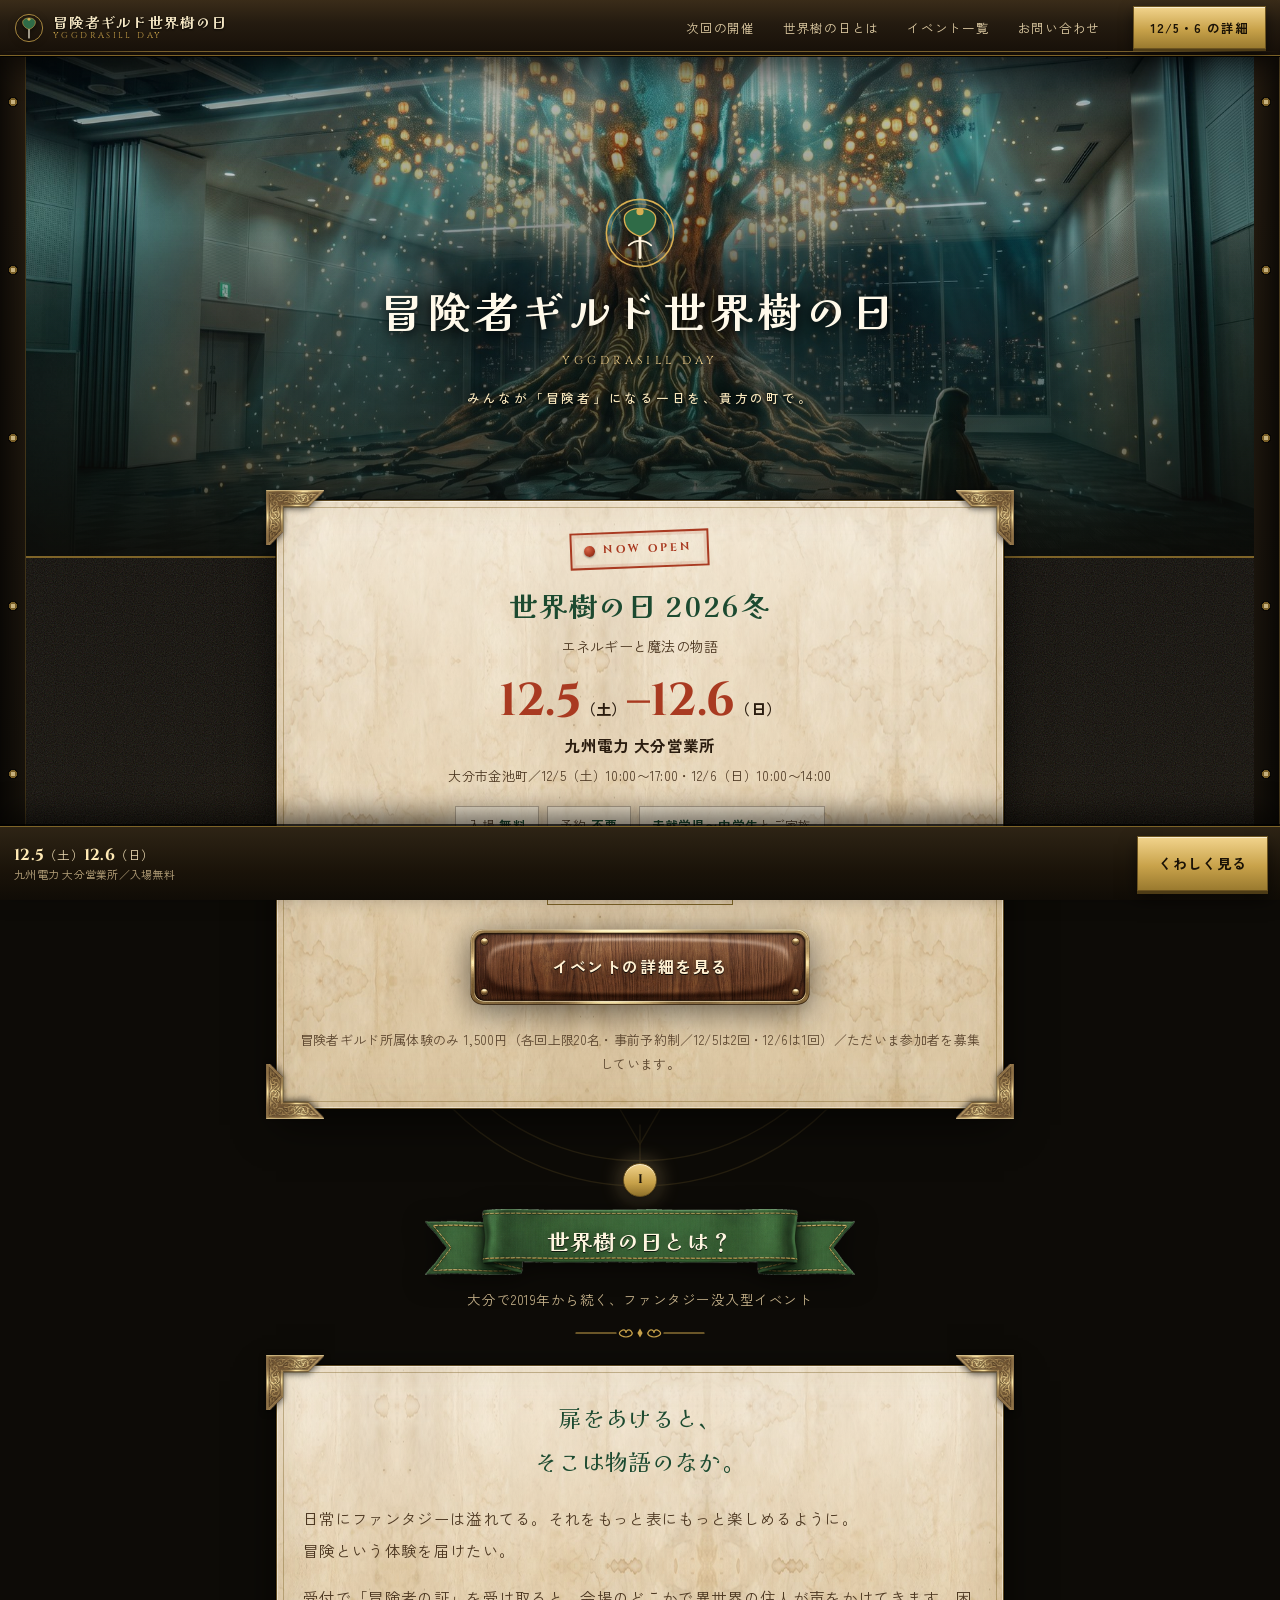
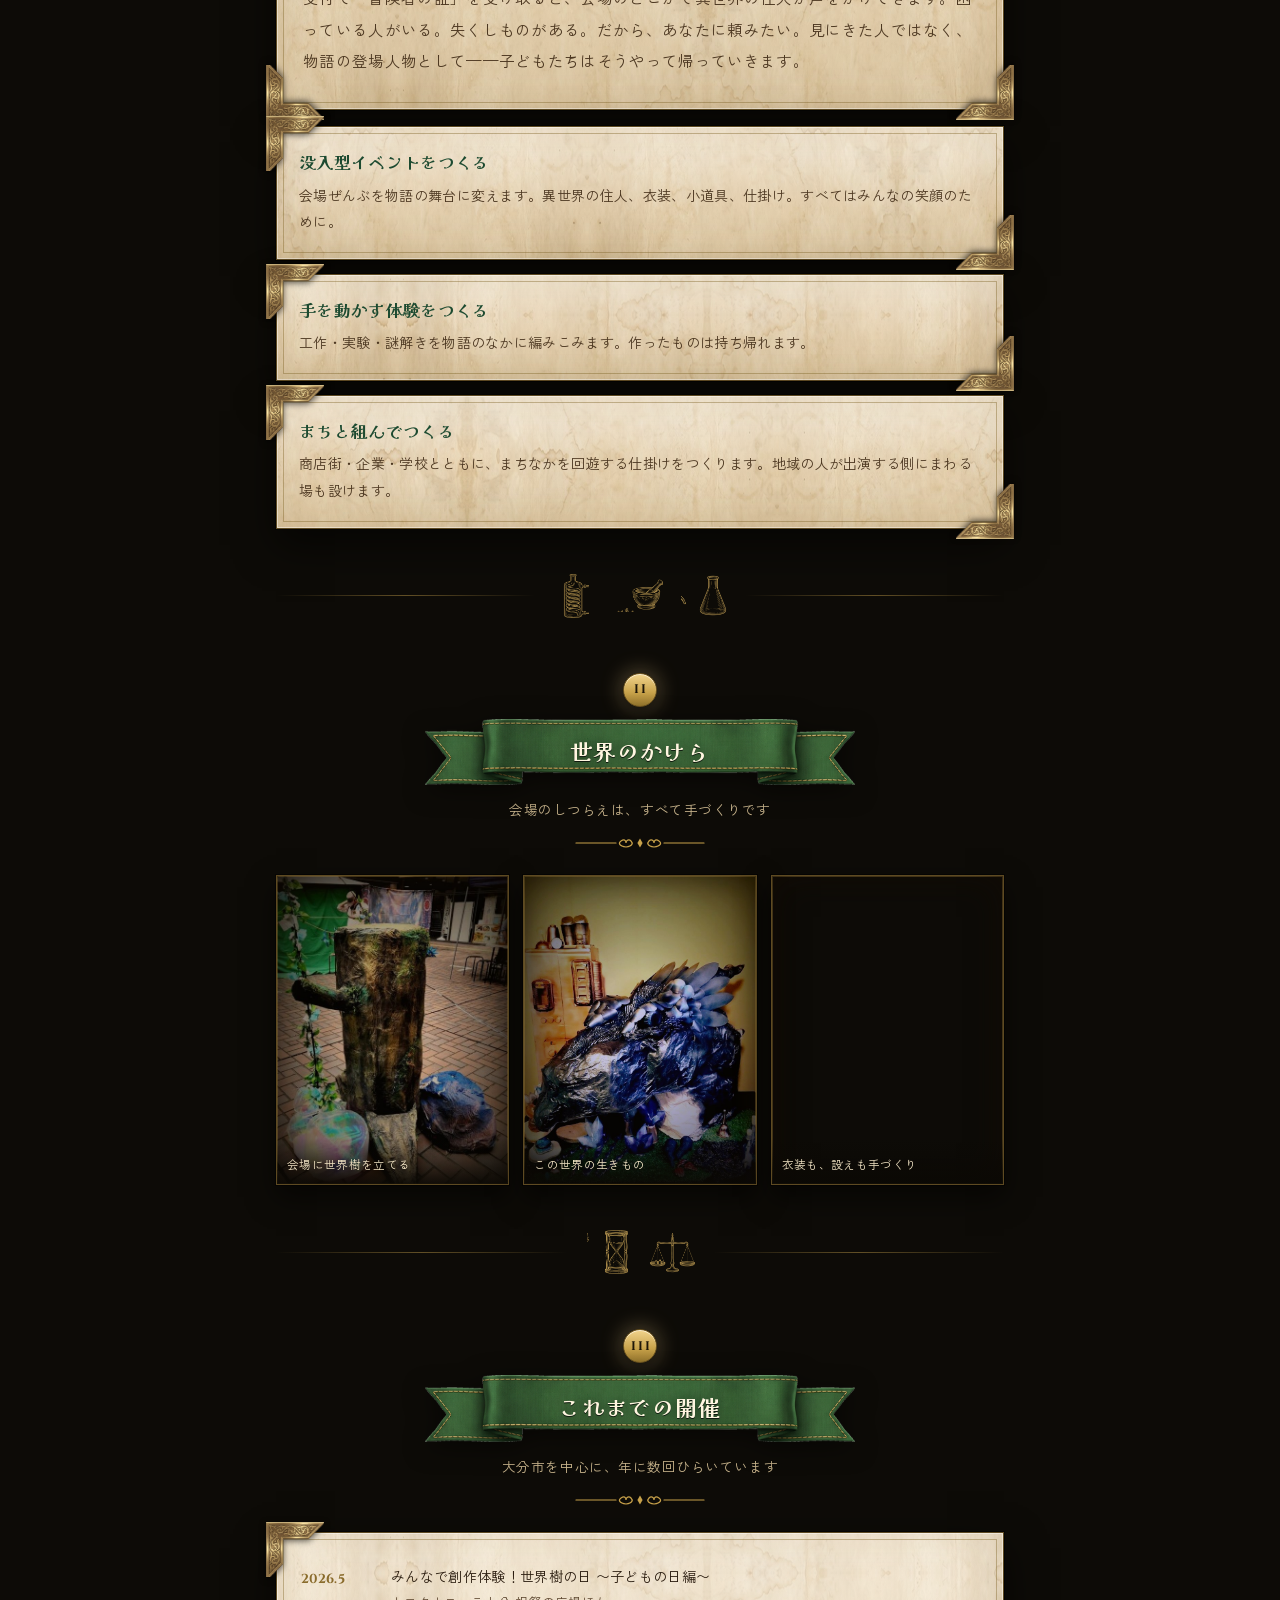
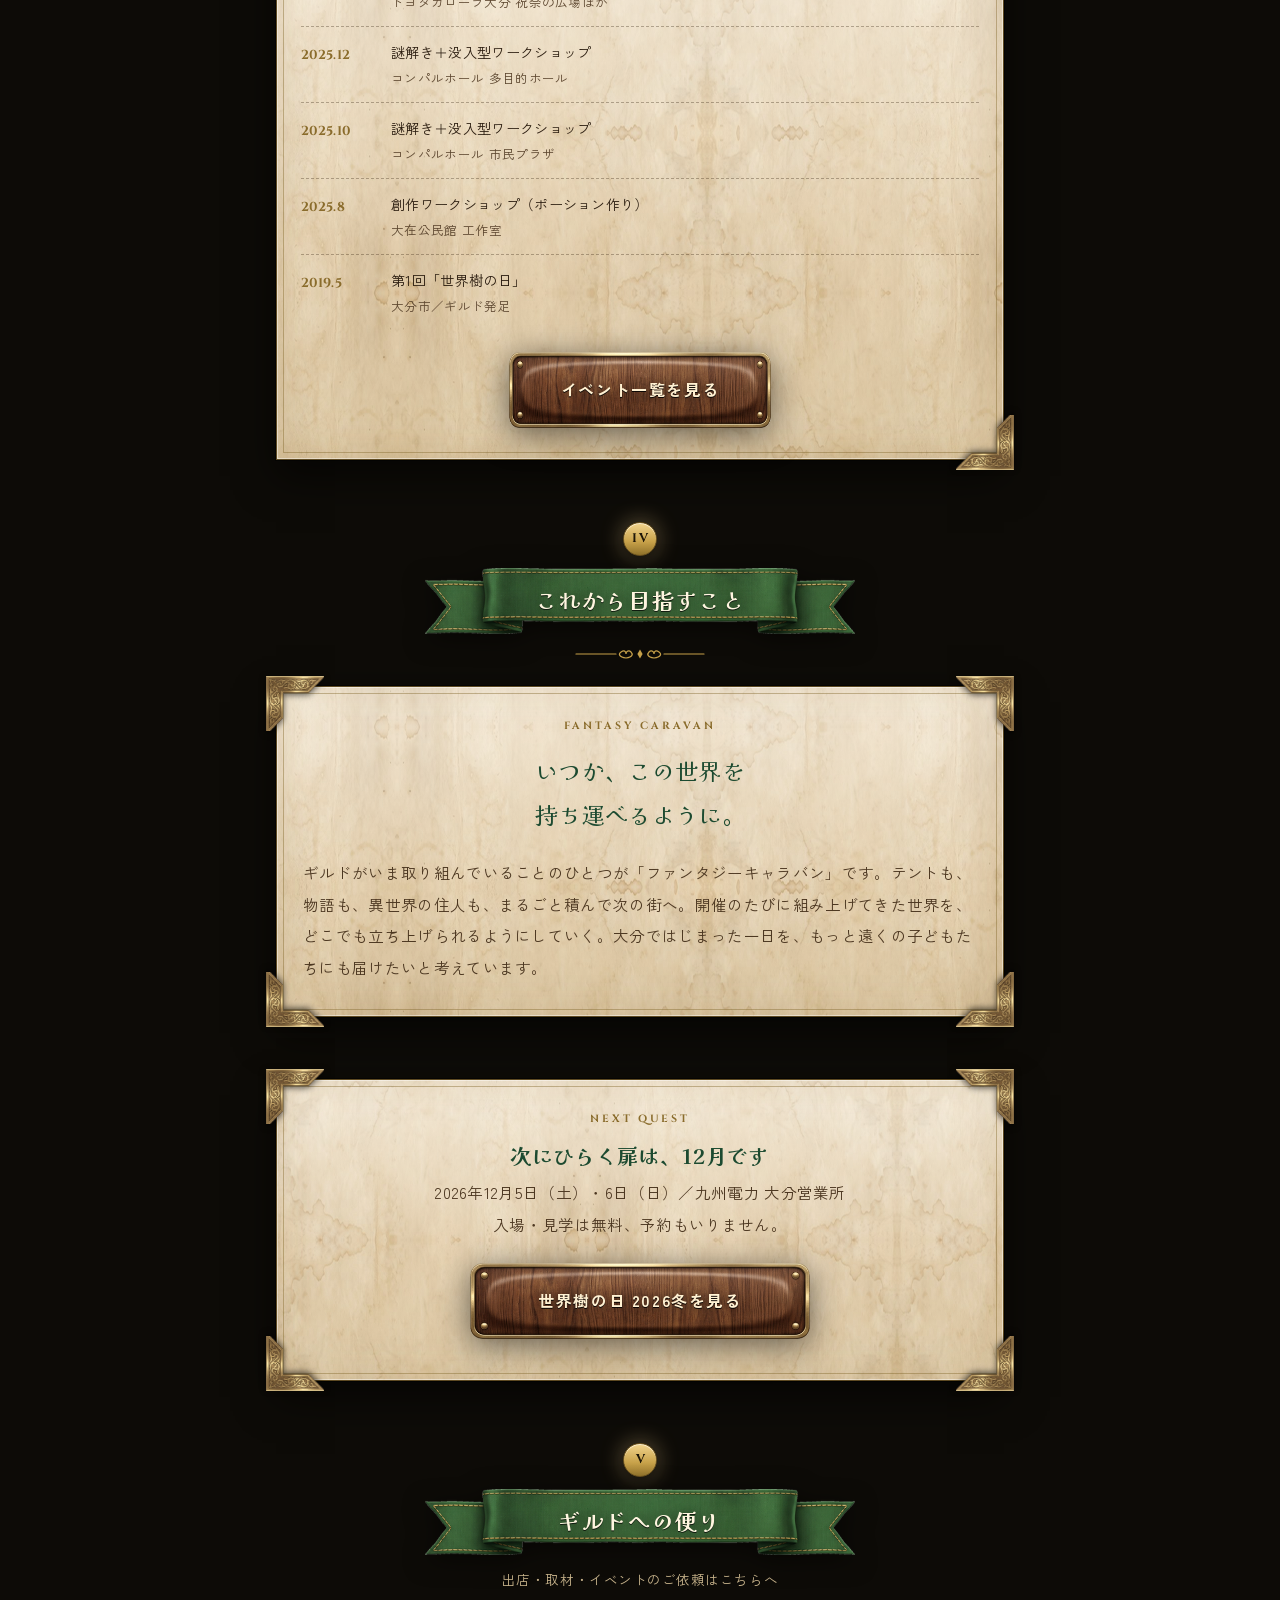
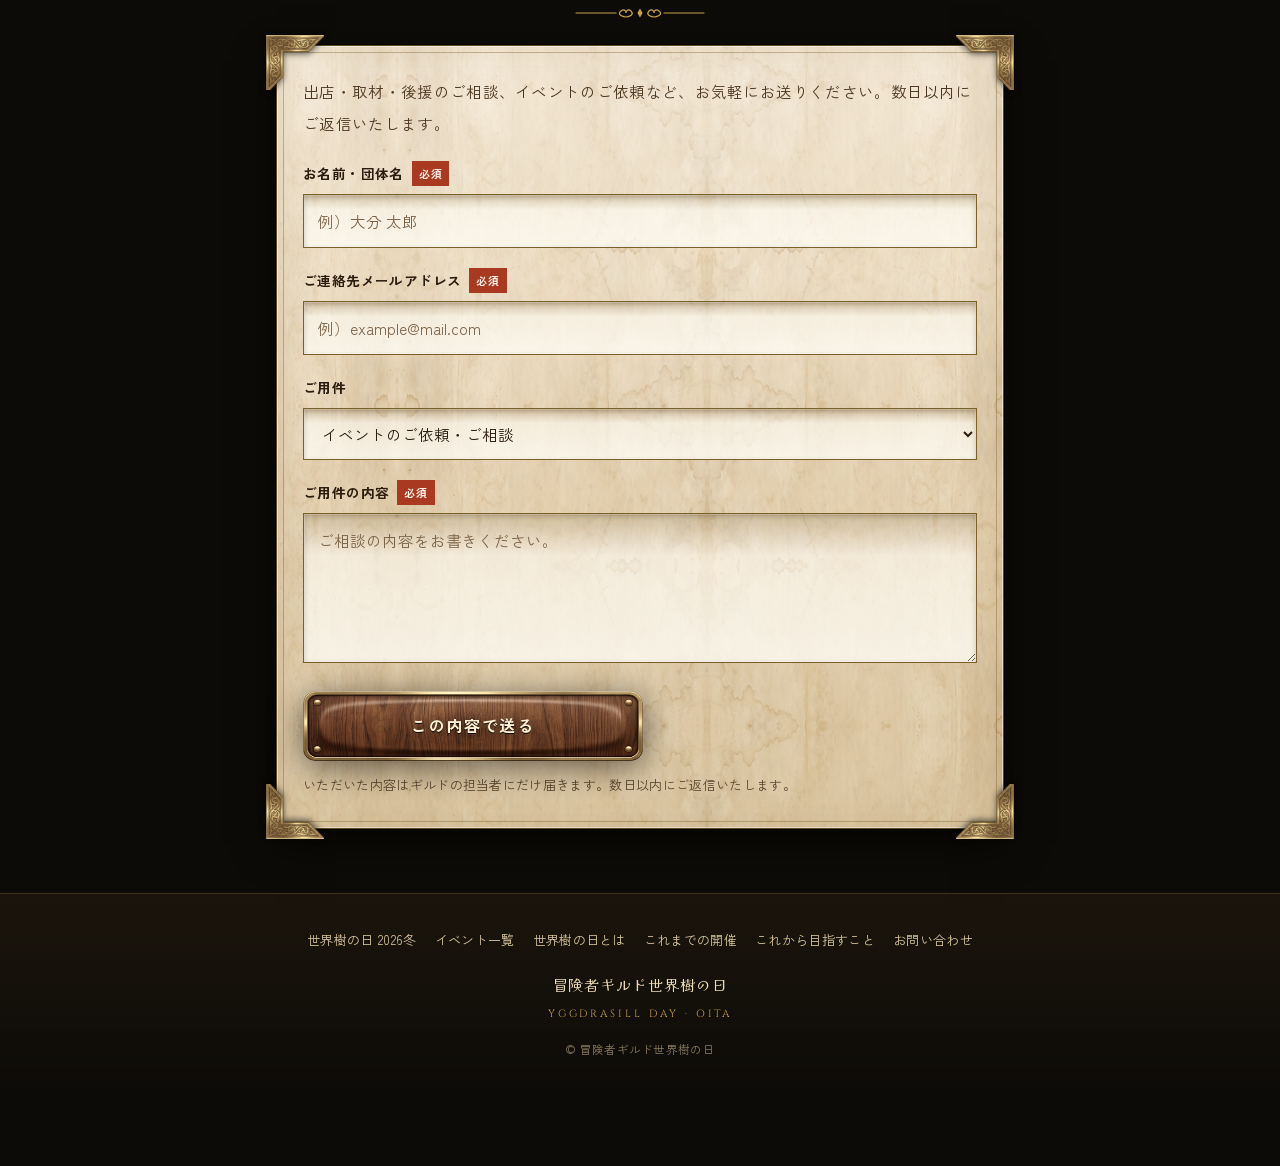
<file: index.html>
<!doctype html>
<html lang="ja" class="no-js">
<head>
<script async src="https://pagead2.googlesyndication.com/pagead/js/adsbygoogle.js?client=ca-pub-9466047123432701" crossorigin="anonymous"></script>
<meta charset="utf-8">
<meta name="viewport" content="width=device-width,initial-scale=1">
<title>冒険者ギルド世界樹の日｜大分の子ども向け没入型イベント</title>
<meta name="description" content="大分で「子どもが冒険者になる一日」をつくっている団体、冒険者ギルド世界樹の日の公式サイト。謎解き・工作・異世界の住人による没入型イベントを企画・運営しています。次回は2026年12月5日（土）・6日（日）、大分市の九州電力大分営業所にて開催。入場無料・予約不要。">
<meta name="theme-color" content="#0D0B07">
<link rel="canonical" href="https://sekaijunohi.com/">

<meta property="og:type" content="website">
<meta property="og:site_name" content="冒険者ギルド世界樹の日">
<meta property="og:locale" content="ja_JP">
<meta property="og:title" content="冒険者ギルド世界樹の日｜大分の子ども向け没入型イベント">
<meta property="og:description" content="大分で「子どもが冒険者になる一日」をつくっています。次回は12/5・6、大分市。入場無料・予約不要。">
<meta property="og:url" content="https://sekaijunohi.com/">
<meta property="og:image" content="https://sekaijunohi.com/assets/og.jpg">
<meta property="og:image:width" content="1200">
<meta property="og:image:height" content="630">
<meta name="twitter:card" content="summary_large_image">

<link rel="icon" href="favicon.svg" type="image/svg+xml">
<link rel="preconnect" href="https://fonts.googleapis.com">
<link rel="preconnect" href="https://fonts.gstatic.com" crossorigin>
<link rel="stylesheet" href="https://fonts.googleapis.com/css2?family=Kaisei+Decol:wght@400;700&family=Zen+Kaku+Gothic+New:wght@400;500;700&family=Cinzel:wght@600;700&display=swap">
<link rel="preload" as="image" href="assets/img/hero.jpg">
<link rel="stylesheet" href="assets/site.css">
<script>document.documentElement.classList.remove('no-js');</script>

<script type="application/ld+json">
{
  "@context":"https://schema.org",
  "@graph":[
    {
      "@type":"Organization",
      "@id":"https://sekaijunohi.com/#org",
      "name":"冒険者ギルド世界樹の日",
      "alternateName":"YGGDRASILL DAY",
      "url":"https://sekaijunohi.com/",
      "logo":"https://sekaijunohi.com/assets/og.jpg",
      "foundingDate":"2019-05-05",
      "description":"大分で子ども向けの没入型イベントを企画・運営する団体。謎解き・工作・異世界の住人による体験をつくっています。",
      "address":{"@type":"PostalAddress","addressLocality":"大分市","addressRegion":"大分県","addressCountry":"JP"},
      "areaServed":{"@type":"AdministrativeArea","name":"大分県"}
    },
    {
      "@type":"WebSite",
      "@id":"https://sekaijunohi.com/#site",
      "url":"https://sekaijunohi.com/",
      "name":"冒険者ギルド世界樹の日",
      "inLanguage":"ja",
      "publisher":{"@id":"https://sekaijunohi.com/#org"}
    }
  ]
}
</script>
</head>
<body>
<a class="skip" href="#main">本文へ進む</a>

<header class="hud">
  <a class="mark" href="index.html" aria-current="page">
    <svg viewBox="0 0 66 66" aria-hidden="true">
      <circle cx="33" cy="33" r="30" fill="none" stroke="#D8AF52" stroke-width="1.6"/>
      <path d="M33 55V33" stroke="#FFF6E0" stroke-width="2.6" stroke-linecap="round"/>
      <path d="M33 36c-9-3-14-9-14-16 0-5 6-9 14-9s14 4 14 9c0 7-5 13-14 16z" fill="#2F6B47" stroke="#D8AF52" stroke-width="1.3"/>
      <circle cx="33" cy="14" r="3.2" fill="#D8AF52"/>
    </svg>
    <span>
      <b>冒険者ギルド世界樹の日</b>
      <i>YGGDRASILL DAY</i>
    </span>
  </a>
  <nav aria-label="このページの目次">
    <a href="#next">次回の開催</a>
    <a href="#about">世界樹の日とは</a>
    <a href="events/">イベント一覧</a>
    <a href="#contact">お問い合わせ</a>
  </nav>
  <a class="cta" href="2026winter/">12/5・6 の詳細</a>
  <span class="prog" id="prog" aria-hidden="true"></span>
</header>
<div class="rail" aria-hidden="true"></div>
<div class="rail r" aria-hidden="true"></div>

<div class="top">
  <img class="bg" src="assets/img/hero.jpg" width="1800" height="1005" fetchpriority="high"
       alt="ホールの床を突き破って天井まで伸びる巨大な樹。根と幹に光る紋様が走り、黄金のランタンと光の粒が舞う。手前にマントを羽織った人物が小さく立っている">
  <div class="embers" id="embers" aria-hidden="true"></div>
  <div class="crestwrap">
    <svg class="crest" viewBox="0 0 66 66" aria-hidden="true">
      <circle cx="33" cy="33" r="30" fill="none" stroke="#D8AF52" stroke-width="1.4"/>
      <circle cx="33" cy="33" r="26" fill="none" stroke="#D8AF52" stroke-width=".7" opacity=".7"/>
      <path d="M33 55V33" stroke="#FFF6E0" stroke-width="2.6" stroke-linecap="round"/>
      <path d="M33 36c-9-3-14-9-14-16 0-5 6-9 14-9s14 4 14 9c0 7-5 13-14 16z" fill="#2F6B47" stroke="#D8AF52" stroke-width="1.2"/>
      <path d="M23 44c3-3 6-4 10-4s7 1 10 4" fill="none" stroke="#FFF6E0" stroke-width="1.6" stroke-linecap="round"/>
      <circle cx="33" cy="14" r="3.2" fill="#D8AF52"/>
    </svg>
    <h1>冒険者ギルド世界樹の日</h1>
    <div class="en">YGGDRASILL DAY</div>
    <div class="kicker" style="margin-top:14px;">みんなが「冒険者」になる一日を、貴方の町で。</div>
  </div>
</div>

<main id="main">

<!-- ========== 次回の開催 ========== -->
<div class="wrap notice" id="next">
  <div class="panel">
    <i class="corner c-tl"></i><i class="corner c-tr"></i><i class="corner c-bl"></i><i class="corner c-br"></i>
    <div class="stamp">NOW OPEN</div>
    <h2>世界樹の日 2026冬</h2>
    <div class="sub">エネルギーと魔法の物語</div>
    <div class="dateline">12.5<b>（土）</b>–12.6<b>（日）</b></div>
    <div class="where">九州電力 大分営業所<small>大分市金池町／12/5（土）10:00〜17:00・12/6（日）10:00〜14:00</small></div>
    <div class="quickfacts">
      <span>入場 <b>無料</b></span>
      <span>予約 <b>不要</b></span>
      <span><b>未就学児〜中学生</b>とご家族</span>
    </div>
    <div class="countdown" id="cd" data-target="2026-12-05T10:00:00+09:00" data-end="2026-12-06T14:00:00+09:00" hidden>
      <span class="lb">開催まで</span><span class="n">–</span><span class="u">日</span>
    </div>
    <p style="margin-top:24px;"><a class="btn wide" href="2026winter/">イベントの詳細を見る</a></p>
    <p class="note" style="margin-top:14px;">冒険者ギルド所属体験のみ 1,500円（各回上限20名・事前予約制／12/5は2回・12/6は1回）／ただいま参加者を募集しています。</p>
  </div>
</div>

<div class="orrery" style="top:640px;" aria-hidden="true">
  <svg viewBox="0 0 400 400">
    <g class="ring-a" fill="none" stroke="#C8A24A" stroke-width="1">
      <circle cx="200" cy="200" r="190"/><circle cx="200" cy="200" r="172"/>
      <path d="M200 40 L338 280 L62 280 Z"/><path d="M200 26v28M200 346v28M26 200h28M346 200h28"/>
    </g>
    <g class="ring-b" fill="none" stroke="#C8A24A" stroke-width="1">
      <circle cx="200" cy="200" r="128"/><circle cx="200" cy="200" r="74"/>
      <path d="M200 360 L62 120 L338 120 Z"/>
    </g>
    <g fill="#C8A24A"><circle cx="200" cy="72" r="5"/><circle cx="311" cy="264" r="5"/><circle cx="89" cy="264" r="5"/>
      <circle cx="200" cy="328" r="5"/><circle cx="89" cy="136" r="5"/><circle cx="311" cy="136" r="5"/></g>
  </svg>
</div>

<!-- ========== 世界樹の日とは ========== -->
<section id="about">
  <div class="wrap">
    <div class="chead">
      <div class="rn">I</div>
      <h2>世界樹の日とは？</h2>
      <p class="lead">大分で2019年から続く、ファンタジー没入型イベント</p>
      <div class="dash"></div>
    </div>

    <div class="panel pad">
      <i class="corner c-tl"></i><i class="corner c-tr"></i><i class="corner c-bl"></i><i class="corner c-br"></i>
      <p class="lede">扉をあけると、<br>そこは物語のなか。</p>
      <p class="body-t" style="margin-top:20px;">日常にファンタジーは溢れてる。それをもっと表にもっと楽しめるように。<br>冒険という体験を届けたい。</p>
      <p class="body-t">受付で「冒険者の証」を受け取ると、会場のどこかで異世界の住人が声をかけてきます。困っている人がいる。失くしものがある。だから、あなたに頼みたい。見にきた人ではなく、物語の登場人物として——子どもたちはそうやって帰っていきます。</p>
    </div>

    <div class="cards" style="margin-top:16px;">
      <div class="panel">
        <i class="corner c-tl"></i><i class="corner c-br"></i>
        <h3>没入型イベントをつくる</h3>
        <p>会場ぜんぶを物語の舞台に変えます。異世界の住人、衣装、小道具、仕掛け。すべてはみんなの笑顔のために。</p>
      </div>
      <div class="panel">
        <i class="corner c-tl"></i><i class="corner c-br"></i>
        <h3>手を動かす体験をつくる</h3>
        <p>工作・実験・謎解きを物語のなかに編みこみます。作ったものは持ち帰れます。</p>
      </div>
      <div class="panel">
        <i class="corner c-tl"></i><i class="corner c-br"></i>
        <h3>まちと組んでつくる</h3>
        <p>商店街・企業・学校とともに、まちなかを回遊する仕掛けをつくります。地域の人が出演する側にまわる場も設けます。</p>
      </div>
    </div>
  </div>
</section>

<div class="engrave" aria-hidden="true"><span class="rule"></span>
  <img src="assets/img/eng_coil.png" alt="" width="208" height="360" loading="lazy" decoding="async">
  <img src="assets/img/eng_mortar.png" alt="" width="360" height="260" loading="lazy" decoding="async">
  <img src="assets/img/eng_flask.png" alt="" width="360" height="321" loading="lazy" decoding="async">
  <span class="rule"></span></div>

<!-- ========== 世界のかけら ========== -->
<section id="gallery">
  <div class="wrap">
    <div class="chead">
      <div class="rn">II</div>
      <h2>世界のかけら</h2>
      <p class="lead">会場のしつらえは、すべて手づくりです</p>
      <div class="dash"></div>
    </div>
    <div class="gal">
      <div class="gal-track" id="galTrack">
        <figure class="win2"><img src="assets/img/photo_worldtree.jpg" width="486" height="720" loading="lazy" decoding="async" alt="会場に立てた手づくりの世界樹のオブジェ"><figcaption>会場に世界樹を立てる</figcaption></figure>
        <figure class="win2"><img src="assets/img/photo_beast.jpg" width="795" height="900" loading="lazy" decoding="async" alt="手づくりで造形した大きな幻獣"><figcaption>この世界の生きもの</figcaption></figure>
        <figure class="win2"><img src="assets/img/photo_costume.jpg" width="509" height="900" loading="lazy" decoding="async" alt="草木をあしらった手づくりの衣装と設え"><figcaption>衣装も、設えも手づくり</figcaption></figure>
      </div>
      <div class="gal-dots" id="galDots" role="tablist" aria-label="写真を選ぶ"></div>
      <span class="gal-hint">← 横にスワイプできます →</span>
    </div>
  </div>
</section>

<div class="engrave" aria-hidden="true"><span class="rule"></span>
  <img src="assets/img/eng_glass.png" alt="" width="332" height="360" loading="lazy" decoding="async">
  <img src="assets/img/eng_scale.png" alt="" width="360" height="326" loading="lazy" decoding="async">
  <span class="rule"></span></div>

<!-- ========== これまでの開催 ========== -->
<section id="works">
  <div class="wrap">
    <div class="chead">
      <div class="rn">III</div>
      <h2>これまでの開催</h2>
      <p class="lead">大分市を中心に、年に数回ひらいています</p>
      <div class="dash"></div>
    </div>
    <div class="panel" style="padding:18px 24px 22px;">
      <i class="corner c-tl"></i><i class="corner c-br"></i>
      <div class="recs">
        <div class="rec"><span class="y">2026.5</span><span class="t">みんなで創作体験！世界樹の日 〜子どもの日編〜<small>トヨタカローラ大分 祝祭の広場ほか</small></span></div>
        <div class="rec"><span class="y">2025.12</span><span class="t">謎解き＋没入型ワークショップ<small>コンパルホール 多目的ホール</small></span></div>
        <div class="rec"><span class="y">2025.10</span><span class="t">謎解き＋没入型ワークショップ<small>コンパルホール 市民プラザ</small></span></div>
        <div class="rec"><span class="y">2025.8</span><span class="t">創作ワークショップ（ポーション作り）<small>大在公民館 工作室</small></span></div>
        <div class="rec"><span class="y">2019.5</span><span class="t">第1回「世界樹の日」<small>大分市／ギルド発足</small></span></div>
      </div>
      <p style="margin-top:22px;text-align:center;"><a class="btn" href="events/">イベント一覧を見る</a></p>
    </div>
  </div>
</section>

<!-- ========== キャラバン ========== -->
<section id="caravan">
  <div class="wrap">
    <div class="chead">
      <div class="rn">IV</div>
      <h2>これから目指すこと</h2>
      <div class="dash"></div>
    </div>
    <div class="panel pad" style="text-align:center;">
      <i class="corner c-tl"></i><i class="corner c-tr"></i><i class="corner c-bl"></i><i class="corner c-br"></i>
      <div style="font-family:'Cinzel',serif;font-size:10.5px;letter-spacing:.28em;color:#8A6C2C;font-weight:700;">FANTASY CARAVAN</div>
      <p class="lede" style="margin-top:12px;">いつか、この世界を<br>持ち運べるように。</p>
      <p class="body-t" style="margin-top:20px;text-align:left;">ギルドがいま取り組んでいることのひとつが「ファンタジーキャラバン」です。テントも、物語も、異世界の住人も、まるごと積んで次の街へ。開催のたびに組み上げてきた世界を、どこでも立ち上げられるようにしていく。大分ではじまった一日を、もっと遠くの子どもたちにも届けたいと考えています。</p>
    </div>
  </div>
</section>

<!-- ========== 次回への送り ========== -->
<section>
  <div class="wrap">
    <div class="panel pad" style="text-align:center;">
      <i class="corner c-tl"></i><i class="corner c-tr"></i><i class="corner c-bl"></i><i class="corner c-br"></i>
      <div style="font-family:'Cinzel',serif;font-size:10.5px;letter-spacing:.26em;color:#8A6C2C;font-weight:700;">NEXT QUEST</div>
      <h3 style="font-size:21px;margin:10px 0 6px;color:var(--forest);">次にひらく扉は、12月です</h3>
      <p class="body-t">2026年12月5日（土）・6日（日）／九州電力 大分営業所<br>入場・見学は無料、予約もいりません。</p>
      <p style="margin-top:22px;"><a class="btn wide" href="2026winter/">世界樹の日 2026冬を見る</a></p>
    </div>
  </div>
</section>

<!-- ========== 問い合わせ ========== -->
<section id="contact">
  <div class="wrap">
    <div class="chead">
      <div class="rn">V</div>
      <h2>ギルドへの便り</h2>
      <p class="lead">出店・取材・イベントのご依頼はこちらへ</p>
      <div class="dash"></div>
    </div>
    <div class="panel letter">
      <i class="corner c-tl"></i><i class="corner c-tr"></i><i class="corner c-bl"></i><i class="corner c-br"></i>
      <p class="body-t" style="margin-bottom:22px;">出店・取材・後援のご相談、イベントのご依頼など、お気軽にお送りください。数日以内にご返信いたします。</p>

      <form id="inquiry" novalidate
            data-endpoint="https://docs.google.com/forms/d/e/1FAIpQLSdWLnMm5F1AxfAqeDco7ZipC4peMFlC3TW93FUST728KzhU6A/formResponse"
            data-f-name="entry.346945777"
            data-f-mail="entry.1432724511"
            data-f-kind="entry.2099927265"
            data-f-body="entry.1300954965">
        <div class="fld">
          <label for="q-name">お名前・団体名<span class="req">必須</span></label>
          <input id="q-name" name="qname" type="text" autocomplete="name" required placeholder="例）大分 太郎">
        </div>
        <div class="fld">
          <label for="q-mail">ご連絡先メールアドレス<span class="req">必須</span></label>
          <input id="q-mail" name="qmail" type="email" autocomplete="email" inputmode="email" required placeholder="例）example@mail.com">
        </div>
        <div class="fld">
          <label for="q-kind">ご用件</label>
          <select id="q-kind" name="kind">
            <option>イベントのご依頼・ご相談</option>
            <option>出店・出演のご相談</option>
            <option>取材のご依頼</option>
            <option>後援・協賛について</option>
            <option>参加についてのご質問</option>
            <option>その他</option>
          </select>
        </div>
        <div class="fld">
          <label for="q-body">ご用件の内容<span class="req">必須</span></label>
          <textarea id="q-body" name="qbody" required placeholder="ご相談の内容をお書きください。"></textarea>
        </div>
        <div class="sr" aria-hidden="true"><label for="q-co">会社名（記入不要）</label><input id="q-co" name="company" type="text" tabindex="-1" autocomplete="off"></div>
        <button class="btn wide" type="submit">この内容で送る</button>
        <p class="hint" id="q-hint">いただいた内容はギルドの担当者にだけ届きます。数日以内にご返信いたします。</p>
      </form>

      <div class="sent" id="q-sent" hidden>
        <div class="seal" aria-hidden="true">
          <svg viewBox="0 0 48 48"><circle cx="24" cy="24" r="21" fill="none" stroke="currentColor" stroke-width="2"/><path d="M14 24.5l7 7 13-15" fill="none" stroke="currentColor" stroke-width="3.4" stroke-linecap="round" stroke-linejoin="round"/></svg>
        </div>
        <h3>便りをお預かりしました</h3>
        <p>ありがとうございます。数日以内にご返信いたします。<br>返事が届かないときは、お手数ですがもう一度お送りください。</p>
      </div>

    </div>
  </div>
</section>

</main>

<footer>
  <nav class="fnav" aria-label="サイト内リンク">
    <a href="2026winter/">世界樹の日 2026冬</a>
    <a href="events/">イベント一覧</a>
    <a href="#about">世界樹の日とは</a>
    <a href="#works">これまでの開催</a>
    <a href="#caravan">これから目指すこと</a>
    <a href="#contact">お問い合わせ</a>
  </nav>
  <div class="name">冒険者ギルド世界樹の日</div>
  <div class="en">YGGDRASILL DAY &middot; OITA</div>
  <div class="cr">&copy; 冒険者ギルド世界樹の日</div>
</footer>

<div class="dock">
  <span class="d1"><b>12.5</b>（土）<b>12.6</b>（日）<small>九州電力 大分営業所／入場無料</small></span>
  <a class="go" href="2026winter/">くわしく見る</a>
</div>

<script src="assets/site.js" defer></script>
</body>
</html>
</file>
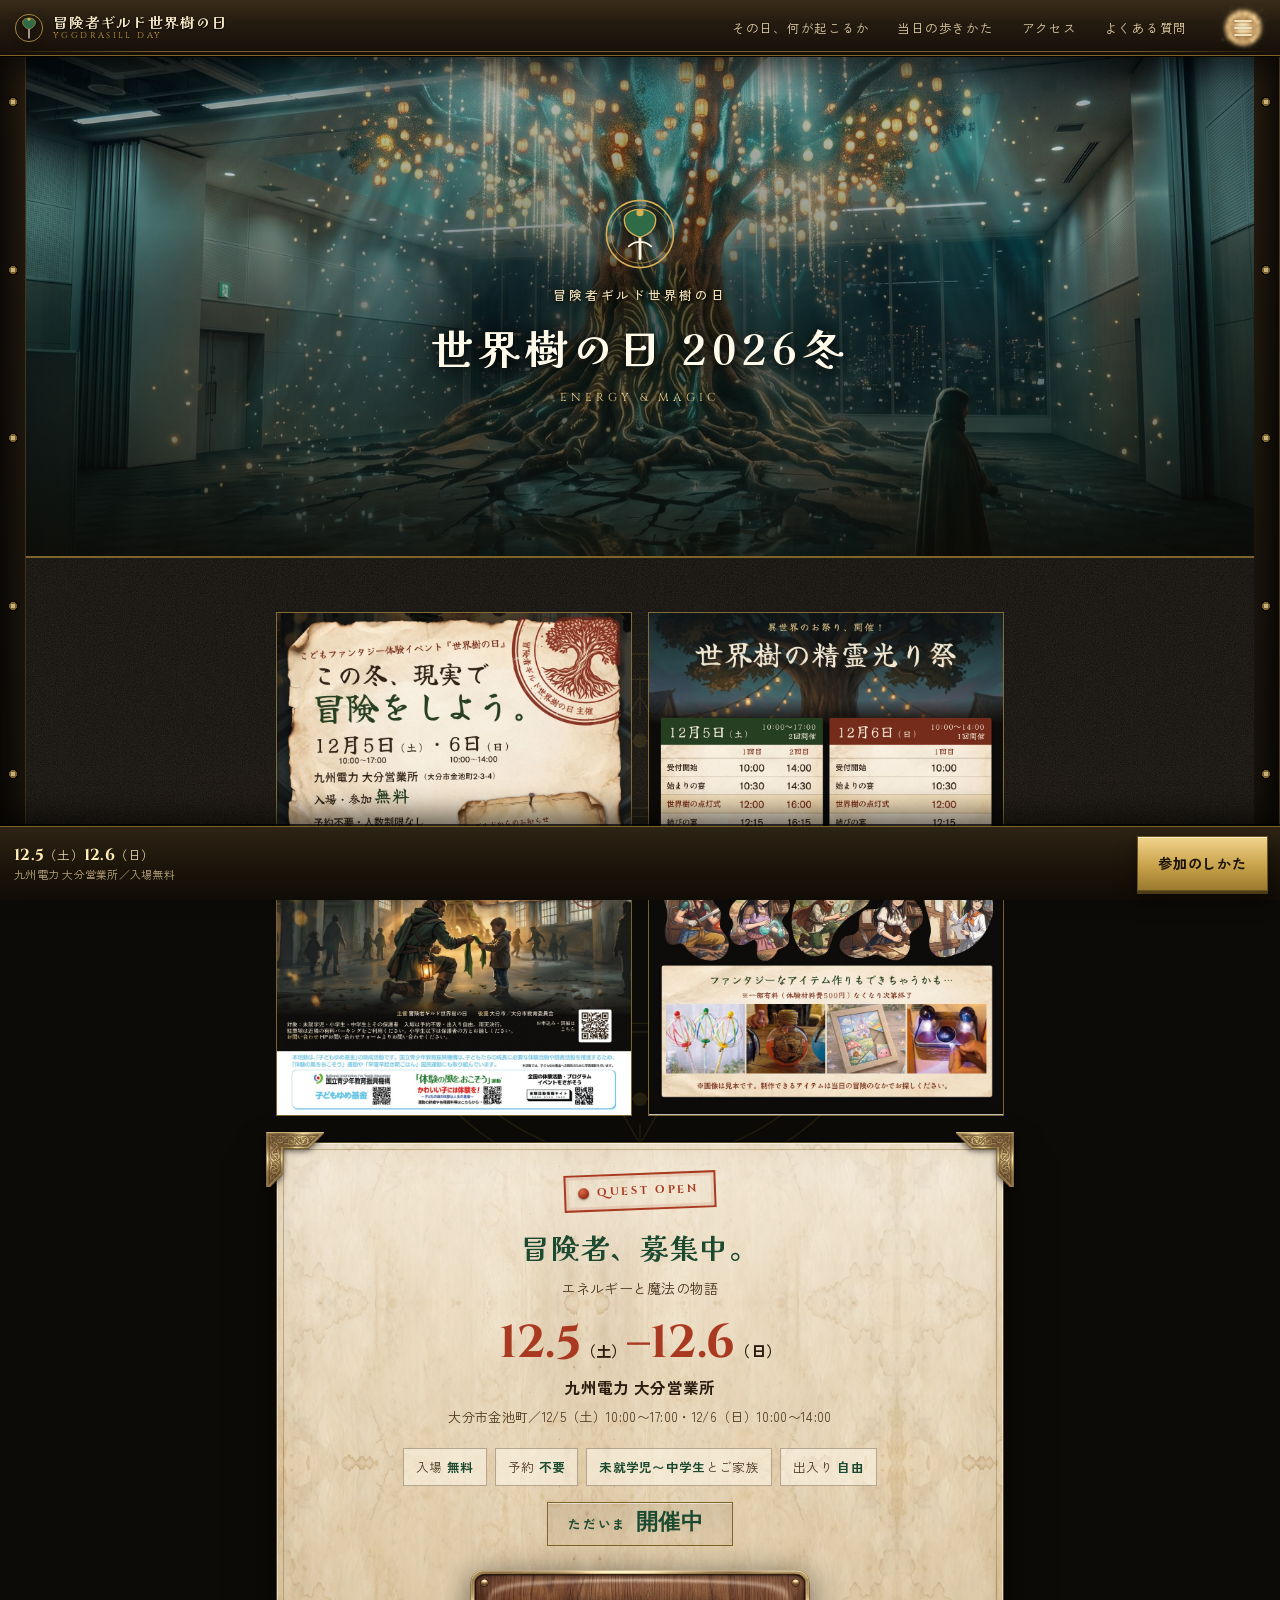
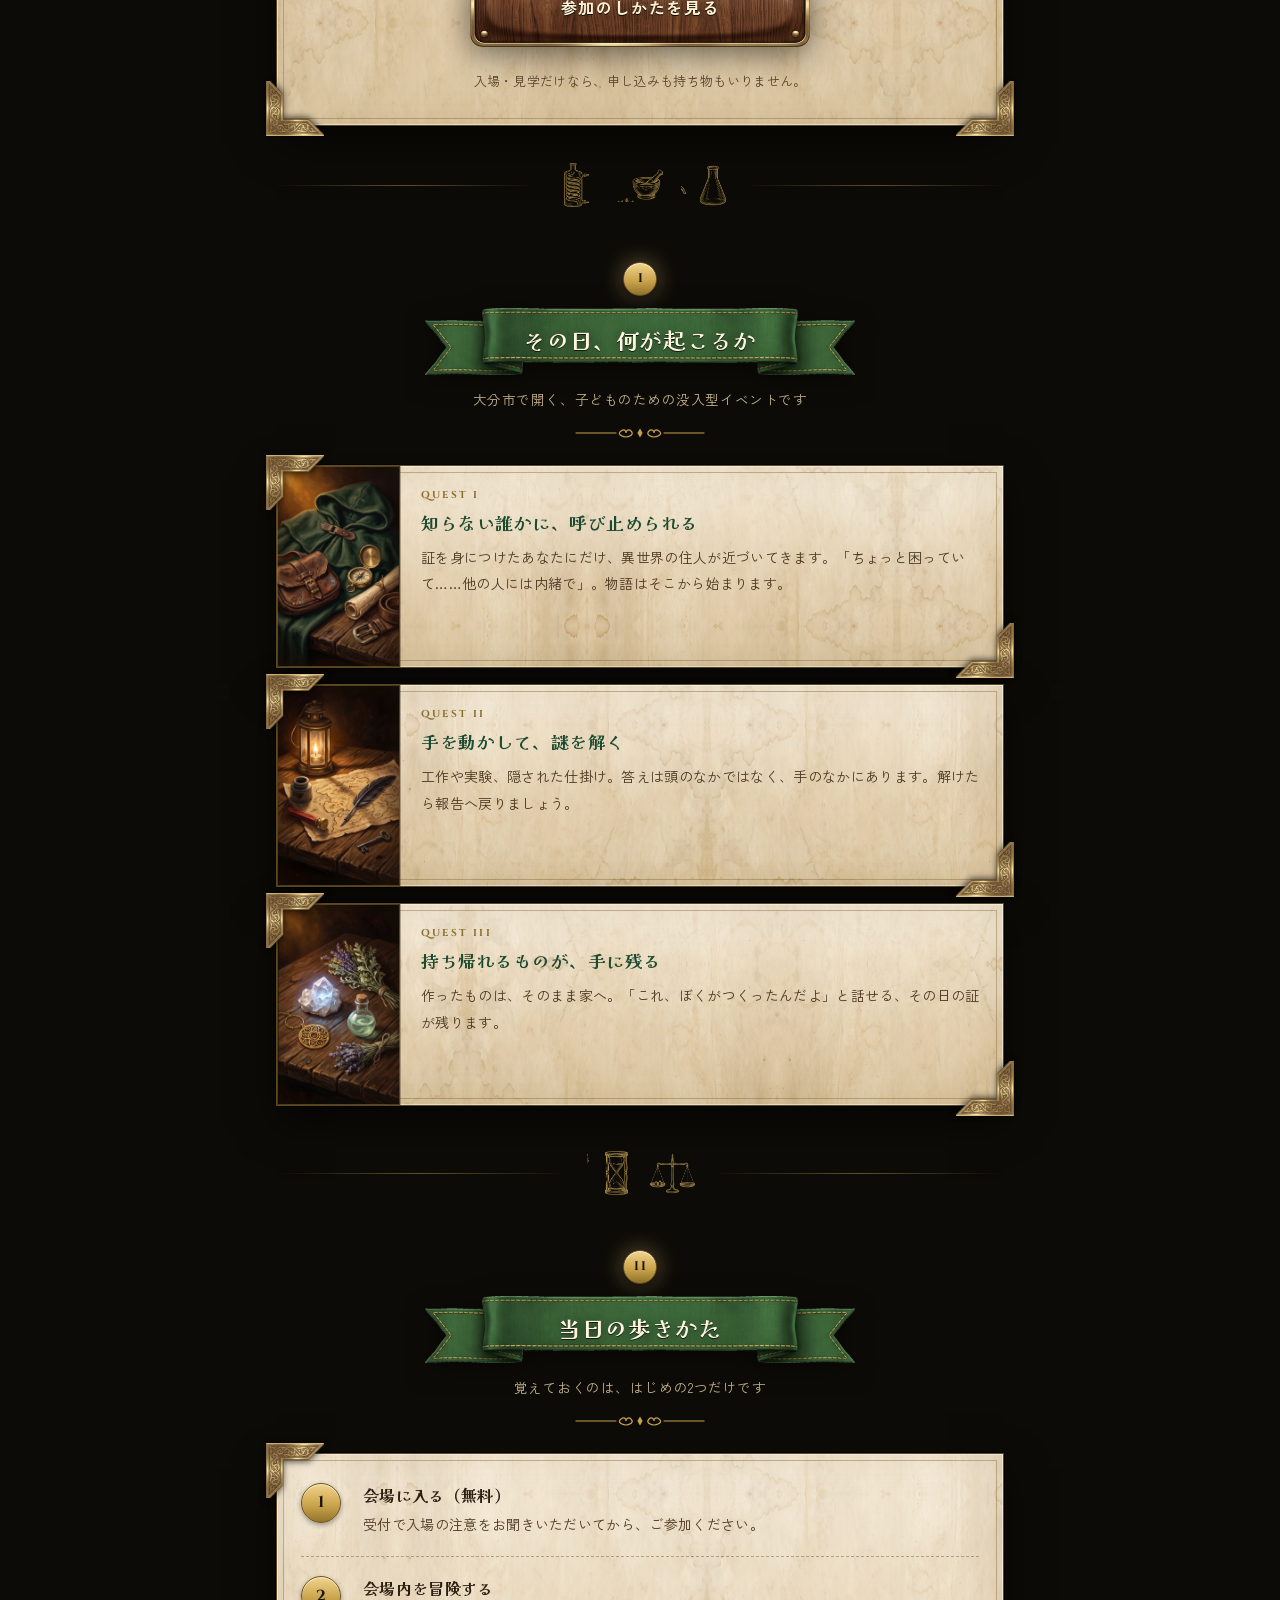
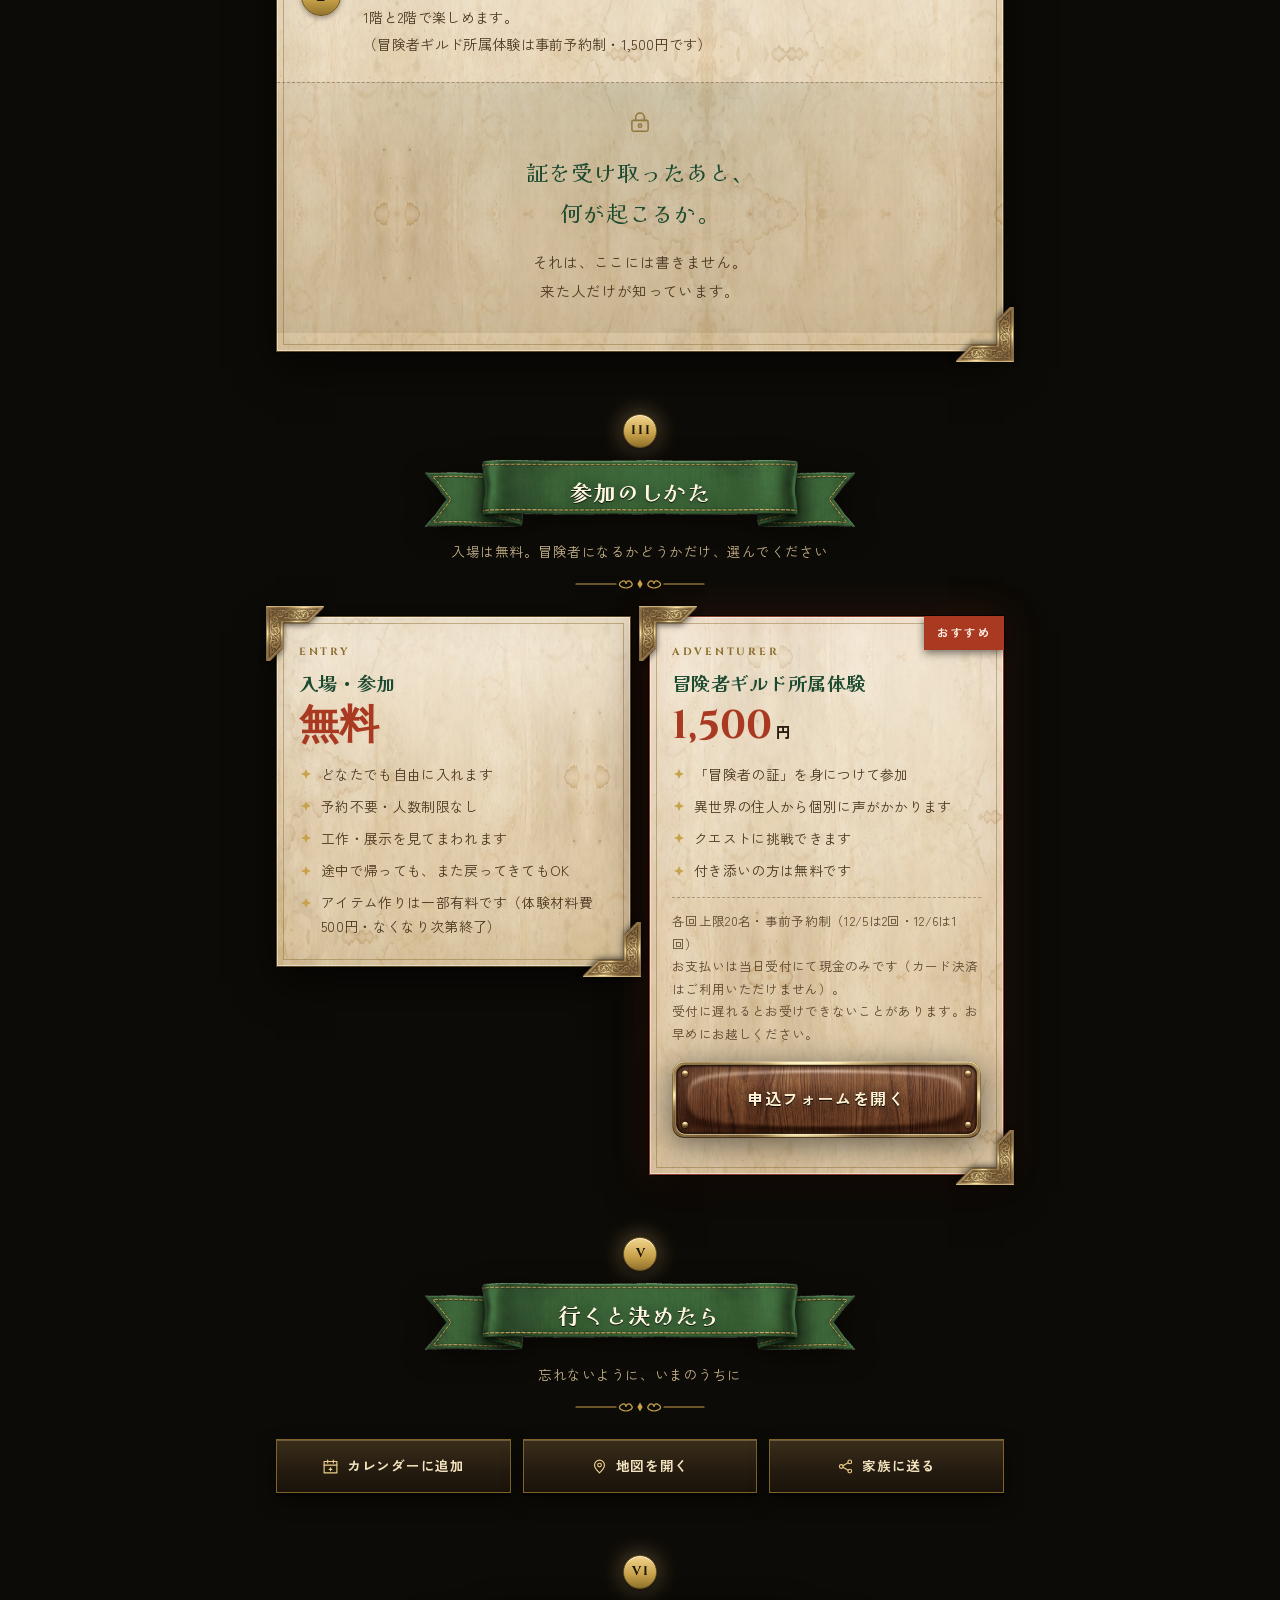
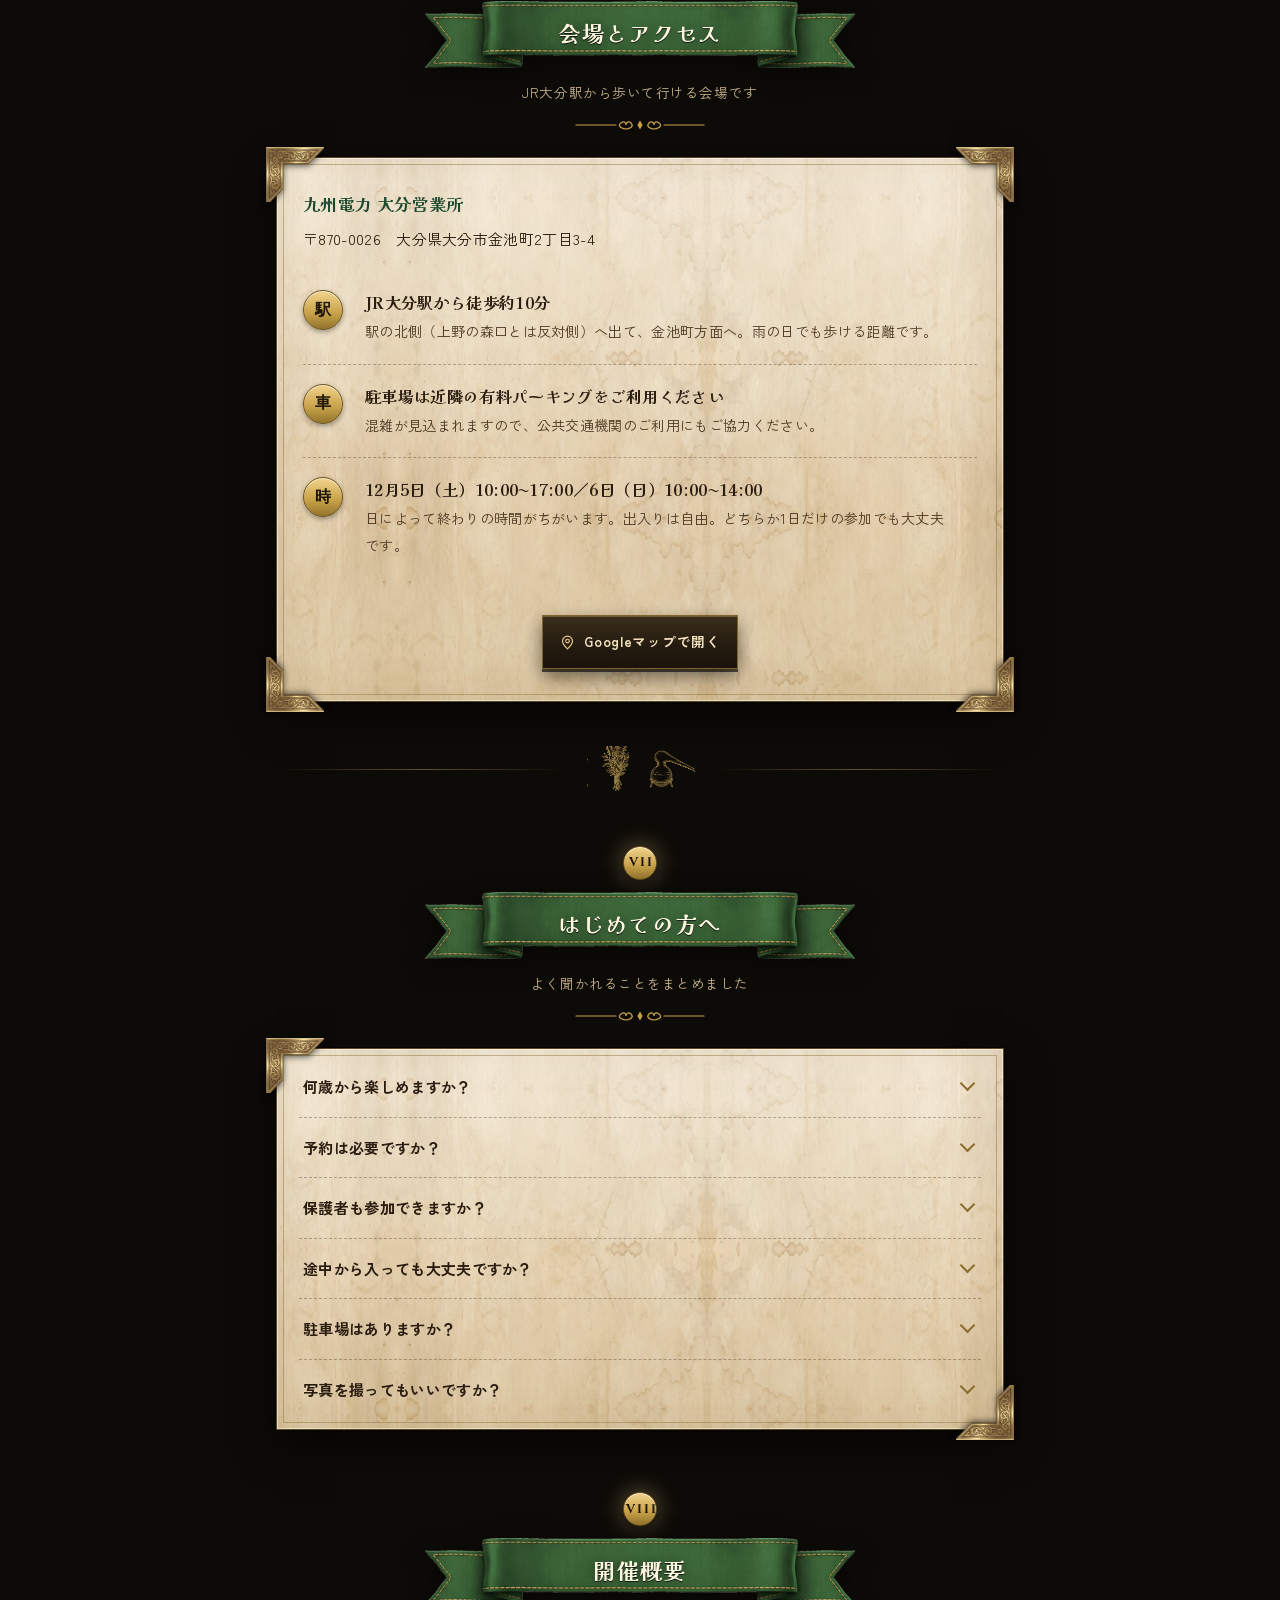
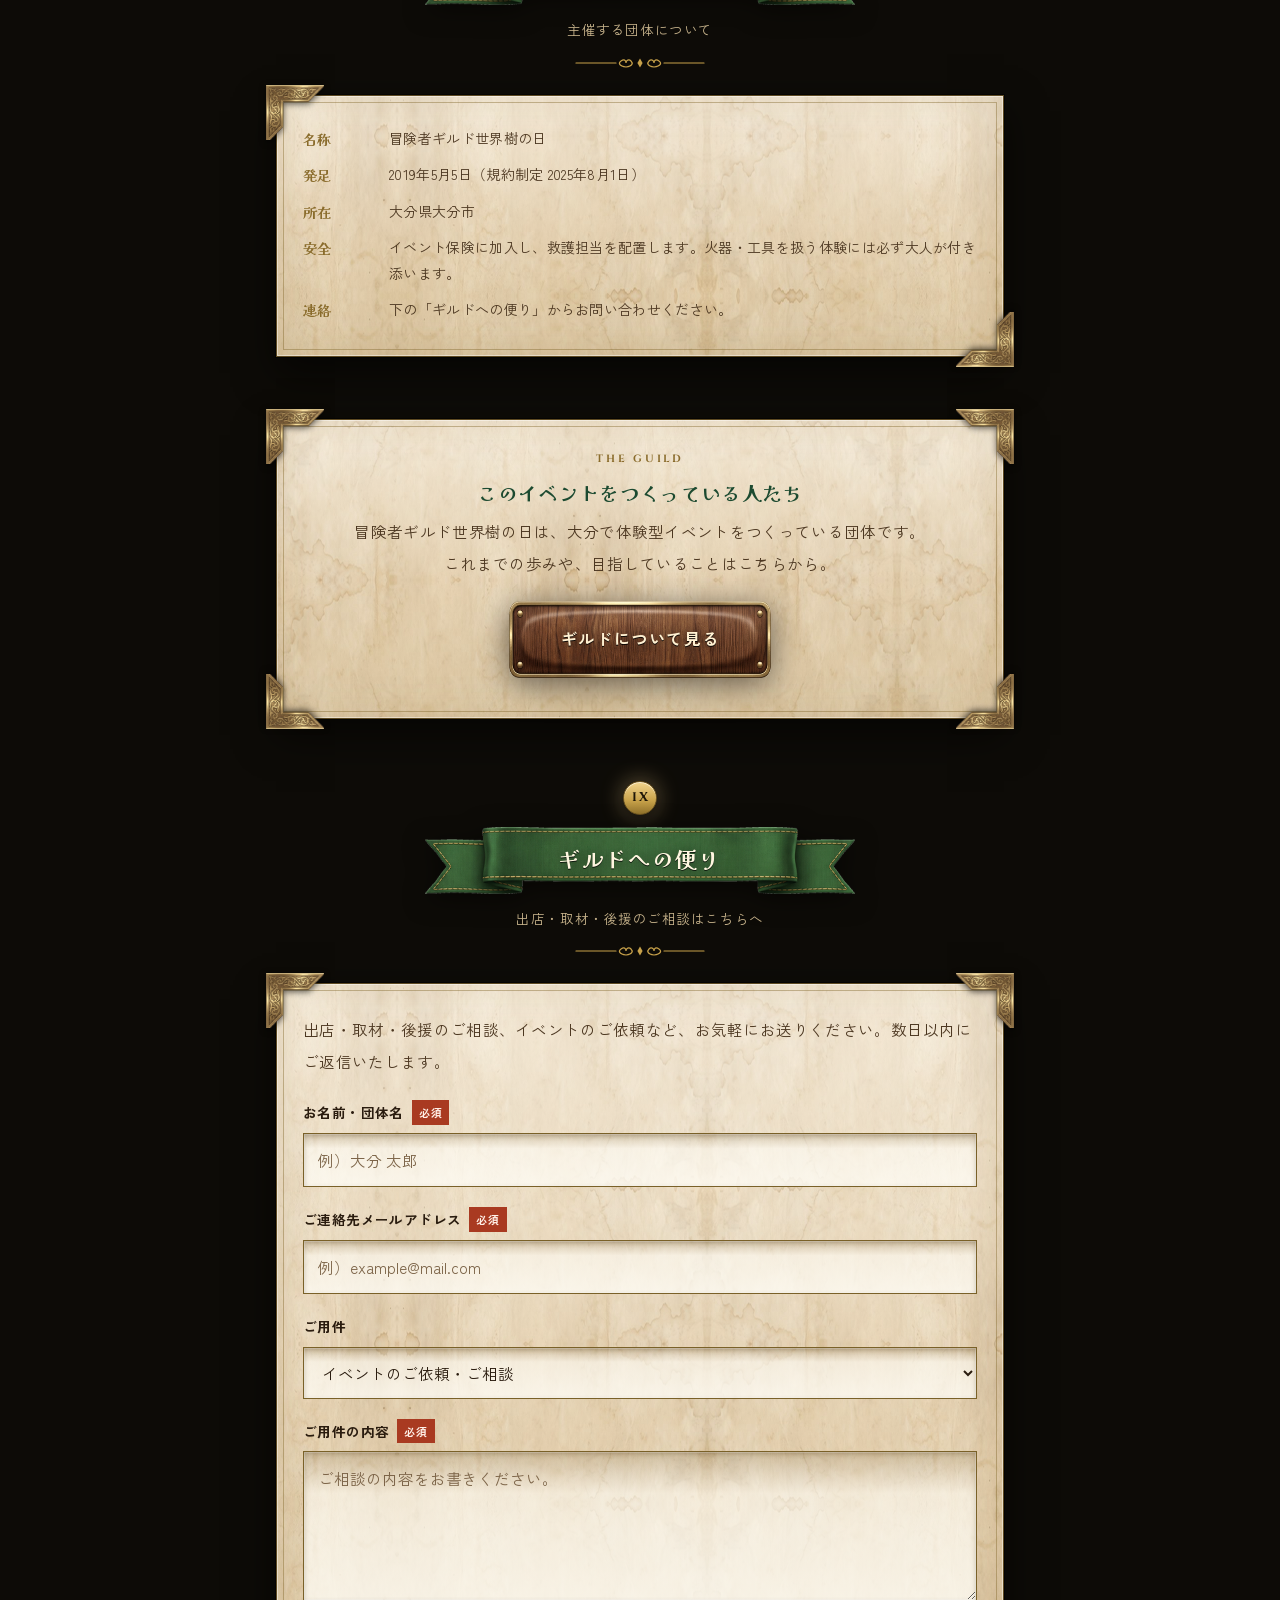
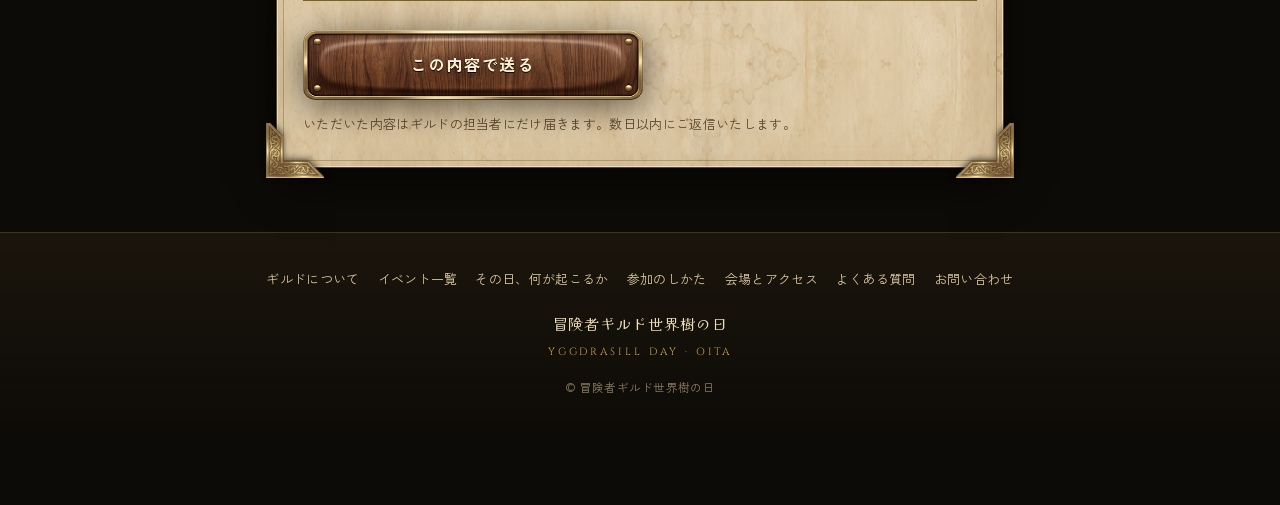
<file: 2026winter/index.html>
<!doctype html>
<html lang="ja" class="no-js">
<head>
<meta charset="utf-8">
<meta name="viewport" content="width=device-width,initial-scale=1">
<title>世界樹の日 2026冬｜大分・入場無料の子ども体験イベント（12/5・6）</title>
<meta name="description" content="2026年12月5日（土）・6日（日）、大分市の九州電力大分営業所で開催。未就学児・小学生・中学生とご家族向けの没入型イベント「世界樹の日 2026冬 〜エネルギーと魔法の物語〜」。12/5は10:00〜17:00、12/6は10:00〜14:00。入場・参加は無料・予約不要・人数制限なし。冒険者ギルド所属体験（1,500円／各回20名・事前予約制）では、謎解きと工作に挑戦できます。">
<meta name="theme-color" content="#0D0B07">
<meta name="format-detection" content="telephone=no">
<link rel="canonical" href="https://sekaijunohi.com/2026winter/">

<meta property="og:type" content="article">
<meta property="og:site_name" content="冒険者ギルド世界樹の日">
<meta property="og:locale" content="ja_JP">
<meta property="og:title" content="世界樹の日 2026冬｜大分・入場無料の子ども体験イベント（12/5・6）">
<meta property="og:description" content="12月5日（土）・6日（日）、大分市の九州電力大分営業所。入場無料・予約不要。子どもが「冒険者」になる一日。">
<meta property="og:url" content="https://sekaijunohi.com/2026winter/">
<meta property="og:image" content="https://sekaijunohi.com/assets/og.jpg">
<meta property="og:image:width" content="1200">
<meta property="og:image:height" content="630">
<meta name="twitter:card" content="summary_large_image">

<link rel="icon" href="../favicon.svg" type="image/svg+xml">
<link rel="preconnect" href="https://fonts.googleapis.com">
<link rel="preconnect" href="https://fonts.gstatic.com" crossorigin>
<link rel="stylesheet" href="https://fonts.googleapis.com/css2?family=Kaisei+Decol:wght@400;700&family=Zen+Kaku+Gothic+New:wght@400;500;700&family=Cinzel:wght@600;700&display=swap">
<link rel="preload" as="image" href="../assets/img/hero.jpg">
<link rel="stylesheet" href="../assets/site.css">
<script>document.documentElement.classList.remove('no-js');</script>

<script type="application/ld+json">
[
{
  "@context":"https://schema.org",
  "@type":"Event",
  "name":"世界樹の日 2026冬 〜エネルギーと魔法の物語〜（1日目）",
  "startDate":"2026-12-05T10:00:00+09:00",
  "endDate":"2026-12-05T17:00:00+09:00",
  "eventStatus":"https://schema.org/EventScheduled",
  "eventAttendanceMode":"https://schema.org/OfflineEventAttendanceMode",
  "description":"大分市で開催する子ども向けの没入型イベント。謎解きと工作を通して、その日だけの物語に入りこめます。入場・見学は無料・予約不要。",
  "image":["https://sekaijunohi.com/assets/og.jpg"],
  "url":"https://sekaijunohi.com/2026winter/",
  "inLanguage":"ja",
  "isAccessibleForFree":true,
  "typicalAgeRange":"3-15",
  "location":{
    "@type":"Place",
    "name":"九州電力 大分営業所",
    "address":{"@type":"PostalAddress","streetAddress":"金池町2-3-4","addressLocality":"大分市","addressRegion":"大分県","postalCode":"870-0026","addressCountry":"JP"}
  },
  "organizer":{"@type":"Organization","name":"冒険者ギルド世界樹の日","url":"https://sekaijunohi.com/"},
  "offers":[
    {"@type":"Offer","name":"入場・見学","price":"0","priceCurrency":"JPY","availability":"https://schema.org/InStock","url":"https://sekaijunohi.com/2026winter/#plans","validFrom":"2026-09-01T00:00:00+09:00"},
    {"@type":"Offer","name":"冒険者ギルド所属体験","price":"1500","priceCurrency":"JPY","availability":"https://schema.org/InStock","url":"https://sekaijunohi.com/2026winter/#plans","validFrom":"2026-09-01T00:00:00+09:00"}
  ]
},
{
  "@context":"https://schema.org",
  "@type":"Event",
  "name":"世界樹の日 2026冬 〜エネルギーと魔法の物語〜（2日目）",
  "startDate":"2026-12-06T10:00:00+09:00",
  "endDate":"2026-12-06T14:00:00+09:00",
  "eventStatus":"https://schema.org/EventScheduled",
  "eventAttendanceMode":"https://schema.org/OfflineEventAttendanceMode",
  "description":"大分市で開催する子ども向けの没入型イベント。謎解きと工作を通して、その日だけの物語に入りこめます。入場・見学は無料・予約不要。",
  "image":["https://sekaijunohi.com/assets/og.jpg"],
  "url":"https://sekaijunohi.com/2026winter/",
  "inLanguage":"ja",
  "isAccessibleForFree":true,
  "typicalAgeRange":"3-15",
  "location":{
    "@type":"Place",
    "name":"九州電力 大分営業所",
    "address":{"@type":"PostalAddress","streetAddress":"金池町2-3-4","addressLocality":"大分市","addressRegion":"大分県","postalCode":"870-0026","addressCountry":"JP"}
  },
  "organizer":{"@type":"Organization","name":"冒険者ギルド世界樹の日","url":"https://sekaijunohi.com/"},
  "offers":[
    {"@type":"Offer","name":"入場・見学","price":"0","priceCurrency":"JPY","availability":"https://schema.org/InStock","url":"https://sekaijunohi.com/2026winter/#plans","validFrom":"2026-09-01T00:00:00+09:00"},
    {"@type":"Offer","name":"冒険者ギルド所属体験","price":"1500","priceCurrency":"JPY","availability":"https://schema.org/InStock","url":"https://sekaijunohi.com/2026winter/#plans","validFrom":"2026-09-01T00:00:00+09:00"}
  ]
},
{
  "@context":"https://schema.org",
  "@type":"FAQPage",
  "mainEntity":[
    {"@type":"Question","name":"何歳から楽しめますか？","acceptedAnswer":{"@type":"Answer","text":"未就学児から中学生まで、ご家族そろってお楽しみいただけます。小学生以下のお子さまは保護者の方とご一緒にお越しください。冒険者ギルド所属体験は、文字が読めなくても異世界の住人がその場で助けます。"}},
    {"@type":"Question","name":"予約は必要ですか？","acceptedAnswer":{"@type":"Answer","text":"入場・参加は予約不要です。冒険者ギルド所属体験（1,500円）は各回上限20名の事前予約制で、このページの申込フォームからお申し込みいただけます。お支払いは当日受付にて現金のみです。"}},
    {"@type":"Question","name":"保護者も参加できますか？","acceptedAnswer":{"@type":"Answer","text":"はい。冒険者ギルド所属体験に挑戦するお子さまの付き添いは無料です。一緒に謎を解いていただいても構いません。"}},
    {"@type":"Question","name":"途中から入っても大丈夫ですか？","acceptedAnswer":{"@type":"Answer","text":"開催時間（12/5は10:00〜17:00、12/6は10:00〜14:00）のあいだ、出入りは自由です。ただし冒険者ギルド所属体験は、受付に遅れるとお受けできないことがあります。当日は混み合うことも予想されますので、お早めにお越しください。"}},
    {"@type":"Question","name":"駐車場はありますか？","acceptedAnswer":{"@type":"Answer","text":"近隣の有料パーキングをご利用ください。混雑が予想されるため、公共交通機関もご検討ください。"}},
    {"@type":"Question","name":"写真を撮ってもいいですか？","acceptedAnswer":{"@type":"Answer","text":"ご自身やご家族の撮影はご自由にどうぞ。他の参加者が写り込む場合は、SNS等への投稿にご配慮をお願いします。"}}
  ]
},
{
  "@context":"https://schema.org",
  "@type":"BreadcrumbList",
  "itemListElement":[
    {"@type":"ListItem","position":1,"name":"冒険者ギルド世界樹の日","item":"https://sekaijunohi.com/"},
    {"@type":"ListItem","position":2,"name":"イベント一覧","item":"https://sekaijunohi.com/events/"},
    {"@type":"ListItem","position":3,"name":"世界樹の日 2026冬","item":"https://sekaijunohi.com/2026winter/"}
  ]
}
]
</script>
<style>
.hud .burger{flex:none;margin-left:8px;position:relative;width:46px;height:46px;border-radius:50%;padding:0;display:flex;flex-direction:column;justify-content:center;align-items:center;gap:5px;cursor:pointer;
  background:transparent;border:none;box-shadow:none;overflow:visible;-webkit-tap-highlight-color:transparent;
  animation:wispFloat 4.2s ease-in-out infinite;}
.hud .burger::before{content:"";position:absolute;inset:-4px;z-index:0;pointer-events:none;
  background:url(../assets/img/wisp.png) center/contain no-repeat;
  filter:blur(1.2px) saturate(.85);animation:wispGlow 4.4s ease-in-out infinite;}
.hud .burger span{position:relative;z-index:1;display:block;width:18px;height:2px;background:#F3E2B8;border-radius:2px;box-shadow:0 0 3px rgba(0,0,0,.55);transition:transform .2s,opacity .2s;}
@keyframes wispFloat{0%,100%{transform:translateY(0)}50%{transform:translateY(-2px)}}
@keyframes wispGlow{0%,100%{transform:scale(.96) rotate(0deg);opacity:.32}50%{transform:scale(1.03) rotate(10deg);opacity:.5}}
.dock a.go{animation:goWiggle 6s ease-in-out 2s infinite;transform-origin:50% 60%;}
@keyframes goWiggle{0%,82%,100%{transform:rotate(0) scale(1)}85%{transform:rotate(-4deg) scale(1.06)}88%{transform:rotate(4deg) scale(1.06)}91%{transform:rotate(-3deg) scale(1.04)}94%{transform:rotate(2deg) scale(1.02)}97%{transform:rotate(0) scale(1)}}
@media (prefers-reduced-motion:reduce){.hud .burger,.hud .burger::before,.dock a.go{animation:none;}}
.hud .burger[aria-expanded="true"] span:nth-child(1){transform:translateY(7.5px) rotate(45deg);}
.hud .burger[aria-expanded="true"] span:nth-child(2){opacity:0;}
.hud .burger[aria-expanded="true"] span:nth-child(3){transform:translateY(-7.5px) rotate(-45deg);}
@media (max-width:780px){.hud .burger{margin-left:auto;}}
.hud .hmenu{position:absolute;top:100%;right:10px;min-width:230px;z-index:90;
  background:linear-gradient(180deg,#2C2114,#160F08);border:1px solid var(--gold-dim);
  box-shadow:0 14px 30px rgba(0,0,0,.6);padding:6px 0;}
.hud .hmenu[hidden]{display:none;}
.hud .hmenu a{display:block;padding:13px 20px;color:#F0E0BA;text-decoration:none;font-size:14.5px;letter-spacing:.06em;border-bottom:1px solid rgba(200,162,74,.18);}
.hud .hmenu a:last-child{border-bottom:none;}
.hud .hmenu a:hover,.hud .hmenu a:active{background:rgba(200,162,74,.14);color:#FFF3D6;}
</style>
</head>
<body>
<a class="skip" href="#main">本文へ進む</a>

<header class="hud">
  <a class="mark" href="../">
    <svg viewBox="0 0 66 66" aria-hidden="true">
      <circle cx="33" cy="33" r="30" fill="none" stroke="#D8AF52" stroke-width="1.6"/>
      <path d="M33 55V33" stroke="#FFF6E0" stroke-width="2.6" stroke-linecap="round"/>
      <path d="M33 36c-9-3-14-9-14-16 0-5 6-9 14-9s14 4 14 9c0 7-5 13-14 16z" fill="#2F6B47" stroke="#D8AF52" stroke-width="1.3"/>
      <circle cx="33" cy="14" r="3.2" fill="#D8AF52"/>
    </svg>
    <span>
      <b>冒険者ギルド世界樹の日</b>
      <i>YGGDRASILL DAY</i>
    </span>
  </a>
  <nav aria-label="このページの目次">
    <a href="#what">その日、何が起こるか</a>
    <a href="#flow">当日の歩きかた</a>
    <a href="#access">アクセス</a>
    <a href="#faq">よくある質問</a>
  </nav>
  <button class="burger" id="burger" type="button" aria-label="メニューを開く" aria-expanded="false" aria-controls="hmenu"><span></span><span></span><span></span></button>
  <div class="hmenu" id="hmenu" hidden>
    <a href="#flyer">チラシ</a>
    <a href="#what">その日、何が起こるか</a>
    <a href="#flow">当日の歩きかた</a>
    <a href="#plans">参加のしかた</a>
    <a href="#access">会場とアクセス</a>
    <a href="#faq">よくある質問</a>
    <a href="#contact">お問い合わせ</a>
  </div>
  <span class="prog" id="prog" aria-hidden="true"></span>
</header>
<div class="rail" aria-hidden="true"></div>
<div class="rail r" aria-hidden="true"></div>

<div class="top">
  <img class="bg" src="../assets/img/hero.jpg" width="1800" height="1005" fetchpriority="high"
       alt="ホールの床を突き破って天井まで伸びる巨大な樹。根と幹に光る紋様が走り、黄金のランタンと光の粒が舞う。手前にマントを羽織った人物が小さく立っている">
  <div class="embers" id="embers" aria-hidden="true"></div>
  <div class="crestwrap">
    <svg class="crest" viewBox="0 0 66 66" aria-hidden="true">
      <circle cx="33" cy="33" r="30" fill="none" stroke="#D8AF52" stroke-width="1.4"/>
      <circle cx="33" cy="33" r="26" fill="none" stroke="#D8AF52" stroke-width=".7" opacity=".7"/>
      <path d="M33 55V33" stroke="#FFF6E0" stroke-width="2.6" stroke-linecap="round"/>
      <path d="M33 36c-9-3-14-9-14-16 0-5 6-9 14-9s14 4 14 9c0 7-5 13-14 16z" fill="#2F6B47" stroke="#D8AF52" stroke-width="1.2"/>
      <path d="M23 44c3-3 6-4 10-4s7 1 10 4" fill="none" stroke="#FFF6E0" stroke-width="1.6" stroke-linecap="round"/>
      <circle cx="33" cy="14" r="3.2" fill="#D8AF52"/>
    </svg>
    <div class="kicker">冒険者ギルド世界樹の日</div>
    <h1>世界樹の日 2026冬</h1>
    <div class="en">ENERGY &amp; MAGIC</div>
  </div>
</div>

<main id="main">

<!-- ========== チラシ（いちばん上・押すとPDFをダウンロード） ========== -->
<section id="flyer" style="padding-bottom:84px;">
  <div class="wrap">
    <div class="flyers">
      <a href="../assets/flyer/sekaijunohi_2026winter_flyer.pdf" download="世界樹の日2026冬_チラシ.pdf"><img src="../assets/flyer/flyer_front.jpg" width="1000" height="1416" decoding="async" fetchpriority="high" alt="世界樹の日チラシ表面。12月5日（土）10:00〜17:00、6日（日）10:00〜14:00、九州電力 大分営業所。入場・参加無料、予約不要・人数制限なし。ちびっこ冒険者募集中、1人1,500円、各回上限20名、事前予約制"></a>
      <a href="../assets/flyer/sekaijunohi_2026winter_flyer.pdf" download="世界樹の日2026冬_チラシ.pdf"><img src="../assets/flyer/flyer_back.jpg" width="1000" height="1416" decoding="async" alt="世界樹の日チラシ裏面。世界樹の精霊光り祭の時間割。受付開始、始まりの宴、世界樹の点灯式、結びの宴。アイテム作りは一部有料（体験材料費500円）"></a>
    </div>
  </div>
</section>

<!-- ========== 高札 ========== -->
<div class="wrap notice">
  <div class="panel">
    <i class="corner c-tl"></i><i class="corner c-tr"></i><i class="corner c-bl"></i><i class="corner c-br"></i>
    <div class="stamp">QUEST OPEN</div>
    <h2>冒険者、募集中。</h2>
    <div class="sub">エネルギーと魔法の物語</div>
    <div class="dateline">12.5<b>（土）</b>–12.6<b>（日）</b></div>
    <div class="where">九州電力 大分営業所<small>大分市金池町／12/5（土）10:00〜17:00・12/6（日）10:00〜14:00</small></div>
    <div class="quickfacts">
      <span>入場 <b>無料</b></span>
      <span>予約 <b>不要</b></span>
      <span><b>未就学児〜中学生</b>とご家族</span>
      <span>出入り <b>自由</b></span>
    </div>
    <div class="countdown" id="cd" data-target="2026-12-05T10:00:00+09:00" data-end="2026-12-06T14:00:00+09:00" hidden>
      <span class="lb">開催まで</span><span class="n">–</span><span class="u">日</span>
    </div>
    <p style="margin-top:24px;"><a class="btn wide" href="#plans">参加のしかたを見る</a></p>
    <p class="note" style="margin-top:14px;">入場・見学だけなら、申し込みも持ち物もいりません。</p>
  </div>
</div>

<div class="orrery" style="top:640px;" aria-hidden="true">
  <svg viewBox="0 0 400 400">
    <g class="ring-a" fill="none" stroke="#C8A24A" stroke-width="1">
      <circle cx="200" cy="200" r="190"/><circle cx="200" cy="200" r="172"/>
      <path d="M200 40 L338 280 L62 280 Z"/><path d="M200 26v28M200 346v28M26 200h28M346 200h28"/>
    </g>
    <g class="ring-b" fill="none" stroke="#C8A24A" stroke-width="1">
      <circle cx="200" cy="200" r="128"/><circle cx="200" cy="200" r="74"/>
      <path d="M200 360 L62 120 L338 120 Z"/>
    </g>
    <g fill="#C8A24A"><circle cx="200" cy="72" r="5"/><circle cx="311" cy="264" r="5"/><circle cx="89" cy="264" r="5"/>
      <circle cx="200" cy="328" r="5"/><circle cx="89" cy="136" r="5"/><circle cx="311" cy="136" r="5"/></g>
  </svg>
</div>

<div class="engrave" aria-hidden="true"><span class="rule"></span>
  <img src="../assets/img/eng_coil.png" alt="" width="208" height="360" loading="lazy" decoding="async">
  <img src="../assets/img/eng_mortar.png" alt="" width="360" height="260" loading="lazy" decoding="async">
  <img src="../assets/img/eng_flask.png" alt="" width="360" height="321" loading="lazy" decoding="async">
  <span class="rule"></span></div>

<!-- ========== 何が起きるか ========== -->
<section id="what">
  <div class="wrap">
    <div class="chead">
      <div class="rn">I</div>
      <h2>その日、何が起こるか</h2>
      <p class="lead">大分市で開く、子どものための没入型イベントです</p>
      <div class="dash"></div>
    </div>
    <div class="quests">
      <div class="panel quest">
        <i class="corner c-tl"></i><i class="corner c-br"></i>
        <div class="win"><img src="../assets/img/quest1_cloak.jpg" width="550" height="900" loading="lazy" decoding="async" alt="旅人の装備。深緑のマント、革のポーチ、真鍮のコンパス"></div>
        <div class="body">
          <div class="tag">QUEST I</div>
          <h3>知らない誰かに、呼び止められる</h3>
          <p>証を身につけたあなたにだけ、異世界の住人が近づいてきます。「ちょっと困っていて……他の人には内緒で」。物語はそこから始まります。</p>
        </div>
      </div>
      <div class="panel quest">
        <i class="corner c-tl"></i><i class="corner c-br"></i>
        <div class="win"><img src="../assets/img/quest2_lantern.jpg" width="550" height="900" loading="lazy" decoding="async" alt="灯ったランタンと古い地図、羽根ペン、封蝋"></div>
        <div class="body">
          <div class="tag">QUEST II</div>
          <h3>手を動かして、謎を解く</h3>
          <p>工作や実験、隠された仕掛け。答えは頭のなかではなく、手のなかにあります。解けたら報告へ戻りましょう。</p>
        </div>
      </div>
      <div class="panel quest">
        <i class="corner c-tl"></i><i class="corner c-br"></i>
        <div class="win"><img src="../assets/img/quest3_crystal.jpg" width="550" height="900" loading="lazy" decoding="async" alt="青白く光る結晶と金の細工のお守り、薬草"></div>
        <div class="body">
          <div class="tag">QUEST III</div>
          <h3>持ち帰れるものが、手に残る</h3>
          <p>作ったものは、そのまま家へ。「これ、ぼくがつくったんだよ」と話せる、その日の証が残ります。</p>
        </div>
      </div>
    </div>
  </div>
</section>

<div class="engrave" aria-hidden="true"><span class="rule"></span>
  <img src="../assets/img/eng_glass.png" alt="" width="332" height="360" loading="lazy" decoding="async">
  <img src="../assets/img/eng_scale.png" alt="" width="360" height="326" loading="lazy" decoding="async">
  <span class="rule"></span></div>

<!-- ========== 当日の流れ ========== -->
<section id="flow">
  <div class="wrap">
    <div class="chead">
      <div class="rn">II</div>
      <h2>当日の歩きかた</h2>
      <p class="lead">覚えておくのは、はじめの2つだけです</p>
      <div class="dash"></div>
    </div>
    <div class="panel" style="padding:10px 24px 18px;">
      <i class="corner c-tl"></i><i class="corner c-br"></i>
      <div class="flow">
        <div class="fstep"><div class="fno">1</div><div><h4>会場に入る（無料）</h4><p>受付で入場の注意をお聞きいただいてから、ご参加ください。</p></div></div>
        <div class="fstep"><div class="fno">2</div><div><h4>会場内を冒険する</h4><p>1階と2階で楽しめます。<br>（冒険者ギルド所属体験は事前予約制・1,500円です）</p></div></div>
      </div>
      <div class="veil">
        <p class="k">証を受け取ったあと、<br>何が起こるか。</p>
        <p>それは、ここには書きません。<br>来た人だけが知っています。</p>
      </div>
    </div>
  </div>
</section>

<!-- ========== 参加のしかた ========== -->
<section id="plans">
  <div class="wrap">
    <div class="chead">
      <div class="rn">III</div>
      <h2>参加のしかた</h2>
      <p class="lead">入場は無料。冒険者になるかどうかだけ、選んでください</p>
      <div class="dash"></div>
    </div>
    <div class="plans">
      <div class="panel plan free">
        <i class="corner c-tl"></i><i class="corner c-br"></i>
        <div class="ph">ENTRY</div>
        <h3>入場・参加</h3>
        <div class="price">無料</div>
        <ul>
          <li>どなたでも自由に入れます</li>
          <li>予約不要・人数制限なし</li>
          <li>工作・展示を見てまわれます</li>
          <li>途中で帰っても、また戻ってきてもOK</li>
          <li>アイテム作りは一部有料です（体験材料費 500円・なくなり次第終了）</li>
        </ul>
      </div>
      <div class="panel plan paid">
        <i class="corner c-tl"></i><i class="corner c-br"></i>
        <div class="flag">おすすめ</div>
        <div class="ph">ADVENTURER</div>
        <h3>冒険者ギルド所属体験</h3>
        <div class="price">1,500<small>円</small></div>
        <ul>
          <li>「冒険者の証」を身につけて参加</li>
          <li>異世界の住人から個別に声がかかります</li>
          <li>クエストに挑戦できます</li>
          <li>付き添いの方は無料です</li>
        </ul>
        <div class="limited">各回上限20名・事前予約制（12/5は2回・12/6は1回）<br>お支払いは当日受付にて現金のみです（カード決済はご利用いただけません）。<br>受付に遅れるとお受けできないことがあります。お早めにお越しください。</div>
        <p style="margin-top:16px;"><a class="btn wide" href="https://docs.google.com/forms/d/e/1FAIpQLSfEXbRWKgXOndKMAuvyQo4UtvlKozK1op5o9RUgteALGmTttQ/viewform" target="_blank" rel="noopener">申込フォームを開く</a></p>
      </div>
    </div>
  </div>
</section>

<!-- ========== 行くと決めたら ========== -->
<section id="go">
  <div class="wrap">
    <div class="chead">
      <div class="rn">V</div>
      <h2>行くと決めたら</h2>
      <p class="lead">忘れないように、いまのうちに</p>
      <div class="dash"></div>
    </div>
    <div class="actions">
      <a class="tool" id="addcal" href="#"
         data-uid="yggdrasill-2026w"
         data-file="世界樹の日2026冬"
         data-title="世界樹の日 2026冬 〜エネルギーと魔法の物語〜"
         data-place="九州電力 大分営業所（大分県大分市金池町2-3-4）"
         data-desc="入場・参加無料／予約不要。冒険者ギルド所属体験は1,500円・各回20名・事前予約制。12/5は10:00〜17:00、12/6は10:00〜14:00"
         data-url="https://sekaijunohi.com/2026winter/"
         data-start="20261205T010000Z" data-end="20261205T080000Z"
         data-start2="20261206T010000Z" data-end2="20261206T050000Z">
        <svg viewBox="0 0 24 24" aria-hidden="true"><rect x="3" y="5" width="18" height="16"/><path d="M3 10h18M8 3v4M16 3v4M12 14v4M10 16h4"/></svg>
        カレンダーに追加
      </a>
      <a class="tool" href="https://www.google.com/maps/search/?api=1&amp;query=%E4%B9%9D%E5%B7%9E%E9%9B%BB%E5%8A%9B%20%E5%A4%A7%E5%88%86%E5%96%B6%E6%A5%AD%E6%89%80" target="_blank" rel="noopener">
        <svg viewBox="0 0 24 24" aria-hidden="true"><path d="M12 21s7-6.2 7-11a7 7 0 1 0-14 0c0 4.8 7 11 7 11z"/><circle cx="12" cy="10" r="2.6"/></svg>
        地図を開く
      </a>
      <a class="tool" id="share" href="#" data-text="12/5・6、大分で「世界樹の日 2026冬」。入場無料の子ども向け体験イベントです。">
        <svg viewBox="0 0 24 24" aria-hidden="true"><circle cx="18" cy="5.5" r="2.6"/><circle cx="6" cy="12" r="2.6"/><circle cx="18" cy="18.5" r="2.6"/><path d="M8.4 10.8l7.2-4M8.4 13.2l7.2 4"/></svg>
        家族に送る
      </a>
    </div>
  </div>
</section>

<!-- ========== アクセス ========== -->
<section id="access">
  <div class="wrap">
    <div class="chead">
      <div class="rn">VI</div>
      <h2>会場とアクセス</h2>
      <p class="lead">JR大分駅から歩いて行ける会場です</p>
      <div class="dash"></div>
    </div>
    <div class="panel pad access">
      <i class="corner c-tl"></i><i class="corner c-tr"></i><i class="corner c-bl"></i><i class="corner c-br"></i>
      <p class="addr">
        <b>九州電力 大分営業所</b>
        〒870-0026　大分県大分市金池町2丁目3-4
      </p>
      <div class="flow">
        <div class="fstep"><div class="fno" aria-hidden="true">駅</div><div><h4>JR大分駅から徒歩約10分</h4><p>駅の北側（上野の森口とは反対側）へ出て、金池町方面へ。雨の日でも歩ける距離です。</p></div></div>
        <div class="fstep"><div class="fno" aria-hidden="true">車</div><div><h4>駐車場は近隣の有料パーキングをご利用ください</h4><p>混雑が見込まれますので、公共交通機関のご利用にもご協力ください。</p></div></div>
        <div class="fstep"><div class="fno" aria-hidden="true">時</div><div><h4>12月5日（土）10:00〜17:00／6日（日）10:00〜14:00</h4><p>日によって終わりの時間がちがいます。出入りは自由。どちらか1日だけの参加でも大丈夫です。</p></div></div>
      </div>
      <p style="margin-top:20px;text-align:center;">
        <a class="tool" href="https://www.google.com/maps/search/?api=1&amp;query=%E4%B9%9D%E5%B7%9E%E9%9B%BB%E5%8A%9B%20%E5%A4%A7%E5%88%86%E5%96%B6%E6%A5%AD%E6%89%80" target="_blank" rel="noopener">
          <svg viewBox="0 0 24 24" aria-hidden="true"><path d="M12 21s7-6.2 7-11a7 7 0 1 0-14 0c0 4.8 7 11 7 11z"/><circle cx="12" cy="10" r="2.6"/></svg>
          Googleマップで開く
        </a>
      </p>
    </div>
  </div>
</section>

<div class="engrave" aria-hidden="true"><span class="rule"></span>
  <img src="../assets/img/eng_herb.png" alt="" width="330" height="360" loading="lazy" decoding="async">
  <img src="../assets/img/eng_alembic.png" alt="" width="360" height="298" loading="lazy" decoding="async">
  <span class="rule"></span></div>

<!-- ========== FAQ ========== -->
<section id="faq">
  <div class="wrap">
    <div class="chead">
      <div class="rn">VII</div>
      <h2>はじめての方へ</h2>
      <p class="lead">よく聞かれることをまとめました</p>
      <div class="dash"></div>
    </div>
    <div class="panel faq" style="padding:8px 22px 10px;">
      <i class="corner c-tl"></i><i class="corner c-br"></i>
      <details><summary>何歳から楽しめますか？</summary><div class="ans">未就学児から中学生まで、ご家族そろってお楽しみいただけます。小学生以下のお子さまは保護者の方とご一緒にお越しください。冒険者ギルド所属体験は、文字が読めなくても異世界の住人がその場で助けます。</div></details>
      <details><summary>予約は必要ですか？</summary><div class="ans">入場・参加は予約不要です。冒険者ギルド所属体験（1,500円）は各回上限20名の事前予約制で、このページの申込フォームからお申し込みいただけます。お支払いは当日受付にて現金のみです。</div></details>
      <details><summary>保護者も参加できますか？</summary><div class="ans">はい。冒険者ギルド所属体験に挑戦するお子さまの付き添いは無料です。一緒に謎を解いていただいても構いません。</div></details>
      <details><summary>途中から入っても大丈夫ですか？</summary><div class="ans">開催時間（12/5は10:00〜17:00、12/6は10:00〜14:00）のあいだ、出入りは自由です。ただし冒険者ギルド所属体験は、受付に遅れるとお受けできないことがあります。当日は混み合うことも予想されますので、お早めにお越しください。</div></details>
      <details><summary>駐車場はありますか？</summary><div class="ans">近隣の有料パーキングをご利用ください。混雑が予想されるため、公共交通機関もご検討ください。</div></details>
      <details><summary>写真を撮ってもいいですか？</summary><div class="ans">ご自身やご家族の撮影はご自由にどうぞ。他の参加者が写り込む場合は、SNS等への投稿にご配慮をお願いします。</div></details>
    </div>
  </div>
</section>

<!-- ========== 後援・概要 ========== -->
<section id="about">
  <div class="wrap">
    <div class="chead">
      <div class="rn">VIII</div>
      <h2>開催概要</h2>
      <p class="lead">主催する団体について</p>
      <div class="dash"></div>
    </div>
    <!-- 後援・協力の欄は、承認が下りてから掲載する（2026/9/5 いったん非表示） -->

    <div class="panel pad">
      <i class="corner c-tl"></i><i class="corner c-br"></i>
      <dl class="reg">
        <dt>名称</dt><dd>冒険者ギルド世界樹の日</dd>
        <dt>発足</dt><dd>2019年5月5日（規約制定 2025年8月1日）</dd>
        <dt>所在</dt><dd>大分県大分市</dd>
        <dt>安全</dt><dd>イベント保険に加入し、救護担当を配置します。火器・工具を扱う体験には必ず大人が付き添います。</dd>
        <dt>連絡</dt><dd>下の「ギルドへの便り」からお問い合わせください。</dd>
      </dl>
    </div>
  </div>
</section>

<section>
  <div class="wrap">
    <div class="panel pad" style="text-align:center;">
      <i class="corner c-tl"></i><i class="corner c-tr"></i><i class="corner c-bl"></i><i class="corner c-br"></i>
      <div class="ph" style="font-family:'Cinzel',serif;font-size:10.5px;letter-spacing:.26em;color:#8A6C2C;font-weight:700;">THE GUILD</div>
      <h3 style="font-size:20px;margin:8px 0 8px;color:var(--forest);">このイベントをつくっている人たち</h3>
      <p class="body-t">冒険者ギルド世界樹の日は、大分で体験型イベントをつくっている団体です。<br>これまでの歩みや、目指していることはこちらから。</p>
      <p style="margin-top:22px;"><a class="btn" href="../">ギルドについて見る</a></p>
    </div>
  </div>
</section>

<!-- ========== 問い合わせ ========== -->
<section id="contact">
  <div class="wrap">
    <div class="chead">
      <div class="rn">IX</div>
      <h2>ギルドへの便り</h2>
      <p class="lead">出店・取材・後援のご相談はこちらへ</p>
      <div class="dash"></div>
    </div>
    <div class="panel letter">
      <i class="corner c-tl"></i><i class="corner c-tr"></i><i class="corner c-bl"></i><i class="corner c-br"></i>
      <p class="body-t" style="margin-bottom:22px;">出店・取材・後援のご相談、イベントのご依頼など、お気軽にお送りください。数日以内にご返信いたします。</p>

      <form id="inquiry" novalidate
            data-endpoint="https://docs.google.com/forms/d/e/1FAIpQLSdWLnMm5F1AxfAqeDco7ZipC4peMFlC3TW93FUST728KzhU6A/formResponse"
            data-f-name="entry.346945777"
            data-f-mail="entry.1432724511"
            data-f-kind="entry.2099927265"
            data-f-body="entry.1300954965">
        <div class="fld">
          <label for="q-name">お名前・団体名<span class="req">必須</span></label>
          <input id="q-name" name="qname" type="text" autocomplete="name" required placeholder="例）大分 太郎">
        </div>
        <div class="fld">
          <label for="q-mail">ご連絡先メールアドレス<span class="req">必須</span></label>
          <input id="q-mail" name="qmail" type="email" autocomplete="email" inputmode="email" required placeholder="例）example@mail.com">
        </div>
        <div class="fld">
          <label for="q-kind">ご用件</label>
          <select id="q-kind" name="kind">
            <option>イベントのご依頼・ご相談</option>
            <option>出店・出演のご相談</option>
            <option>取材のご依頼</option>
            <option>後援・協賛について</option>
            <option>参加についてのご質問</option>
            <option>その他</option>
          </select>
        </div>
        <div class="fld">
          <label for="q-body">ご用件の内容<span class="req">必須</span></label>
          <textarea id="q-body" name="qbody" required placeholder="ご相談の内容をお書きください。"></textarea>
        </div>
        <div class="sr" aria-hidden="true"><label for="q-co">会社名（記入不要）</label><input id="q-co" name="company" type="text" tabindex="-1" autocomplete="off"></div>
        <button class="btn wide" type="submit">この内容で送る</button>
        <p class="hint" id="q-hint">いただいた内容はギルドの担当者にだけ届きます。数日以内にご返信いたします。</p>
      </form>

      <div class="sent" id="q-sent" hidden>
        <div class="seal" aria-hidden="true">
          <svg viewBox="0 0 48 48"><circle cx="24" cy="24" r="21" fill="none" stroke="currentColor" stroke-width="2"/><path d="M14 24.5l7 7 13-15" fill="none" stroke="currentColor" stroke-width="3.4" stroke-linecap="round" stroke-linejoin="round"/></svg>
        </div>
        <h3>便りをお預かりしました</h3>
        <p>ありがとうございます。数日以内にご返信いたします。<br>返事が届かないときは、お手数ですがもう一度お送りください。</p>
      </div>

    </div>
  </div>
</section>

</main>

<footer>
  <nav class="fnav" aria-label="サイト内リンク">
    <a href="../">ギルドについて</a>
    <a href="../events/">イベント一覧</a>
    <a href="#what">その日、何が起こるか</a>
    <a href="#plans">参加のしかた</a>
    <a href="#access">会場とアクセス</a>
    <a href="#faq">よくある質問</a>
    <a href="#contact">お問い合わせ</a>
  </nav>
  <div class="name">冒険者ギルド世界樹の日</div>
  <div class="en">YGGDRASILL DAY &middot; OITA</div>
  <div class="cr">&copy; 冒険者ギルド世界樹の日</div>
</footer>

<div class="dock">
  <span class="d1"><b>12.5</b>（土）<b>12.6</b>（日）<small>九州電力 大分営業所／入場無料</small></span>
  <a class="go" href="#plans">参加のしかた</a>
</div>

<script src="../assets/site.js" defer></script>
<script>
(function(){
  var b=document.getElementById('burger'), m=document.getElementById('hmenu');
  if(!b||!m) return;
  function set(o){ m.hidden=!o; b.setAttribute('aria-expanded',o?'true':'false'); b.setAttribute('aria-label',o?'メニューを閉じる':'メニューを開く'); }
  b.addEventListener('click',function(e){ e.stopPropagation(); set(m.hidden); });
  m.addEventListener('click',function(e){ if(e.target.closest('a')) set(false); });
  document.addEventListener('click',function(e){ if(!m.hidden && !m.contains(e.target)) set(false); });
  document.addEventListener('keydown',function(e){ if(e.key==='Escape') set(false); });
})();
</script>
</body>
</html>
</file>
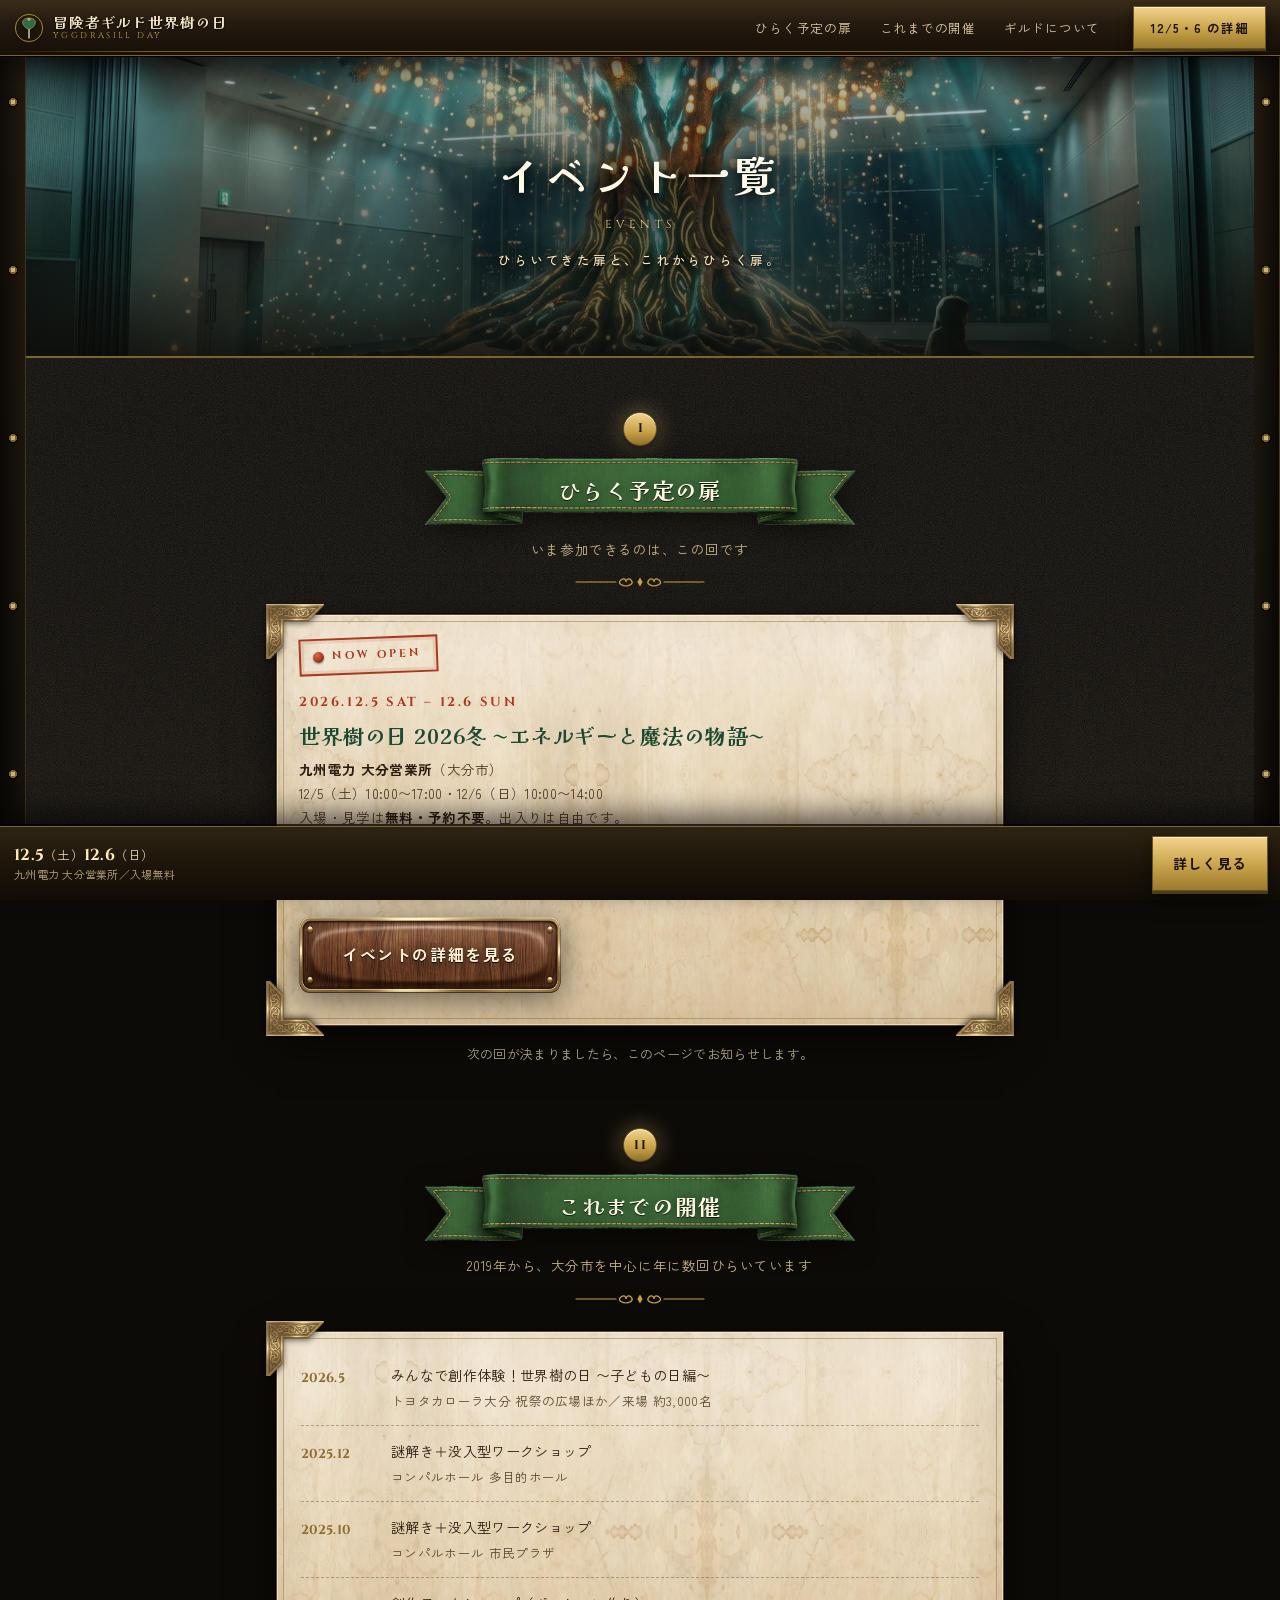
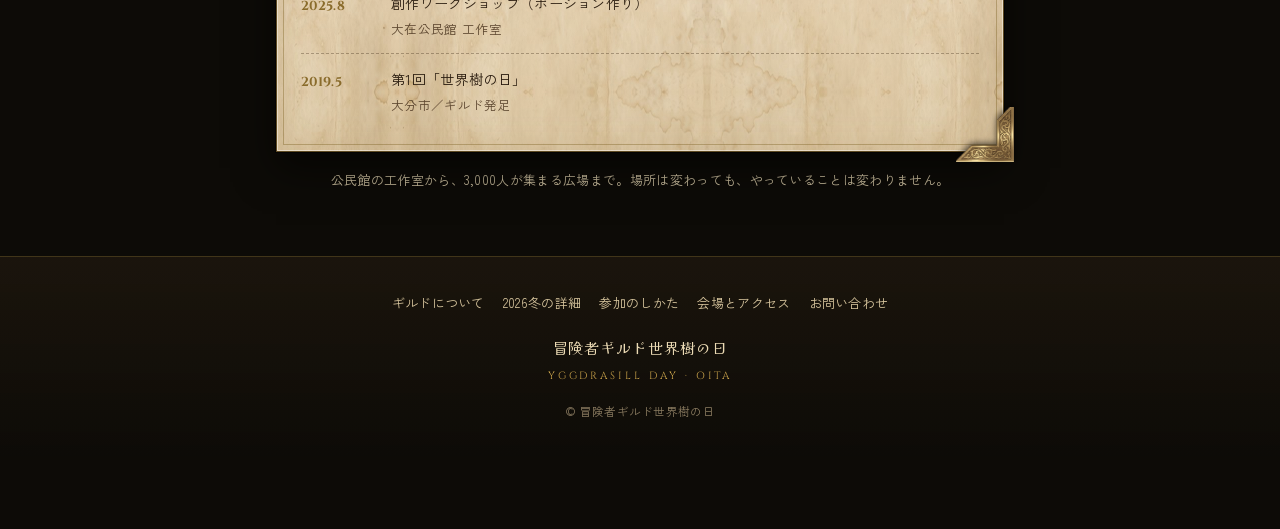
<file: events/index.html>
<!doctype html>
<html lang="ja" class="no-js">
<head>
<script async src="https://pagead2.googlesyndication.com/pagead/js/adsbygoogle.js?client=ca-pub-9466047123432701" crossorigin="anonymous"></script>
<meta charset="utf-8">
<meta name="viewport" content="width=device-width,initial-scale=1">
<title>イベント一覧｜冒険者ギルド世界樹の日（大分）</title>
<meta name="description" content="冒険者ギルド世界樹の日が大分でひらいてきたイベントの一覧です。次回は2026年12月5日（土）・6日（日）、九州電力大分営業所にて開催。入場無料・予約不要。これまでの開催記録もこちらから。">
<meta name="theme-color" content="#0D0B07">
<link rel="canonical" href="https://sekaijunohi.com/events/">

<meta property="og:type" content="website">
<meta property="og:site_name" content="冒険者ギルド世界樹の日">
<meta property="og:locale" content="ja_JP">
<meta property="og:title" content="イベント一覧｜冒険者ギルド世界樹の日（大分）">
<meta property="og:description" content="大分でひらいてきたイベントの一覧。次回は12/5・6、九州電力大分営業所。入場無料・予約不要。">
<meta property="og:url" content="https://sekaijunohi.com/events/">
<meta property="og:image" content="https://sekaijunohi.com/assets/og.jpg">
<meta property="og:image:width" content="1200">
<meta property="og:image:height" content="630">
<meta name="twitter:card" content="summary_large_image">

<link rel="icon" href="../favicon.svg" type="image/svg+xml">
<link rel="preconnect" href="https://fonts.googleapis.com">
<link rel="preconnect" href="https://fonts.gstatic.com" crossorigin>
<link rel="stylesheet" href="https://fonts.googleapis.com/css2?family=Kaisei+Decol:wght@400;700&family=Zen+Kaku+Gothic+New:wght@400;500;700&family=Cinzel:wght@600;700&display=swap">
<link rel="preload" as="image" href="../assets/img/hero.jpg">
<link rel="stylesheet" href="../assets/site.css">
<script>document.documentElement.classList.remove('no-js');</script>

<style>
  /* このページだけの追加。site.css は触らない */
  .evtop .bg{height:clamp(210px,34svh,300px);}
  .evlist{display:grid;gap:16px;}
  .evcard{position:relative;display:block;text-decoration:none;color:inherit;
          padding:22px 22px 24px;}
  .evcard .yr{font-family:"Cinzel",serif;font-weight:700;font-size:13px;letter-spacing:.2em;
              color:var(--ember);}
  .evcard h3{font-size:clamp(18px,4.4vw,21px);letter-spacing:.04em;color:var(--forest);
             margin:6px 0 8px;line-height:1.4;}
  .evcard .meta{font-size:13.5px;color:var(--ink-soft);line-height:1.75;}
  .evcard .meta b{color:var(--ink);}
  .evcard .tags{display:flex;flex-wrap:wrap;gap:7px;margin-top:13px;}
  .evcard .tags span{font-size:12px;letter-spacing:.03em;color:var(--ink-soft);
                     border:1px solid var(--gold-dim);border-radius:99px;padding:3px 11px;}
  .past .rec .t small{margin-top:2px;}
  /* .note は羊皮紙の上の色。暗い地の上では読めないので上書きする */
  .wrap > .note{color:#CBBE9E;text-align:center;}
  .yearsep{font-family:"Cinzel",serif;font-size:12px;letter-spacing:.24em;color:var(--ink-soft);
           margin:26px 0 10px;padding-left:2px;}
</style>

<script type="application/ld+json">
{
  "@context":"https://schema.org",
  "@graph":[
    {
      "@type":"CollectionPage",
      "@id":"https://sekaijunohi.com/events/#page",
      "url":"https://sekaijunohi.com/events/",
      "name":"イベント一覧｜冒険者ギルド世界樹の日",
      "inLanguage":"ja",
      "isPartOf":{"@id":"https://sekaijunohi.com/#site"},
      "about":{"@id":"https://sekaijunohi.com/#org"}
    },
    {
      "@type":"ItemList",
      "itemListOrder":"https://schema.org/ItemListOrderDescending",
      "numberOfItems":6,
      "itemListElement":[
        {"@type":"ListItem","position":1,"name":"世界樹の日 2026冬 〜エネルギーと魔法の物語〜","url":"https://sekaijunohi.com/2026winter/"},
        {"@type":"ListItem","position":2,"name":"みんなで創作体験！世界樹の日 〜子どもの日編〜"},
        {"@type":"ListItem","position":3,"name":"謎解き＋没入型ワークショップ（コンパルホール 多目的ホール）"},
        {"@type":"ListItem","position":4,"name":"謎解き＋没入型ワークショップ（コンパルホール 市民プラザ）"},
        {"@type":"ListItem","position":5,"name":"創作ワークショップ（ポーション作り）"},
        {"@type":"ListItem","position":6,"name":"第1回「世界樹の日」"}
      ]
    },
    {
      "@type":"BreadcrumbList",
      "itemListElement":[
        {"@type":"ListItem","position":1,"name":"冒険者ギルド世界樹の日","item":"https://sekaijunohi.com/"},
        {"@type":"ListItem","position":2,"name":"イベント一覧","item":"https://sekaijunohi.com/events/"}
      ]
    }
  ]
}
</script>
</head>
<body>
<a class="skip" href="#main">本文へ進む</a>

<header class="hud">
  <a class="mark" href="../">
    <svg viewBox="0 0 66 66" aria-hidden="true">
      <circle cx="33" cy="33" r="30" fill="none" stroke="#D8AF52" stroke-width="1.6"/>
      <path d="M33 55V33" stroke="#FFF6E0" stroke-width="2.6" stroke-linecap="round"/>
      <path d="M33 36c-9-3-14-9-14-16 0-5 6-9 14-9s14 4 14 9c0 7-5 13-14 16z" fill="#2F6B47" stroke="#D8AF52" stroke-width="1.3"/>
      <circle cx="33" cy="14" r="3.2" fill="#D8AF52"/>
    </svg>
    <span>
      <b>冒険者ギルド世界樹の日</b>
      <i>YGGDRASILL DAY</i>
    </span>
  </a>
  <nav aria-label="このページの目次">
    <a href="#now">ひらく予定の扉</a>
    <a href="#past">これまでの開催</a>
    <a href="../">ギルドについて</a>
  </nav>
  <a class="cta" href="../2026winter/">12/5・6 の詳細</a>
  <span class="prog" id="prog" aria-hidden="true"></span>
</header>
<div class="rail" aria-hidden="true"></div>
<div class="rail r" aria-hidden="true"></div>

<div class="top evtop">
  <img class="bg" src="../assets/img/hero.jpg" width="1800" height="1005" fetchpriority="high"
       alt="ホールの床を突き破って天井まで伸びる巨大な樹。根と幹に光る紋様が走り、黄金のランタンと光の粒が舞う">
  <div class="crestwrap">
    <h1>イベント一覧</h1>
    <div class="en">EVENTS</div>
    <div class="kicker" style="margin-top:12px;">ひらいてきた扉と、これからひらく扉。</div>
  </div>
</div>

<main id="main">

<!-- ========== ひらく予定の扉 ========== -->
<section id="now">
  <div class="wrap">
    <div class="chead">
      <div class="rn">I</div>
      <h2>ひらく予定の扉</h2>
      <p class="lead">いま参加できるのは、この回です</p>
      <div class="dash"></div>
    </div>

    <div class="evlist">
      <a class="panel evcard" href="../2026winter/">
        <i class="corner c-tl"></i><i class="corner c-tr"></i><i class="corner c-bl"></i><i class="corner c-br"></i>
        <div class="stamp">NOW OPEN</div>
        <div class="yr">2026.12.5 SAT &ndash; 12.6 SUN</div>
        <h3>世界樹の日 2026冬 〜エネルギーと魔法の物語〜</h3>
        <div class="meta">
          <b>九州電力 大分営業所</b>（大分市）<br>12/5（土）10:00〜17:00・12/6（日）10:00〜14:00<br>
          入場・見学は<b>無料・予約不要</b>。出入りは自由です。<br>
          冒険者ギルド所属体験のみ 1,500円（各回上限20名・事前予約制／12/5は2回・12/6は1回）。
        </div>
        <div class="tags">
          <span>未就学児〜中学生とご家族</span><span>謎解き</span><span>工作</span><span>異世界の住人</span>
        </div>
        <p style="margin-top:20px;"><span class="btn">イベントの詳細を見る</span></p>
      </a>
    </div>

    <p class="note" style="margin-top:16px;">
      次の回が決まりましたら、このページでお知らせします。
    </p>
  </div>
</section>

<!-- ========== これまでの開催 ========== -->
<section id="past" class="past">
  <div class="wrap">
    <div class="chead">
      <div class="rn">II</div>
      <h2>これまでの開催</h2>
      <p class="lead">2019年から、大分市を中心に年に数回ひらいています</p>
      <div class="dash"></div>
    </div>

    <div class="panel" style="padding:18px 24px 22px;">
      <i class="corner c-tl"></i><i class="corner c-br"></i>
      <div class="recs">
        <div class="rec"><span class="y">2026.5</span><span class="t">みんなで創作体験！世界樹の日 〜子どもの日編〜<small>トヨタカローラ大分 祝祭の広場ほか／来場 約3,000名</small></span></div>
        <div class="rec"><span class="y">2025.12</span><span class="t">謎解き＋没入型ワークショップ<small>コンパルホール 多目的ホール</small></span></div>
        <div class="rec"><span class="y">2025.10</span><span class="t">謎解き＋没入型ワークショップ<small>コンパルホール 市民プラザ</small></span></div>
        <div class="rec"><span class="y">2025.8</span><span class="t">創作ワークショップ（ポーション作り）<small>大在公民館 工作室</small></span></div>
        <div class="rec"><span class="y">2019.5</span><span class="t">第1回「世界樹の日」<small>大分市／ギルド発足</small></span></div>
      </div>
    </div>

    <p class="note" style="margin-top:16px;">
      公民館の工作室から、3,000人が集まる広場まで。場所は変わっても、やっていることは変わりません。
    </p>
  </div>
</section>

</main>

<footer>
  <nav class="fnav" aria-label="サイト内リンク">
    <a href="../">ギルドについて</a>
    <a href="../2026winter/">2026冬の詳細</a>
    <a href="../2026winter/#plans">参加のしかた</a>
    <a href="../2026winter/#access">会場とアクセス</a>
    <a href="../2026winter/#contact">お問い合わせ</a>
  </nav>
  <div class="name">冒険者ギルド世界樹の日</div>
  <div class="en">YGGDRASILL DAY &middot; OITA</div>
  <div class="cr">&copy; 冒険者ギルド世界樹の日</div>
</footer>

<div class="dock">
  <span class="d1"><b>12.5</b>（土）<b>12.6</b>（日）<small>九州電力 大分営業所／入場無料</small></span>
  <a class="go" href="../2026winter/">詳しく見る</a>
</div>

<script src="../assets/site.js" defer></script>
</body>
</html>
</file>
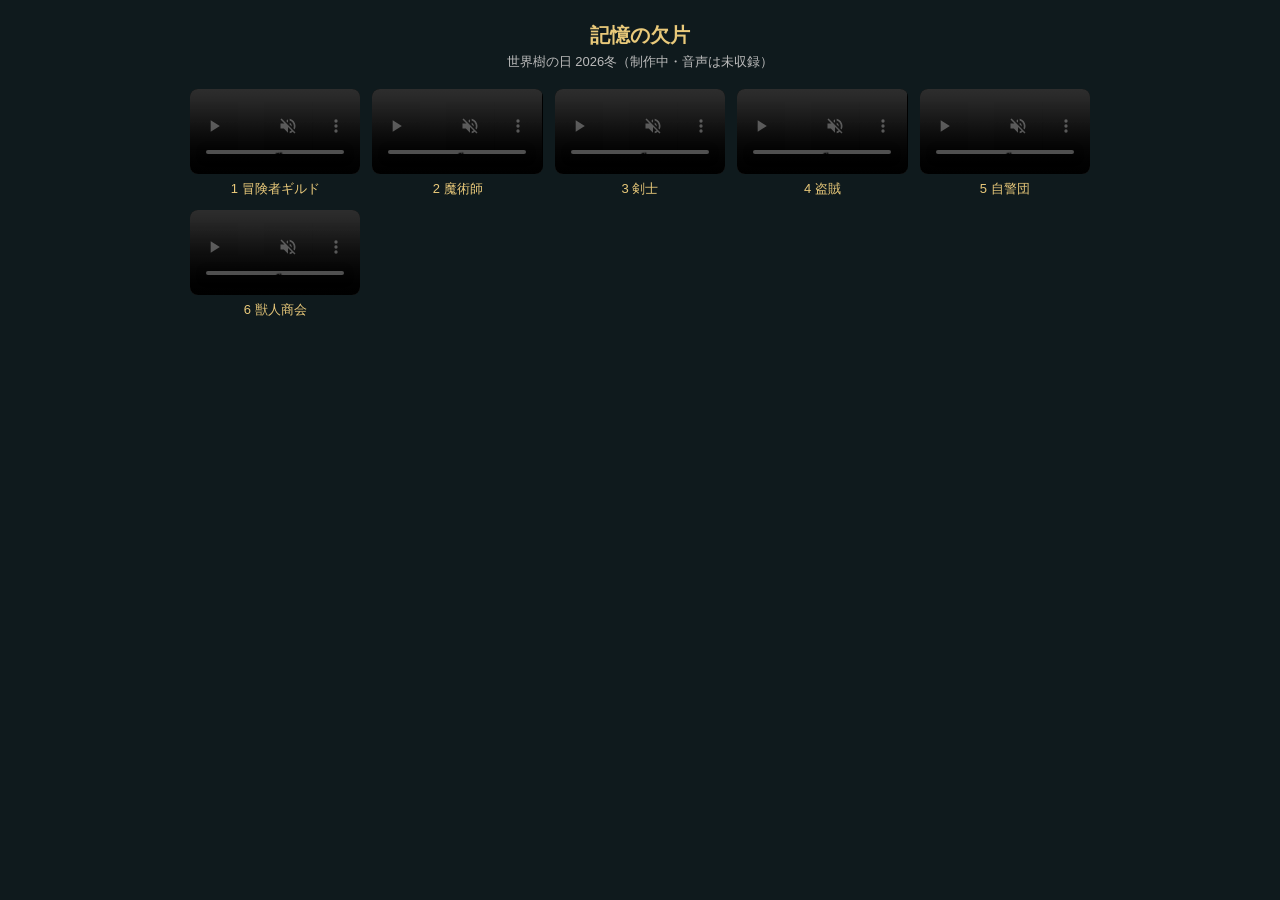
<file: 2026winter/kakera-m7q4/index.html>
<!doctype html><html lang="ja"><head><meta charset="utf-8"><meta name="viewport" content="width=device-width,initial-scale=1"><meta name="robots" content="noindex,nofollow">
<title>記憶の欠片｜世界樹の日 2026冬</title>
<style>body{margin:0;background:#0f1a1d;color:#eee;font-family:"Hiragino Sans","Yu Gothic",sans-serif}h1{font-size:20px;text-align:center;color:#e9c97a;margin:22px 16px 4px}p{text-align:center;font-size:13px;color:#bbb;margin:0 16px 18px}.g{display:grid;grid-template-columns:repeat(auto-fill,minmax(160px,1fr));gap:12px;padding:0 16px 30px;max-width:900px;margin:auto}figure{margin:0}video{width:100%;border-radius:8px;background:#000;display:block}figcaption{font-size:13px;text-align:center;margin-top:6px;color:#e9c97a}</style></head><body>
<h1>記憶の欠片</h1><p>世界樹の日 2026冬（制作中・音声は未収録）</p>
<div class="g">
<figure><video src="k1.mp4" controls muted playsinline loop preload="metadata"></video><figcaption>1 冒険者ギルド</figcaption></figure>
<figure><video src="k2.mp4" controls muted playsinline loop preload="metadata"></video><figcaption>2 魔術師</figcaption></figure>
<figure><video src="k3.mp4" controls muted playsinline loop preload="metadata"></video><figcaption>3 剣士</figcaption></figure>
<figure><video src="k4.mp4" controls muted playsinline loop preload="metadata"></video><figcaption>4 盗賊</figcaption></figure>
<figure><video src="k5.mp4" controls muted playsinline loop preload="metadata"></video><figcaption>5 自警団</figcaption></figure>
<figure><video src="k6.mp4" controls muted playsinline loop preload="metadata"></video><figcaption>6 獣人商会</figcaption></figure>
</div></body></html>
</file>
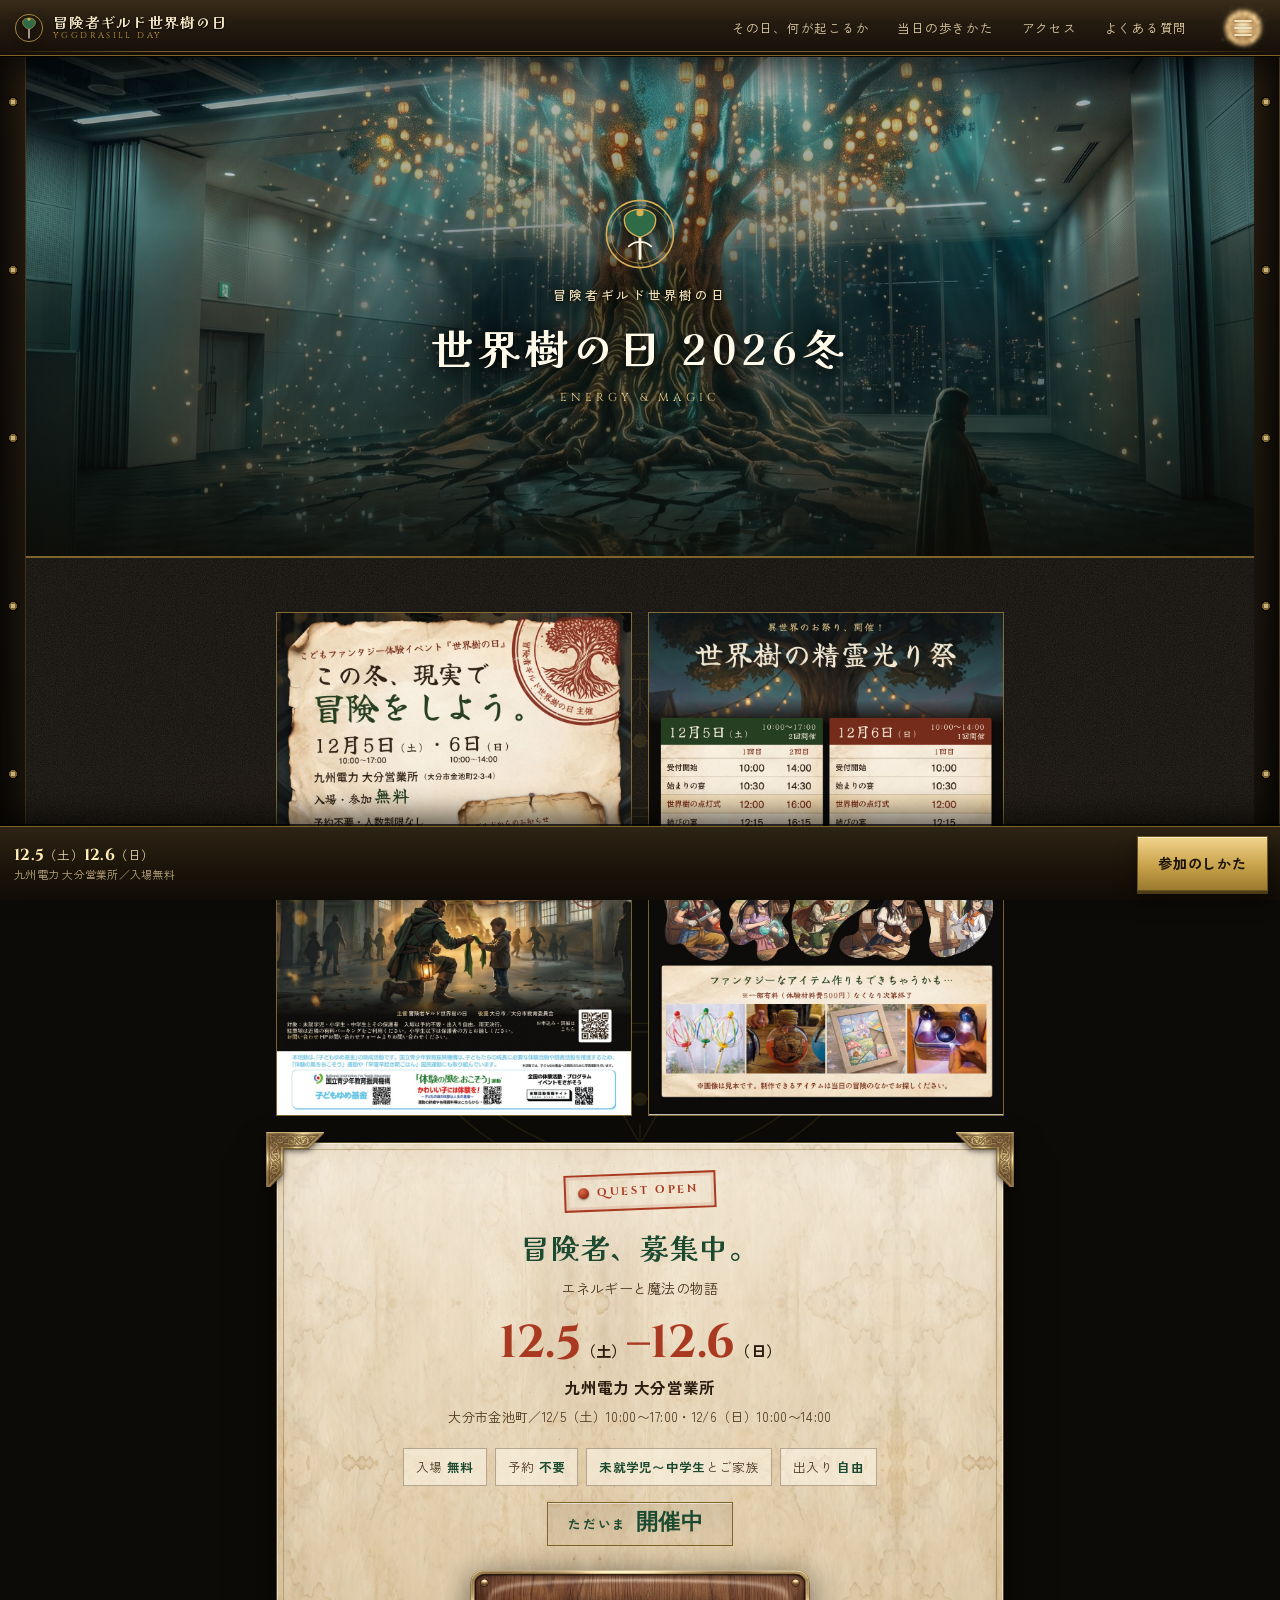
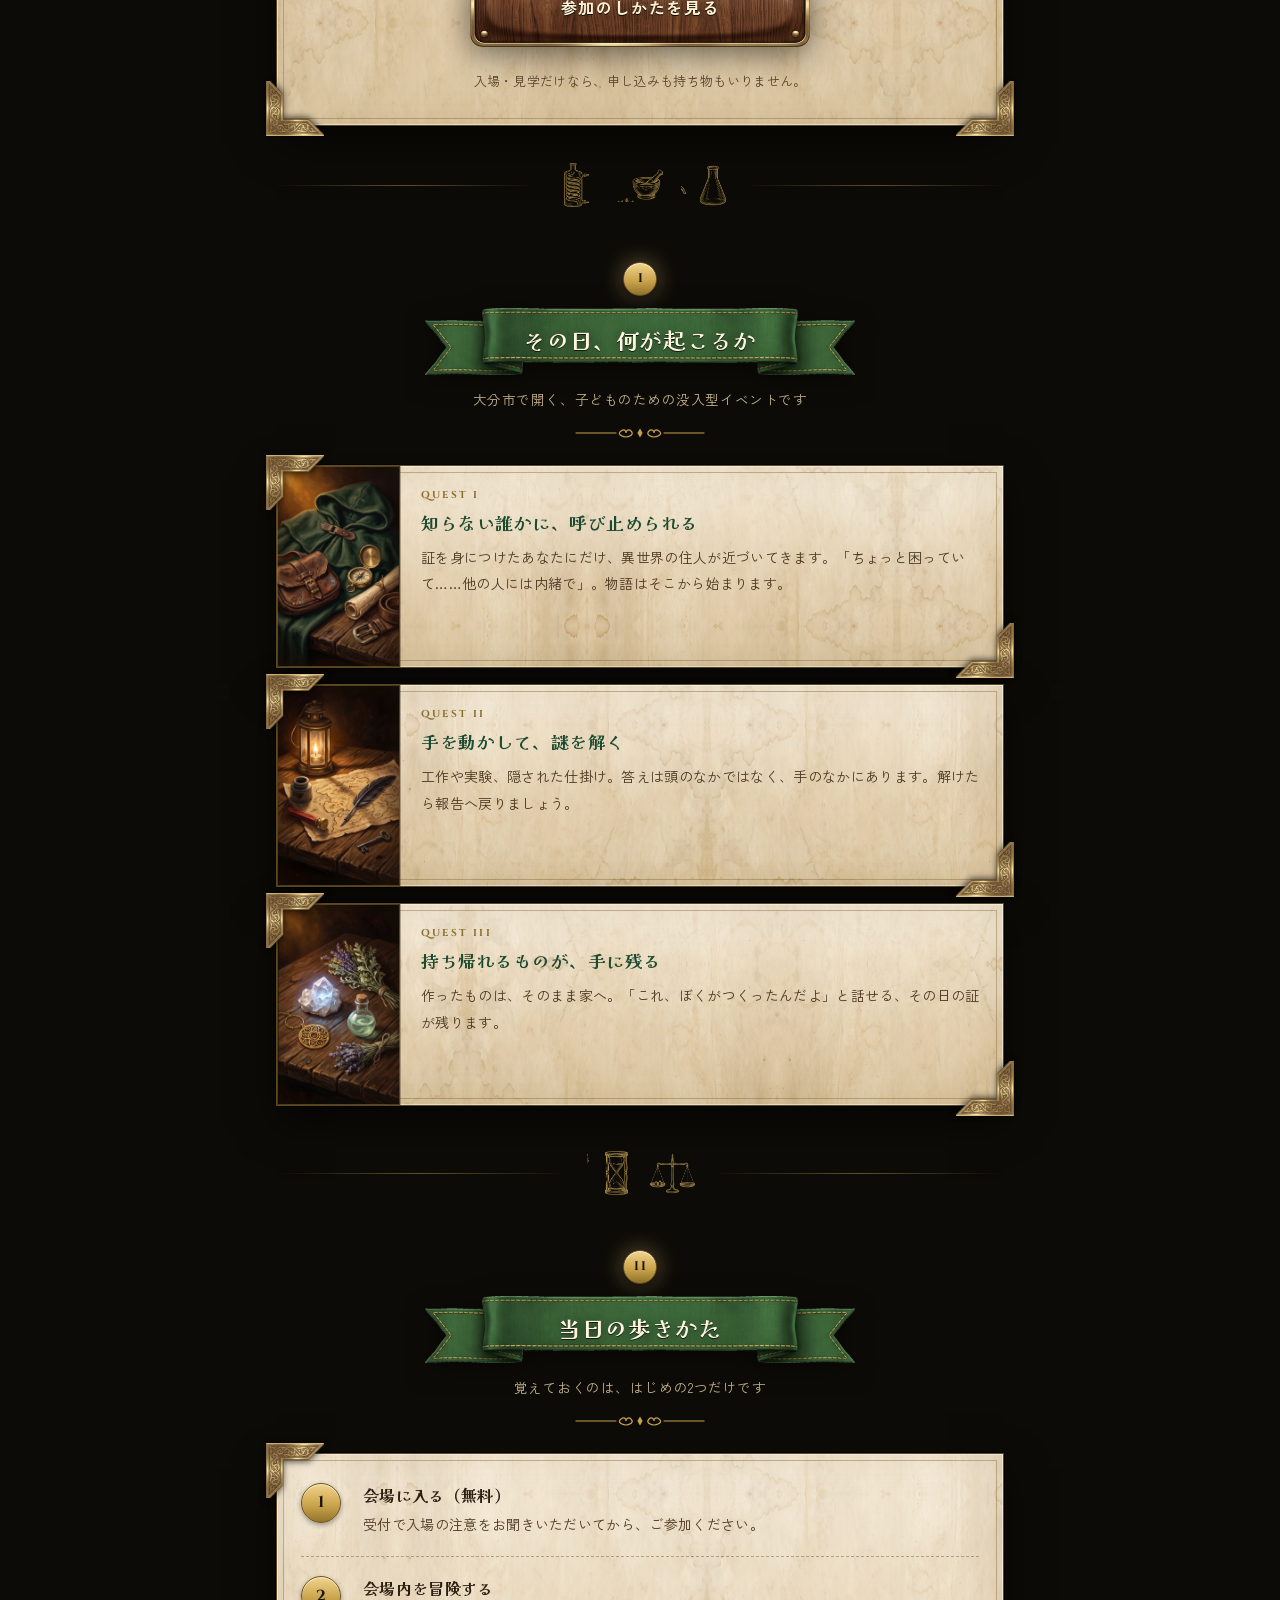
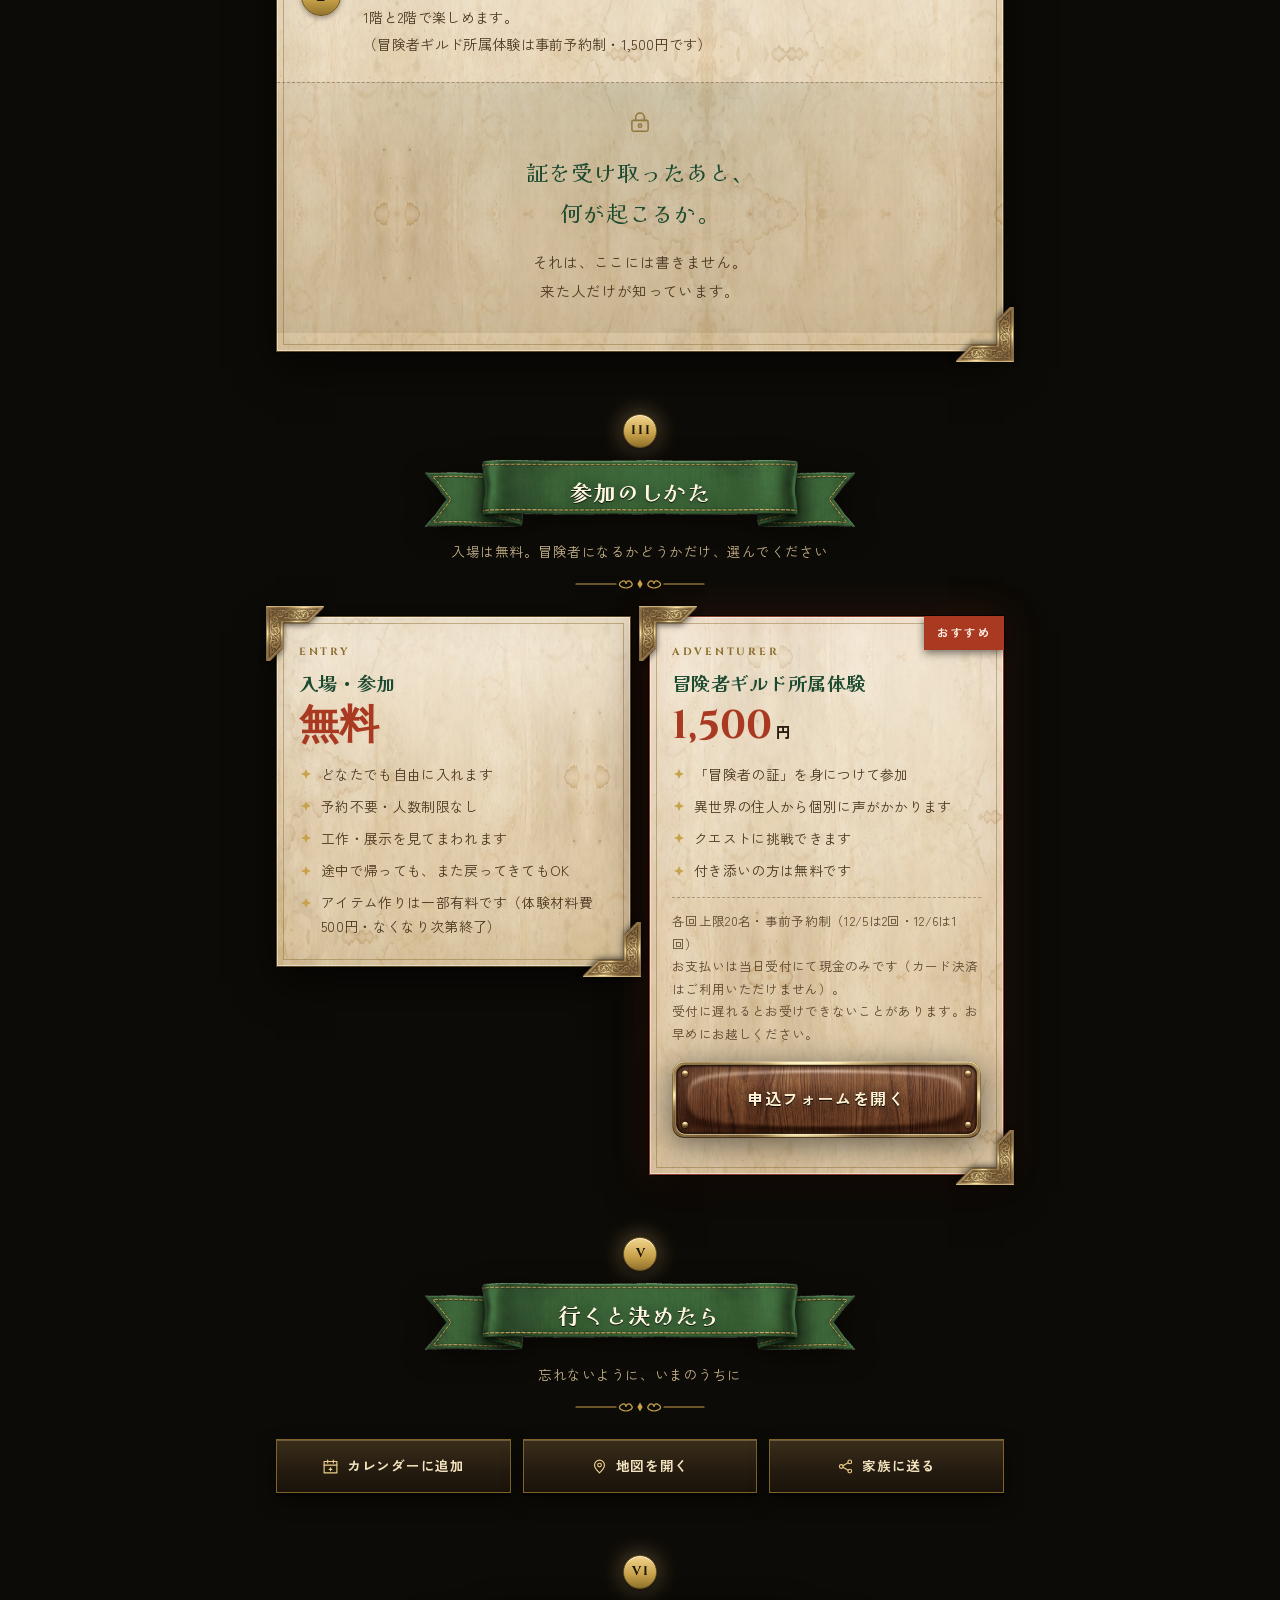
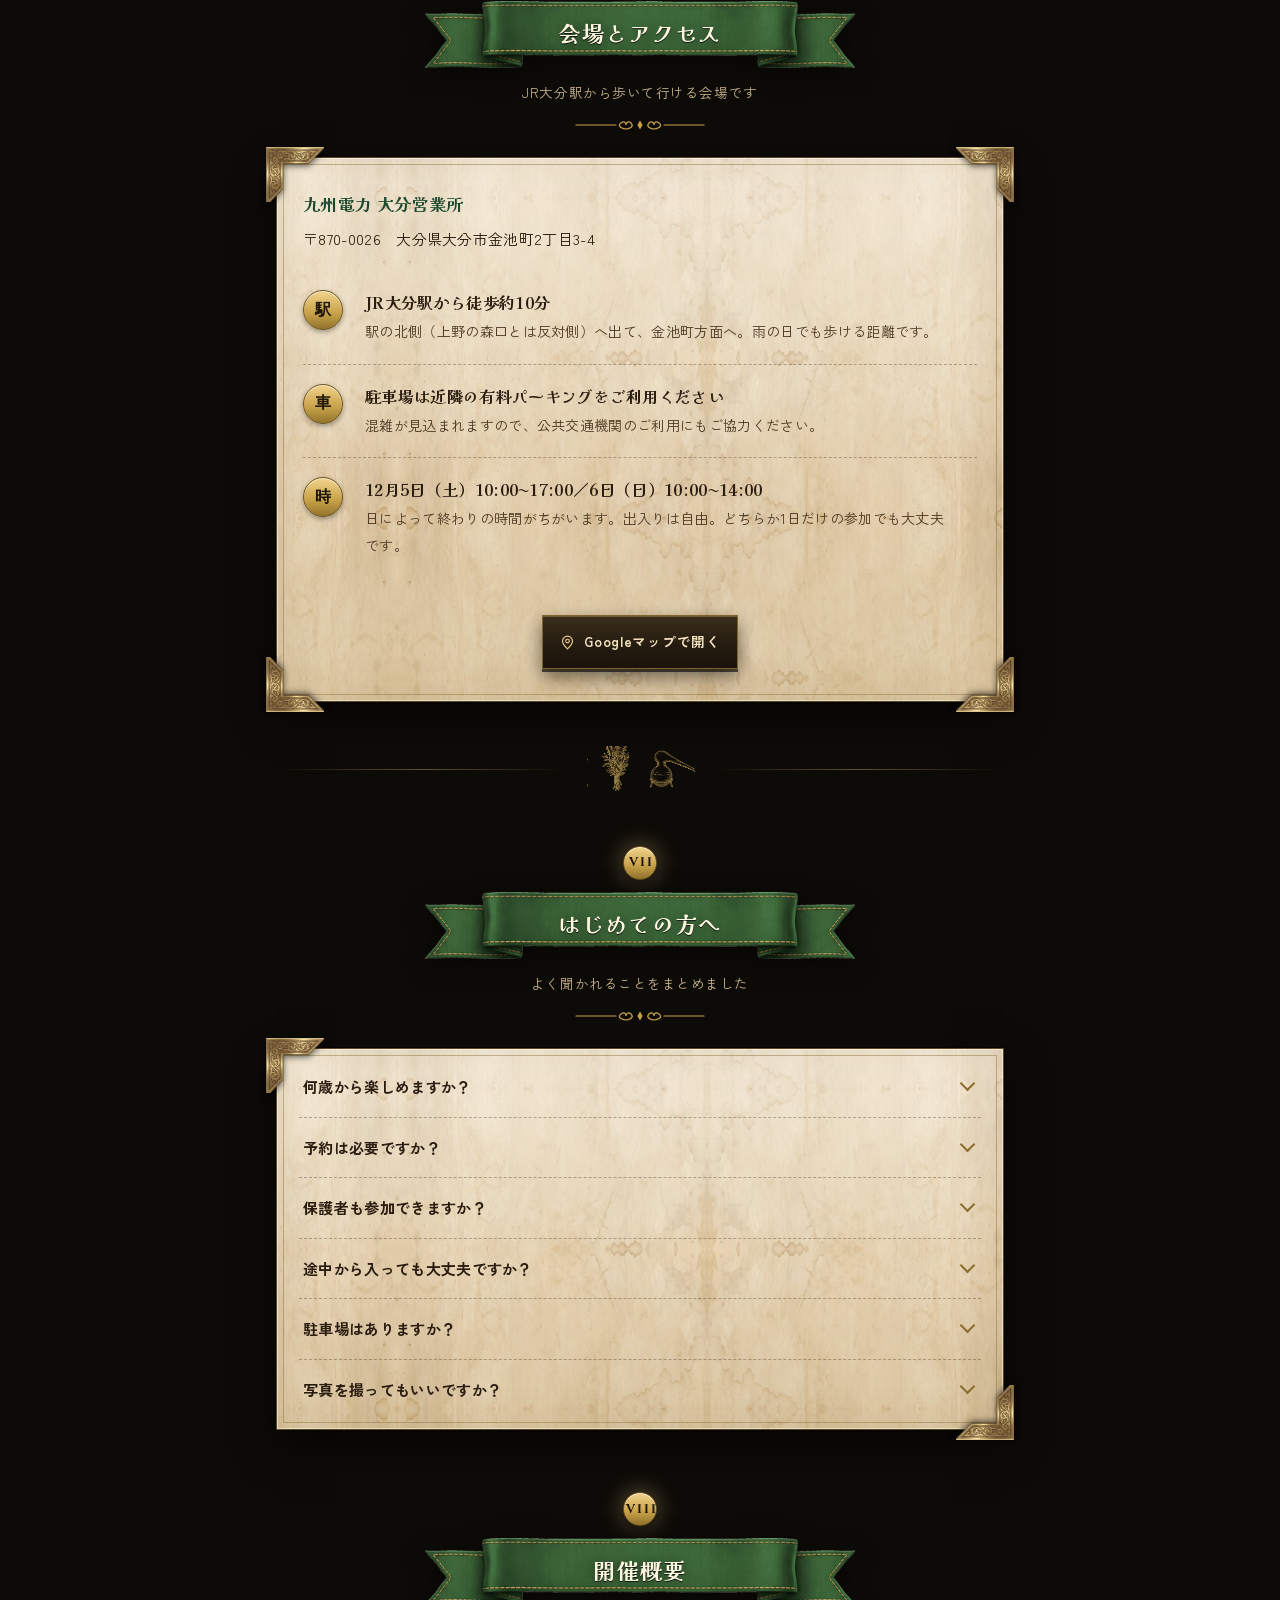
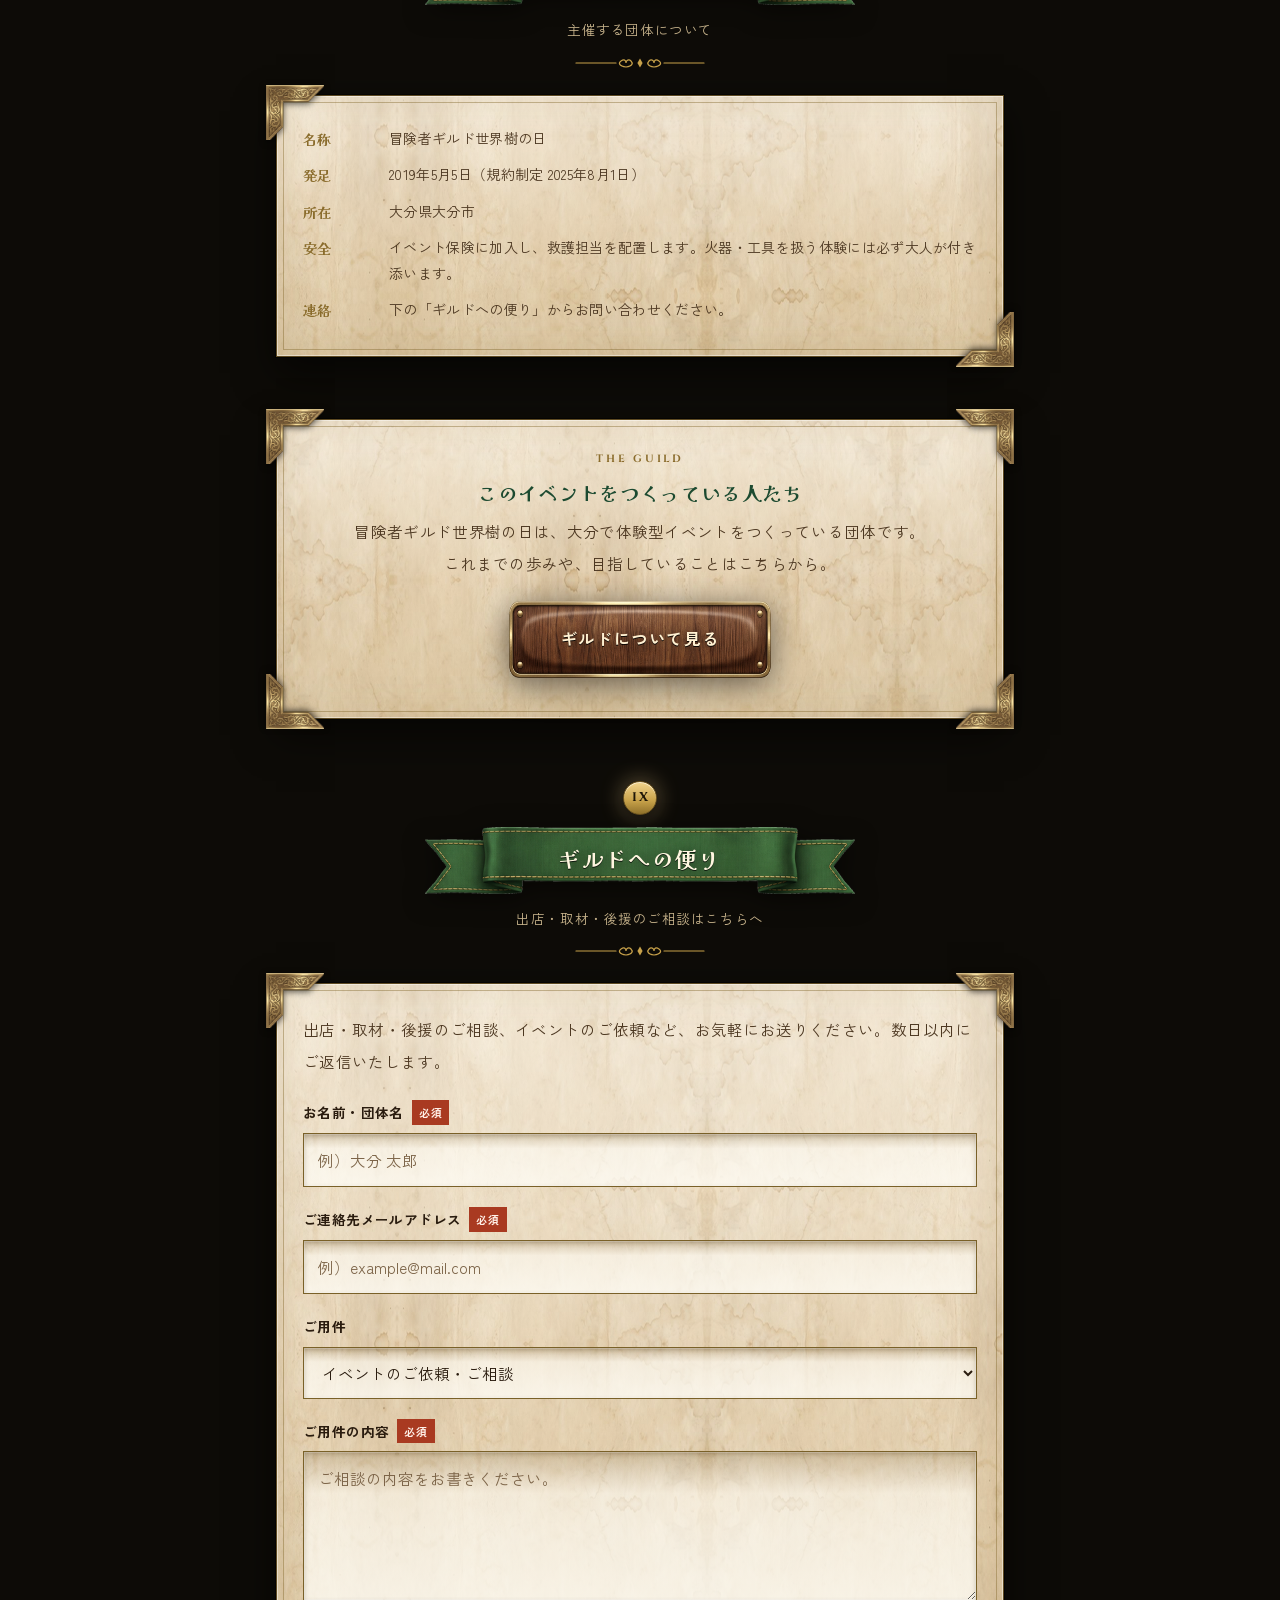
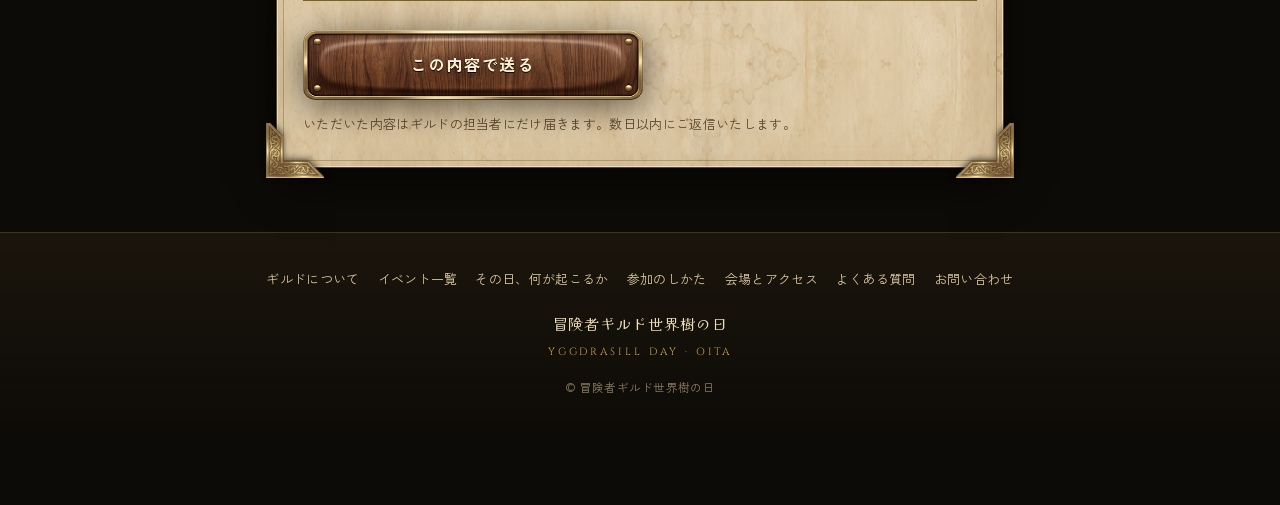
<file: event.html>
<!doctype html>
<html lang="ja">
<head>
<script async src="https://pagead2.googlesyndication.com/pagead/js/adsbygoogle.js?client=ca-pub-9466047123432701" crossorigin="anonymous"></script>
<meta charset="utf-8">
<meta name="viewport" content="width=device-width,initial-scale=1">
<title>世界樹の日 2026冬｜ページが移動しました</title>
<link rel="canonical" href="https://sekaijunohi.com/2026winter/">
<meta name="robots" content="noindex,follow">
<meta http-equiv="refresh" content="0;url=/2026winter/">
<script>location.replace("/2026winter/");</script>
<style>
  body{margin:0;min-height:100vh;display:grid;place-items:center;background:#0D0B07;color:#F6F1E3;
       font-family:"Zen Kaku Gothic New","Yu Gothic UI",system-ui,sans-serif;text-align:center;padding:24px}
  a{color:#D8AF52}
</style>
</head>
<body>
<div>
  <p>このページは <a href="/2026winter/">sekaijunohi.com/2026winter/</a> に移動しました。</p>
  <p>自動で移動しない場合は、上のリンクをお開きください。</p>
</div>
</body>
</html>
</file>
<file: assets/site.css>
@charset "utf-8";
/* =========================================================
   冒険者ギルド世界樹の日 — 共通スタイル
   見た目＝ギルドの石室（ダークな地 × 羊皮紙の札）
   ========================================================= */

:root{
  /* --- 羊皮紙（読ませる面）--- */
  --parch:#F1E5C9;
  --parch-2:#E3D3AC;
  --parch-3:#F8F1DE;
  --ink:#2A1C0F;          /* 本文  対 羊皮紙 ≒ 12:1 */
  --ink-soft:#4C3721;     /* 副文  ≒ 7.6:1 */
  --ink-faint:#5C462F;    /* 補足  ≒ 6.8:1 */

  /* --- 石室（囲いの面）--- */
  --deep:#0D0B07;
  --deep-2:#161209;
  --leather:#241B10;

  /* --- 金物・差し色 --- */
  --gold:#C8A24A;
  --gold-bright:#EFCF8B;
  --gold-dim:#7E6428;
  --forest:#1C4A30;
  --forest-2:#2E6B46;
  --forest-br:#8FDCAE;
  --ember:#A93A21;
  --ember-br:#FF9673;

  --edge:rgba(58,40,20,.34);
  --edge-soft:rgba(58,40,20,.16);
  --shadow:rgba(0,0,0,.55);

  --hud-h:56px;
  --dock-h:64px;
  --wrap:764px;
}

*,*::before,*::after{box-sizing:border-box;}
html{scroll-behavior:smooth;scroll-padding-top:calc(var(--hud-h) + 14px);}
@media (prefers-reduced-motion:reduce){html{scroll-behavior:auto;}}

body{
  margin:0;
  color:var(--ink);
  font-family:"Zen Kaku Gothic New","Hiragino Kaku Gothic ProN","Noto Sans JP",system-ui,sans-serif;
  font-size:16px;line-height:1.9;letter-spacing:.02em;
  -webkit-font-smoothing:antialiased;
  padding-top:var(--hud-h);
  padding-bottom:calc(var(--dock-h) + 8px);
  background-color:var(--deep);
  background-image:
    radial-gradient(120% 62% at 50% -6%, rgba(78,124,88,.20), transparent 62%),
    radial-gradient(90% 50% at 50% 108%, rgba(120,84,28,.14), transparent 60%),
    url("data:image/svg+xml;utf8,%3Csvg xmlns='http://www.w3.org/2000/svg' width='180' height='180'%3E%3Cfilter id='n'%3E%3CfeTurbulence type='fractalNoise' baseFrequency='.9' numOctaves='4'/%3E%3C/filter%3E%3Crect width='180' height='180' filter='url(%23n)' opacity='.16'/%3E%3C/svg%3E"),
    linear-gradient(180deg,#171308 0%,#0D0B07 46%,#120E08 100%);
  background-repeat:no-repeat,no-repeat,repeat,no-repeat;
}
@media (min-width:820px){ body{background-attachment:fixed,fixed,fixed,fixed;} }

h1,h2,h3,h4{font-family:"Kaisei Decol",serif;font-weight:700;margin:0;line-height:1.5;text-wrap:balance;}
p,li,dd,.ans{text-wrap:pretty;}
p{margin:0;}
a{color:inherit;}
img{display:block;max-width:100%;height:auto;}
ul{margin:0;padding:0;list-style:none;}

.wrap{max-width:var(--wrap);margin-left:auto;margin-right:auto;padding-left:18px;padding-right:18px;}
.cin{font-family:"Cinzel",serif;letter-spacing:.2em;}
.sr{position:absolute;width:1px;height:1px;overflow:hidden;clip:rect(0 0 0 0);white-space:nowrap;}
.skip{position:fixed;left:8px;top:-70px;z-index:200;background:var(--parch-3);color:var(--ink);
  padding:10px 16px;border:2px solid var(--gold);font-weight:700;text-decoration:none;transition:top .15s;}
.skip:focus{top:8px;}
:focus-visible{outline:3px solid var(--gold-bright);outline-offset:3px;}

/* =========================================================
   HUD（画面上の固定バー）
   ========================================================= */
.hud{
  position:fixed;inset:0 0 auto 0;height:var(--hud-h);z-index:80;
  display:flex;align-items:center;gap:12px;padding:0 14px;
  background:linear-gradient(180deg,#3A2C19 0%,#241B10 42%,#160F08 100%);
  border-bottom:1px solid var(--gold-dim);
  box-shadow:0 1px 0 rgba(0,0,0,.9), 0 12px 28px rgba(0,0,0,.55);
}
.hud::after{content:"";position:absolute;inset:auto 0 3px 0;height:1px;pointer-events:none;
  background:linear-gradient(90deg,transparent,rgba(200,162,74,.55) 12%,rgba(200,162,74,.55) 88%,transparent);}
.hud .mark{display:flex;align-items:center;gap:9px;text-decoration:none;flex:none;}
.hud .mark svg{width:30px;height:30px;flex:none;filter:drop-shadow(0 1px 3px rgba(0,0,0,.8));}
.hud .mark b{display:block;font-family:"Kaisei Decol",serif;font-size:14.5px;color:#F5E7C4;
  letter-spacing:.06em;text-shadow:0 1px 2px rgba(0,0,0,.9);white-space:nowrap;line-height:1.25;}
.hud .mark i{display:block;font-family:"Cinzel",serif;font-style:normal;font-size:8.5px;
  letter-spacing:.28em;color:var(--gold);line-height:1.2;}
.hud nav{margin-left:auto;display:flex;align-items:center;gap:2px;}
.hud nav a{text-decoration:none;color:#DFCCA4;font-size:12.5px;letter-spacing:.06em;
  padding:9px 12px;border:1px solid transparent;white-space:nowrap;}
.hud nav a:hover{color:#FFF3D6;border-color:rgba(200,162,74,.5);background:rgba(200,162,74,.10);}
.hud nav a[aria-current="page"]{color:#FFF3D6;border-color:rgba(200,162,74,.6);background:rgba(200,162,74,.16);}
.hud .cta{
  flex:none;margin-left:8px;text-decoration:none;font-weight:700;font-size:12.5px;letter-spacing:.08em;
  color:#1A1206;padding:9px 16px;white-space:nowrap;
  background:linear-gradient(180deg,#F2D48D,#C8A24A 55%,#9A7A2F);
  border:1px solid #6B5320;box-shadow:inset 0 1px 0 rgba(255,255,255,.55),0 2px 0 #4E3C16,0 6px 14px rgba(0,0,0,.5);
}
.hud .cta:hover{filter:brightness(1.08);}
.hud .cta:active{transform:translateY(1px);box-shadow:inset 0 1px 0 rgba(255,255,255,.4),0 1px 0 #4E3C16;}
@media (max-width:780px){
  .hud nav{display:none;}
  .hud .cta{margin-left:auto;}
  .hud .mark b{font-size:13px;}
}

/* 画面の左右の柱（大きい画面だけ） */
.rail{position:fixed;top:var(--hud-h);bottom:0;left:0;width:26px;z-index:5;pointer-events:none;display:none;
  background:
    linear-gradient(90deg,rgba(0,0,0,.6),rgba(0,0,0,0)),
    linear-gradient(180deg,#241B10,#14100A);
  border-right:1px solid rgba(200,162,74,.28);}
.rail.r{left:auto;right:0;border-right:0;border-left:1px solid rgba(200,162,74,.28);transform:scaleX(-1);}
.rail::before{content:"";position:absolute;inset:0;
  background-image:radial-gradient(circle at 13px 46px, #E7CE92 0 2.4px, #8A6C2C 2.4px 4px, rgba(0,0,0,.55) 4px 5.4px, transparent 5.4px);
  background-size:26px 168px;background-repeat:repeat-y;opacity:.85;}
@media (min-width:1180px){ .rail{display:block;} }

/* =========================================================
   共通パーツ：札（パネル）
   ========================================================= */
.panel{
  position:relative;
  background-color:var(--parch);
  background-image:
    linear-gradient(180deg,rgba(255,252,242,.55),rgba(226,210,172,.26) 60%,rgba(206,186,142,.40)),
    url("img/ui_parch_tile.jpg");
  background-size:auto, 620px auto;
  background-repeat:no-repeat, repeat;
  border:1px solid #5E4A22;
  box-shadow:
    inset 0 0 0 1px rgba(255,255,255,.45),
    inset 0 0 46px rgba(120,82,24,.13),
    0 0 0 1px rgba(0,0,0,.55),
    0 16px 38px rgba(0,0,0,.58);
}
.panel::before{content:"";position:absolute;inset:6px;border:1px solid rgba(126,100,40,.42);pointer-events:none;}
.panel:nth-of-type(2n){background-position:0 0, -190px -120px;}
.panel:nth-of-type(3n){background-position:0 0, -430px -260px;}
.panel:nth-of-type(4n){background-position:0 0, -80px -310px;}

/* 金の角飾り（素材を本来の大きさで使う） */
.corner{
  position:absolute;width:58px;height:55px;pointer-events:none;z-index:3;
  background:url("img/ui_corner.png") no-repeat center/contain;
  filter:drop-shadow(0 2px 3px rgba(0,0,0,.6));
}
.c-tl{top:-11px;left:-11px;}
.c-tr{top:-11px;right:-11px;transform:scaleX(-1);}
.c-bl{bottom:-11px;left:-11px;transform:scaleY(-1);}
.c-br{bottom:-11px;right:-11px;transform:scale(-1,-1);}
@media (max-width:560px){
  .corner{width:42px;height:40px;}
  .c-tl,.c-tr{top:-8px;} .c-bl,.c-br{bottom:-8px;}
  .c-tl,.c-bl{left:-8px;} .c-tr,.c-br{right:-8px;}
}

/* =========================================================
   ボタン
   ========================================================= */
.btn{
  display:inline-block;position:relative;text-decoration:none;
  color:#FFF1D2;font-weight:700;font-size:16px;letter-spacing:.1em;
  padding:22px 34px 24px;min-width:262px;text-align:center;cursor:pointer;border:0;
  font-family:inherit;
  background:url("img/ui_btn.png") no-repeat center/100% 100%;
  text-shadow:0 1px 0 rgba(0,0,0,.85),0 0 12px rgba(0,0,0,.6);
  filter:drop-shadow(0 6px 16px rgba(0,0,0,.55));
}
.btn:hover{filter:drop-shadow(0 8px 20px rgba(224,186,102,.32)) brightness(1.07);}
.btn:active{background-image:url("img/ui_btn_down.png");transform:translateY(2px);filter:none;}
.btn.wide{min-width:min(100%,340px);}
@media (prefers-reduced-motion:no-preference){
  .btn{transition:transform .1s ease,filter .18s ease;}
  .btn:hover{transform:translateY(-2px);}
}
@media (max-width:430px){.btn{min-width:min(100%,290px);font-size:15px;padding:20px 22px 22px;}}

/* 副ボタン（石のタブ） */
.tool{
  display:inline-flex;align-items:center;justify-content:center;gap:8px;
  text-decoration:none;font-size:13.5px;font-weight:700;letter-spacing:.05em;
  color:#F3E3BE;padding:13px 16px;cursor:pointer;font-family:inherit;
  background:linear-gradient(180deg,#3A2D1A,#241B10 60%,#1A1309);
  border:1px solid var(--gold-dim);
  box-shadow:inset 0 1px 0 rgba(240,210,140,.28),0 3px 0 rgba(0,0,0,.6),0 8px 18px rgba(0,0,0,.5);
}
.tool:hover{border-color:var(--gold);color:#FFF6E2;background:linear-gradient(180deg,#4A3A21,#2C2114 60%,#1F1710);}
.tool:active{transform:translateY(2px);box-shadow:inset 0 1px 0 rgba(240,210,140,.2),0 1px 0 rgba(0,0,0,.6);}
.tool svg{width:17px;height:17px;flex:none;fill:none;stroke:var(--gold-bright);stroke-width:1.6;
  stroke-linecap:round;stroke-linejoin:round;}

/* =========================================================
   扉（ヒーロー）
   ========================================================= */
.top{position:relative;overflow:hidden;border-bottom:2px solid var(--gold-dim);}
.top .bg{width:100%;height:clamp(320px,60svh,500px);object-fit:cover;object-position:center 46%;}
.top::after{
  content:"";position:absolute;inset:0;pointer-events:none;
  background:
    radial-gradient(62% 46% at 50% 46%, rgba(6,10,16,.62) 0%, rgba(6,10,16,.24) 58%, transparent 82%),
    linear-gradient(180deg,rgba(8,12,20,.42) 0%,rgba(8,12,20,.00) 34%,rgba(13,11,7,.86) 100%);
}
.crestwrap{position:absolute;inset:0;z-index:2;display:flex;flex-direction:column;
  align-items:center;justify-content:center;text-align:center;padding:0 20px 6px;}
.crest{width:74px;height:74px;filter:drop-shadow(0 3px 10px rgba(0,0,0,.85));}
.top .kicker{font-size:12.5px;font-weight:500;letter-spacing:.22em;color:#F7E7BD;margin-top:12px;
  text-shadow:0 1px 3px rgba(0,0,0,1),0 0 14px rgba(0,0,0,.95),0 0 30px rgba(0,0,0,.8);}
.top h1{font-size:clamp(27px,7.2vw,42px);letter-spacing:.12em;color:#FFF9EA;margin-top:8px;
  text-shadow:0 2px 12px rgba(0,0,0,.98),0 0 40px rgba(0,0,0,.9),0 0 72px rgba(0,0,0,.7);}
.top .en{font-family:"Cinzel",serif;font-size:11.5px;letter-spacing:.36em;color:var(--gold-bright);
  margin-top:9px;text-shadow:0 1px 9px rgba(0,0,0,.9);}

/* =========================================================
   高札（いちばん強い告知ブロック）
   ========================================================= */
.notice{margin-top:-58px;position:relative;z-index:10;}
.notice .panel{padding:30px 22px 32px;text-align:center;}
.stamp{
  display:inline-flex;align-items:center;gap:8px;
  border:2px solid var(--ember);color:var(--ember);
  font-family:"Cinzel",serif;font-size:11px;letter-spacing:.24em;font-weight:700;
  padding:6px 15px 6px 12px;transform:rotate(-2.2deg);margin-bottom:16px;
  box-shadow:inset 0 0 0 3px rgba(169,58,33,.12);
}
.stamp::before{content:"";width:11px;height:11px;border-radius:50%;
  background:radial-gradient(circle at 35% 30%,#D9694A 0%,var(--ember) 55%,#6E210F 100%);
  box-shadow:0 1px 2px rgba(0,0,0,.4);}
.notice h2{font-size:clamp(21px,5.6vw,28px);letter-spacing:.06em;color:var(--forest);}
.notice .sub{font-size:14px;color:var(--ink-soft);margin-top:7px;}
.dateline{font-family:"Cinzel",serif;font-weight:700;font-size:clamp(32px,9vw,46px);
  color:var(--ember);margin:18px 0 4px;font-variant-numeric:tabular-nums;line-height:1.08;}
.dateline b{font-family:"Zen Kaku Gothic New",sans-serif;font-size:15px;color:var(--ink);font-weight:700;}
.where{font-size:15.5px;font-weight:700;}
.where small{display:block;font-size:13px;font-weight:400;color:var(--ink-soft);margin-top:3px;}
.quickfacts{display:flex;justify-content:center;flex-wrap:wrap;gap:8px;margin-top:18px;}
.quickfacts span{font-size:12.5px;padding:6px 12px;border:1px solid var(--edge);
  background:rgba(255,250,235,.55);color:var(--ink-soft);}
.quickfacts span b{color:var(--forest);font-weight:700;}

/* =========================================================
   章見出し
   ========================================================= */
section{padding:54px 0 8px;position:relative;z-index:1;}
.chead{text-align:center;margin-bottom:26px;}
.chead .rn{
  font-family:"Cinzel",serif;font-size:12.5px;letter-spacing:.16em;color:#1E1608;font-weight:700;
  display:grid;place-items:center;width:34px;height:34px;margin:0 auto;border-radius:50%;text-indent:.16em;
  background:linear-gradient(180deg,#F2D48D,#C8A24A 58%,#93742C);
  border:1px solid #6B5320;box-shadow:inset 0 1px 0 rgba(255,255,255,.6),0 3px 8px rgba(0,0,0,.6);
}
.chead h2{
  display:inline-block;margin-top:12px;color:#FFF6E0;
  font-size:clamp(17px,4.4vw,22px);letter-spacing:.06em;line-height:1.35;
  padding:17px 46px 20px;min-width:min(100%,430px);max-width:100%;
  background:url("img/ui_ribbon.png") no-repeat center/100% 100%;
  text-shadow:0 1px 0 rgba(0,0,0,.7),0 0 14px rgba(0,0,0,.55);
  filter:drop-shadow(0 5px 12px rgba(0,0,0,.5));
}
.chead .lead{font-size:13.5px;color:#C8B48C;margin-top:12px;letter-spacing:.04em;text-wrap:pretty;}
.chead .dash{width:140px;height:12px;margin:14px auto 0;
  background:url("data:image/svg+xml;utf8,%3Csvg xmlns='http://www.w3.org/2000/svg' viewBox='0 0 132 12'%3E%3Cg stroke='%23C8A24A' fill='none' stroke-width='1.2' stroke-linecap='round'%3E%3Cpath d='M2 6h40'/%3E%3Cpath d='M90 6h40'/%3E%3Cpath d='M52 6c0-3 3-4 5-2s2 5-5 6c-7-1-8-4-5-6s5-1 5 2z'/%3E%3Cpath d='M80 6c0-3-3-4-5-2s-2 5 5 6c7-1 8-4 5-6s-5-1-5 2z'/%3E%3C/g%3E%3Cpath d='M66 1.6l2.6 4.4L66 10.4 63.4 6z' fill='%23C8A24A'/%3E%3C/svg%3E") no-repeat center/100% 100%;}

/* 彫刻の区切り */
.engrave{display:flex;align-items:center;justify-content:center;gap:18px;margin:36px auto 0;
  max-width:var(--wrap);padding:0 18px;opacity:.62;}
.engrave img{width:46px;height:46px;object-fit:contain;}
.engrave .rule{flex:1;height:1px;background:linear-gradient(90deg,transparent,rgba(200,162,74,.45),transparent);}

/* =========================================================
   本文まわり
   ========================================================= */
.pad{padding:30px 26px 32px;}
@media (max-width:560px){.pad{padding:24px 18px 26px;}}
.lede{font-family:"Kaisei Decol",serif;font-size:clamp(19px,5vw,23px);line-height:1.9;
  color:var(--forest);text-align:center;}
.body-t{font-size:15.5px;line-height:2.05;color:var(--ink-soft);}
.body-t + .body-t{margin-top:15px;}
.note{font-size:13px;color:var(--ink-faint);line-height:1.85;}
.stack{display:grid;gap:16px;}

.quests{display:grid;gap:16px;}
.quest{display:grid;grid-template-columns:124px 1fr;}
.quest .win{position:relative;overflow:hidden;border-right:1px solid var(--edge);}
.quest .win img{width:100%;height:100%;object-fit:cover;}
.quest .win::after{content:"";position:absolute;inset:0;pointer-events:none;
  box-shadow:inset 0 0 30px rgba(30,18,6,.6),inset 0 0 0 1px rgba(200,162,74,.5);}
.quest .body{padding:20px 20px 22px;}
.quest .tag{font-family:"Cinzel",serif;font-size:10px;letter-spacing:.22em;color:#8A6C2C;font-weight:700;}
.quest h3{font-size:17.5px;margin:5px 0 8px;letter-spacing:.03em;color:var(--forest);}
.quest p{font-size:14px;line-height:1.9;color:var(--ink-soft);}
@media (max-width:480px){.quest{grid-template-columns:92px 1fr;}.quest .body{padding:16px 14px 18px;}
  .quest h3{font-size:16px;}.quest p{font-size:13.5px;}}

.cards{display:grid;gap:14px;}
.cards .panel{padding:22px 22px 24px;}
.cards h3{font-size:17px;color:var(--forest);}
.cards p{font-size:14px;line-height:1.9;color:var(--ink-soft);margin-top:7px;}

.flow{display:grid;}
.fstep{display:grid;grid-template-columns:46px 1fr;gap:16px;padding:19px 0;border-bottom:1px dashed var(--edge);}
.fstep:last-child{border-bottom:none;}
.fno{width:40px;height:40px;border-radius:50%;display:grid;place-items:center;
  font-family:"Cinzel",serif;font-weight:700;font-size:16px;color:#1E1608;
  background:linear-gradient(180deg,#F2D48D,#C8A24A 58%,#93742C);
  border:1px solid #6B5320;box-shadow:inset 0 1px 0 rgba(255,255,255,.6),0 2px 5px rgba(0,0,0,.35);}
.fstep h4{font-size:16px;margin-bottom:4px;color:var(--ink);}
.fstep p{font-size:14px;color:var(--ink-soft);line-height:1.9;}

/* 料金の札 */
.plans{display:grid;gap:18px;}
@media (min-width:700px){.plans{grid-template-columns:1fr 1fr;align-items:start;}}
.plan{padding:26px 22px 28px;}
.plan .ph{font-family:"Cinzel",serif;font-size:10.5px;letter-spacing:.26em;color:#8A6C2C;font-weight:700;}
.plan h3{font-size:19px;margin:6px 0 4px;color:var(--forest);}
.plan .price{font-family:"Cinzel",serif;font-weight:700;font-size:40px;line-height:1.2;color:var(--ember);}
.plan .price small{font-family:"Zen Kaku Gothic New",sans-serif;font-size:15px;color:var(--ink);margin-left:3px;}
.plan ul{margin-top:12px;display:grid;gap:8px;}
.plan li{font-size:13.8px;line-height:1.75;color:var(--ink-soft);padding-left:22px;position:relative;}
.plan li::before{content:"";position:absolute;left:2px;top:.55em;width:10px;height:10px;
  background:url("data:image/svg+xml;utf8,%3Csvg xmlns='http://www.w3.org/2000/svg' viewBox='0 0 10 10'%3E%3Cpath d='M5 0l1.5 3.5L10 5 6.5 6.5 5 10 3.5 6.5 0 5l3.5-1.5z' fill='%23C8A24A'/%3E%3C/svg%3E") no-repeat center/contain;}
.plan.paid{border-color:#8A4028;
  box-shadow:inset 0 0 0 1px rgba(255,255,255,.45),inset 0 0 46px rgba(169,58,33,.10),
    0 0 0 1px rgba(0,0,0,.55),0 16px 38px rgba(0,0,0,.58),0 0 34px rgba(169,58,33,.24);}
.plan .flag{position:absolute;top:-1px;right:-1px;background:var(--ember);color:#FFEFE4;
  font-size:11.5px;font-weight:700;letter-spacing:.12em;padding:6px 13px;z-index:4;
  box-shadow:0 3px 8px rgba(0,0,0,.5);}
.plan .limited{margin-top:15px;font-size:12.5px;color:var(--ink-faint);
  border-top:1px dashed var(--edge);padding-top:12px;line-height:1.8;}

/* 写真の窓 */
.gal{position:relative;}
.gal-track{display:grid;grid-template-columns:repeat(3,1fr);gap:14px;}
.gal-dots{display:none;}
.win2{position:relative;margin:0;border:1px solid #5E4A22;overflow:hidden;
  box-shadow:0 0 0 1px rgba(0,0,0,.5),0 12px 26px rgba(0,0,0,.55);}
.win2 img{width:100%;height:auto;aspect-ratio:3/4;object-fit:cover;}

@media (max-width:700px){
  .gal-track{
    display:flex;gap:14px;overflow-x:auto;overscroll-behavior-x:contain;
    scroll-snap-type:x mandatory;-webkit-overflow-scrolling:touch;
    margin:0 -18px;padding:3px 18px 4px;scrollbar-width:none;
  }
  .gal-track::-webkit-scrollbar{display:none;}
  .gal-track .win2{flex:0 0 78%;scroll-snap-align:center;}
  .win2 img{aspect-ratio:4/5;}
  .win2 figcaption{font-size:13px;padding:22px 14px 12px;}
  .gal-dots{display:flex;justify-content:center;gap:9px;margin-top:16px;}
  .gal-dots button{
    width:9px;height:9px;padding:0;border-radius:50%;cursor:pointer;
    border:1px solid var(--gold-dim);background:transparent;
    transition:background .2s,transform .2s,border-color .2s;
  }
  .gal-dots button[aria-current="true"]{background:var(--gold);border-color:var(--gold);transform:scale(1.35);}
  .gal-hint{display:block;text-align:center;font-size:11.5px;color:#9C8B6C;margin-top:10px;letter-spacing:.08em;}
}
.gal-hint{display:none;}
.win2::after{content:"";position:absolute;inset:0;pointer-events:none;
  box-shadow:inset 0 0 34px rgba(20,12,4,.7),inset 0 0 0 1px rgba(200,162,74,.42);}
.win2 figcaption{position:absolute;left:0;right:0;bottom:0;z-index:2;
  font-size:11.5px;color:#F2E4C4;padding:16px 10px 9px;letter-spacing:.03em;
  background:linear-gradient(180deg,transparent,rgba(10,8,4,.88));}

/* 年表 */
.recs{display:grid;}
.rec{display:grid;grid-template-columns:76px 1fr;gap:14px;padding:14px 0;border-bottom:1px dashed var(--edge);}
.rec:last-child{border-bottom:none;}
.rec .y{font-family:"Cinzel",serif;font-size:13px;font-weight:700;color:#8A6C2C;padding-top:2px;}
.rec .t{font-size:14px;color:var(--ink);line-height:1.7;}
.rec .t small{display:block;color:var(--ink-faint);font-size:12.5px;margin-top:2px;}

/* 印（後援） */
.seals{display:flex;flex-wrap:wrap;justify-content:center;gap:9px;}
.seals li{font-size:12.5px;color:#E3D2AA;letter-spacing:.05em;padding:8px 14px;
  border:1px solid rgba(200,162,74,.45);background:rgba(200,162,74,.09);}

/* 定義リスト */
.reg{display:grid;grid-template-columns:70px 1fr;gap:10px 16px;margin:0;font-size:14px;}
.reg dt{font-weight:700;color:#8A6C2C;font-family:"Kaisei Decol",serif;}
.reg dd{margin:0;color:var(--ink-soft);line-height:1.85;}
.reg a{color:var(--forest);font-weight:700;}
@media (max-width:480px){.reg{grid-template-columns:1fr;gap:2px 0;}.reg dd{margin-bottom:12px;}}

/* FAQ */
details{border-bottom:1px dashed var(--edge);}
details:last-of-type{border-bottom:none;}
summary{cursor:pointer;list-style:none;padding:17px 34px 17px 4px;position:relative;
  font-weight:700;font-size:15px;color:var(--ink);line-height:1.7;}
summary::-webkit-details-marker{display:none;}
summary::after{content:"";position:absolute;right:8px;top:50%;width:11px;height:11px;margin-top:-9px;
  border-right:2px solid #8A6C2C;border-bottom:2px solid #8A6C2C;transform:rotate(45deg);transition:transform .2s;}
details[open] summary::after{transform:rotate(-135deg);margin-top:-3px;}
.ans{padding:0 6px 20px 4px;font-size:14px;line-height:1.95;color:var(--ink-soft);}

/* 行動セット */
.actions{display:grid;grid-template-columns:repeat(auto-fit,minmax(168px,1fr));gap:12px;}

/* アクセス */
.access{display:grid;gap:18px;}
.access .addr{font-size:15px;color:var(--ink);line-height:1.9;}
.access .addr b{font-size:17px;font-family:"Kaisei Decol",serif;color:var(--forest);display:block;margin-bottom:4px;}

/* フォーム */
.letter{padding:30px 26px 32px;}
@media (max-width:560px){.letter{padding:24px 18px 26px;}}
.fld{margin-bottom:20px;}
.fld label{display:block;font-size:13.5px;font-weight:700;color:var(--ink);margin-bottom:7px;letter-spacing:.03em;}
.req{display:inline-block;margin-left:8px;font-size:11px;font-weight:700;color:#FFF0E8;
  background:var(--ember);padding:2px 7px;letter-spacing:.06em;vertical-align:1px;}
.fld input,.fld select,.fld textarea{
  width:100%;font-family:inherit;font-size:15.5px;color:var(--ink);line-height:1.7;
  padding:13px 14px;border:1px solid #7A6128;border-radius:0;
  background:linear-gradient(180deg,rgba(96,74,36,.16),rgba(255,253,246,.60) 28%,rgba(255,253,246,.78));
  box-shadow:inset 0 2px 5px rgba(74,56,24,.28),inset 0 0 0 1px rgba(255,255,255,.35);
}
.fld textarea{min-height:150px;resize:vertical;}
.fld input::placeholder,.fld textarea::placeholder{color:#7C6448;opacity:1;}
.fld input:focus,.fld select:focus,.fld textarea:focus{outline:3px solid var(--gold);outline-offset:1px;
  background:linear-gradient(180deg,rgba(96,74,36,.10),#FFFDF6 28%,#FFFDF6);}
.hint{font-size:13px;color:var(--ink-faint);margin-top:12px;line-height:1.8;}
.hint.err{color:var(--ember);font-weight:700;}

/* 送信できたときの札 */
.sent{text-align:center;padding:22px 6px 10px;}
.sent:focus{outline:none;}
.sent .seal{width:64px;height:64px;margin:0 auto 16px;color:var(--forest);}
.sent .seal svg{width:100%;height:100%;display:block;}
.sent h3{font-size:20px;color:var(--forest);letter-spacing:.05em;}
.sent p{margin-top:12px;font-size:14.5px;line-height:2;color:var(--ink-soft);}
.direct{margin-top:22px;padding-top:18px;border-top:1px dashed var(--edge);
  font-size:13px;color:var(--ink-soft);text-align:center;line-height:1.9;}
.direct a{color:var(--forest);font-weight:700;}

/* =========================================================
   下の固定バー（主動線）
   ========================================================= */
.dock{
  position:fixed;left:0;right:0;bottom:0;z-index:70;min-height:var(--dock-h);
  display:flex;align-items:center;gap:12px;padding:9px 12px 9px 14px;
  background:linear-gradient(180deg,#2E2415,#1A1309 60%,#100C06);
  border-top:1px solid var(--gold-dim);
  box-shadow:0 -2px 0 rgba(0,0,0,.7),0 -12px 28px rgba(0,0,0,.6);
}
.dock .d1{font-size:12.5px;color:#E6D5AE;line-height:1.45;letter-spacing:.02em;}
.dock .d1 b{font-family:"Cinzel",serif;font-size:16px;color:#FFE9B4;font-weight:700;}
.dock .d1 small{display:block;font-size:11px;color:#B9A47C;}
.dock a.go{
  margin-left:auto;flex:none;text-decoration:none;font-weight:700;font-size:14px;letter-spacing:.06em;
  color:#1A1206;padding:13px 20px;
  background:linear-gradient(180deg,#F2D48D,#C8A24A 55%,#9A7A2F);
  border:1px solid #6B5320;box-shadow:inset 0 1px 0 rgba(255,255,255,.55),0 3px 0 #4E3C16,0 8px 16px rgba(0,0,0,.5);
}
.dock a.go:active{transform:translateY(2px);box-shadow:inset 0 1px 0 rgba(255,255,255,.4),0 1px 0 #4E3C16;}
@media (max-width:380px){.dock .d1 b{font-size:14px;}.dock a.go{padding:12px 14px;font-size:13px;}}

/* =========================================================
   足もと
   ========================================================= */
footer{margin-top:56px;padding:34px 18px;text-align:center;
  border-top:1px solid rgba(200,162,74,.28);
  background:linear-gradient(180deg,rgba(36,27,16,.6),rgba(13,11,7,.9));}
footer .fnav{display:flex;flex-wrap:wrap;justify-content:center;gap:6px 18px;margin-bottom:18px;}
footer .fnav a{font-size:13px;color:#D8C69E;text-decoration:none;}
footer .fnav a:hover{color:#FFF3D6;text-decoration:underline;}
footer .name{font-family:"Kaisei Decol",serif;font-size:15px;color:#EBDAB4;letter-spacing:.06em;}
footer .en{font-family:"Cinzel",serif;font-size:10.5px;letter-spacing:.28em;color:var(--gold);margin-top:5px;}
footer .cr{font-size:11.5px;color:#8A7B60;margin-top:14px;}

/* 天球儀（飾り） */
.orrery{position:absolute;left:50%;transform:translateX(-50%);width:min(560px,92vw);aspect-ratio:1;
  pointer-events:none;z-index:0;opacity:.13;}
.orrery svg{width:100%;height:100%;display:block;}
@keyframes spin{to{transform:rotate(360deg);}}
.orrery .ring-a{transform-origin:50% 50%;animation:spin 180s linear infinite;}
.orrery .ring-b{transform-origin:50% 50%;animation:spin 112s linear infinite reverse;}
@media (prefers-reduced-motion:reduce){.orrery .ring-a,.orrery .ring-b{animation:none;}}

/* =========================================================
   動き（すべて prefers-reduced-motion で止まる）
   ========================================================= */

/* --- スクロールで浮かび上がる --- */
.reveal{opacity:0;transform:translateY(22px);}
@media (prefers-reduced-motion:no-preference){
  .reveal{transition:opacity .7s cubic-bezier(.22,.7,.3,1),transform .7s cubic-bezier(.22,.7,.3,1);}
}
.reveal.in{opacity:1;transform:none;}
@media (prefers-reduced-motion:reduce){ .reveal{opacity:1;transform:none;} }
.no-js .reveal{opacity:1;transform:none;}

/* --- HUD のスクロール進捗（金の線） --- */
.hud .prog{position:absolute;left:0;bottom:0;height:2px;width:0;z-index:2;pointer-events:none;
  background:linear-gradient(90deg,#8A6C2C,#EFCF8B 60%,#FFF3D6);
  box-shadow:0 0 10px rgba(239,207,139,.75);}

/* --- 扉に漂う灯りの粒 --- */
.embers{position:absolute;inset:0;z-index:1;pointer-events:none;overflow:hidden;}
.embers i{position:absolute;bottom:-14px;width:var(--s,4px);height:var(--s,4px);border-radius:50%;
  background:radial-gradient(circle at 40% 35%, #FFF3CE 0%, #F0C463 45%, rgba(220,150,50,0) 72%);
  opacity:0;will-change:transform,opacity;}
@keyframes drift{
  0%{opacity:0;transform:translate3d(0,0,0) scale(.7);}
  12%{opacity:var(--o,.85);}
  70%{opacity:var(--o,.85);}
  100%{opacity:0;transform:translate3d(var(--dx,20px),calc(var(--h,-320px)),0) scale(1.15);}
}
@media (prefers-reduced-motion:no-preference){
  .embers i{animation:drift var(--d,11s) linear var(--delay,0s) infinite;}
}

/* --- 扉のゆるいパララックス --- */
@media (prefers-reduced-motion:no-preference) and (min-width:760px){
  .top .bg{will-change:transform;}
}

/* --- 開催までの日数 --- */
.countdown{
  display:inline-flex;align-items:baseline;gap:9px;margin-top:16px;
  padding:9px 20px 10px;border:1px solid var(--gold-dim);
  background:linear-gradient(180deg,rgba(60,44,18,.09),rgba(60,44,18,.02));
  box-shadow:inset 0 1px 0 rgba(255,255,255,.5);
}
.countdown .lb{font-size:12.5px;letter-spacing:.14em;color:var(--ink-soft);font-weight:700;}
.countdown .n{font-family:"Cinzel",serif;font-weight:700;font-size:30px;line-height:1;
  color:var(--ember);font-variant-numeric:tabular-nums;}
.countdown .u{font-size:13px;font-weight:700;color:var(--ink-soft);}
.countdown.today .n,.countdown.today .lb{color:var(--forest);}
.countdown[hidden]{display:none;}

/* --- ボタンに光沢が走る --- */
.btn{overflow:hidden;}
.btn::after{content:"";position:absolute;top:0;bottom:0;left:-60%;width:38%;pointer-events:none;
  background:linear-gradient(100deg,transparent,rgba(255,244,214,.30),transparent);
  transform:skewX(-18deg);}
@media (prefers-reduced-motion:no-preference){
  .btn::after{animation:sheen 5.5s ease-in-out infinite;}
  .btn:hover::after{animation-duration:1.6s;}
}
@keyframes sheen{0%,72%{left:-60%;}92%,100%{left:118%;}}

/* --- 札がすこし浮く（マウスがある画面だけ） --- */
@media (hover:hover) and (prefers-reduced-motion:no-preference){
  .quest,.cards .panel,.plan,.win2{transition:transform .28s ease,box-shadow .28s ease;}
  .quest:hover,.cards .panel:hover,.plan:hover{transform:translateY(-3px);
    box-shadow:inset 0 0 0 1px rgba(255,255,255,.45),inset 0 0 46px rgba(120,82,24,.13),
      0 0 0 1px rgba(0,0,0,.55),0 22px 46px rgba(0,0,0,.62);}
  .win2:hover{transform:translateY(-3px);}
  .win2 img{transition:transform .5s ease;}
  .win2:hover img{transform:scale(1.05);}
}

/* --- 章番号がスクロールで光る --- */
@media (prefers-reduced-motion:no-preference){
  .chead .rn{transition:box-shadow .4s ease,transform .4s ease;}
  .chead.in .rn{box-shadow:inset 0 1px 0 rgba(255,255,255,.6),0 3px 8px rgba(0,0,0,.6),0 0 22px rgba(239,207,139,.45);}
}

/* --- 「ここから先は書かない」の帯 --- */
.veil{
  margin:6px -24px 0;padding:26px 24px 28px;text-align:center;
  border-top:1px dashed var(--edge);
  background:
    radial-gradient(70% 100% at 50% 0%, rgba(28,74,48,.10), transparent 70%),
    linear-gradient(180deg, rgba(70,52,22,.05), rgba(70,52,22,.10));
}
.veil .k{
  font-family:"Kaisei Decol",serif;font-size:clamp(18px,4.8vw,22px);line-height:1.85;
  color:var(--forest);letter-spacing:.04em;
}
.veil p:last-child{margin-top:14px;font-size:14.5px;line-height:2;color:var(--ink-soft);}
.veil::before{
  content:"";display:block;width:26px;height:26px;margin:0 auto 16px;opacity:.85;
  background:url("data:image/svg+xml;utf8,%3Csvg xmlns='http://www.w3.org/2000/svg' viewBox='0 0 24 24'%3E%3Cg fill='none' stroke='%238A6C2C' stroke-width='1.4' stroke-linecap='round' stroke-linejoin='round'%3E%3Crect x='4.5' y='10.5' width='15' height='10' rx='1.6'/%3E%3Cpath d='M8 10.5V7.6a4 4 0 0 1 8 0v2.9'/%3E%3Ccircle cx='12' cy='15.4' r='1.5'/%3E%3C/g%3E%3C/svg%3E") no-repeat center/contain;
}
@media (max-width:560px){ .veil{margin-left:-18px;margin-right:-18px;padding:22px 18px 24px;} }

/* チラシ（2026冬ページ） */
.flyers{display:grid;gap:16px;}
@media (min-width:700px){.flyers{grid-template-columns:1fr 1fr;}}
.flyers a{display:block;}
.flyers img{display:block;width:100%;height:auto;border:1px solid rgba(216,175,82,.55);}
</file>
